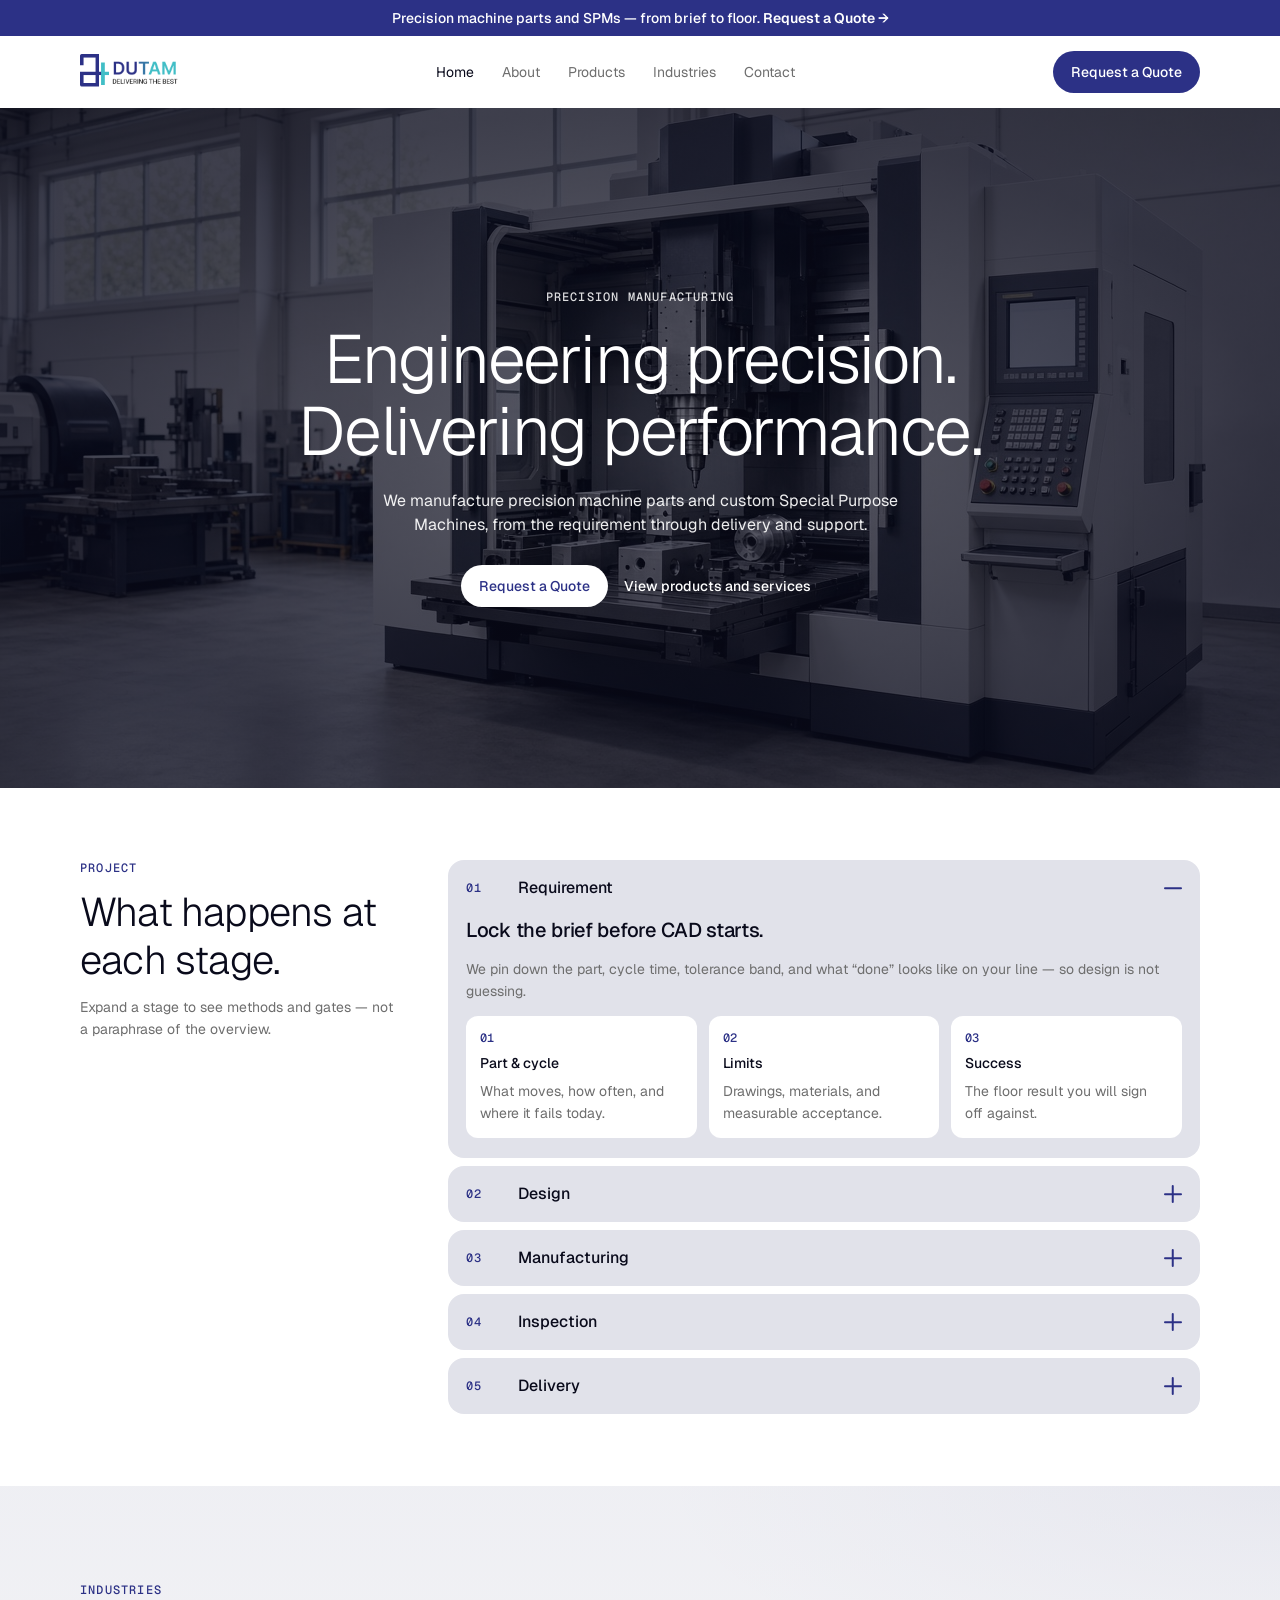
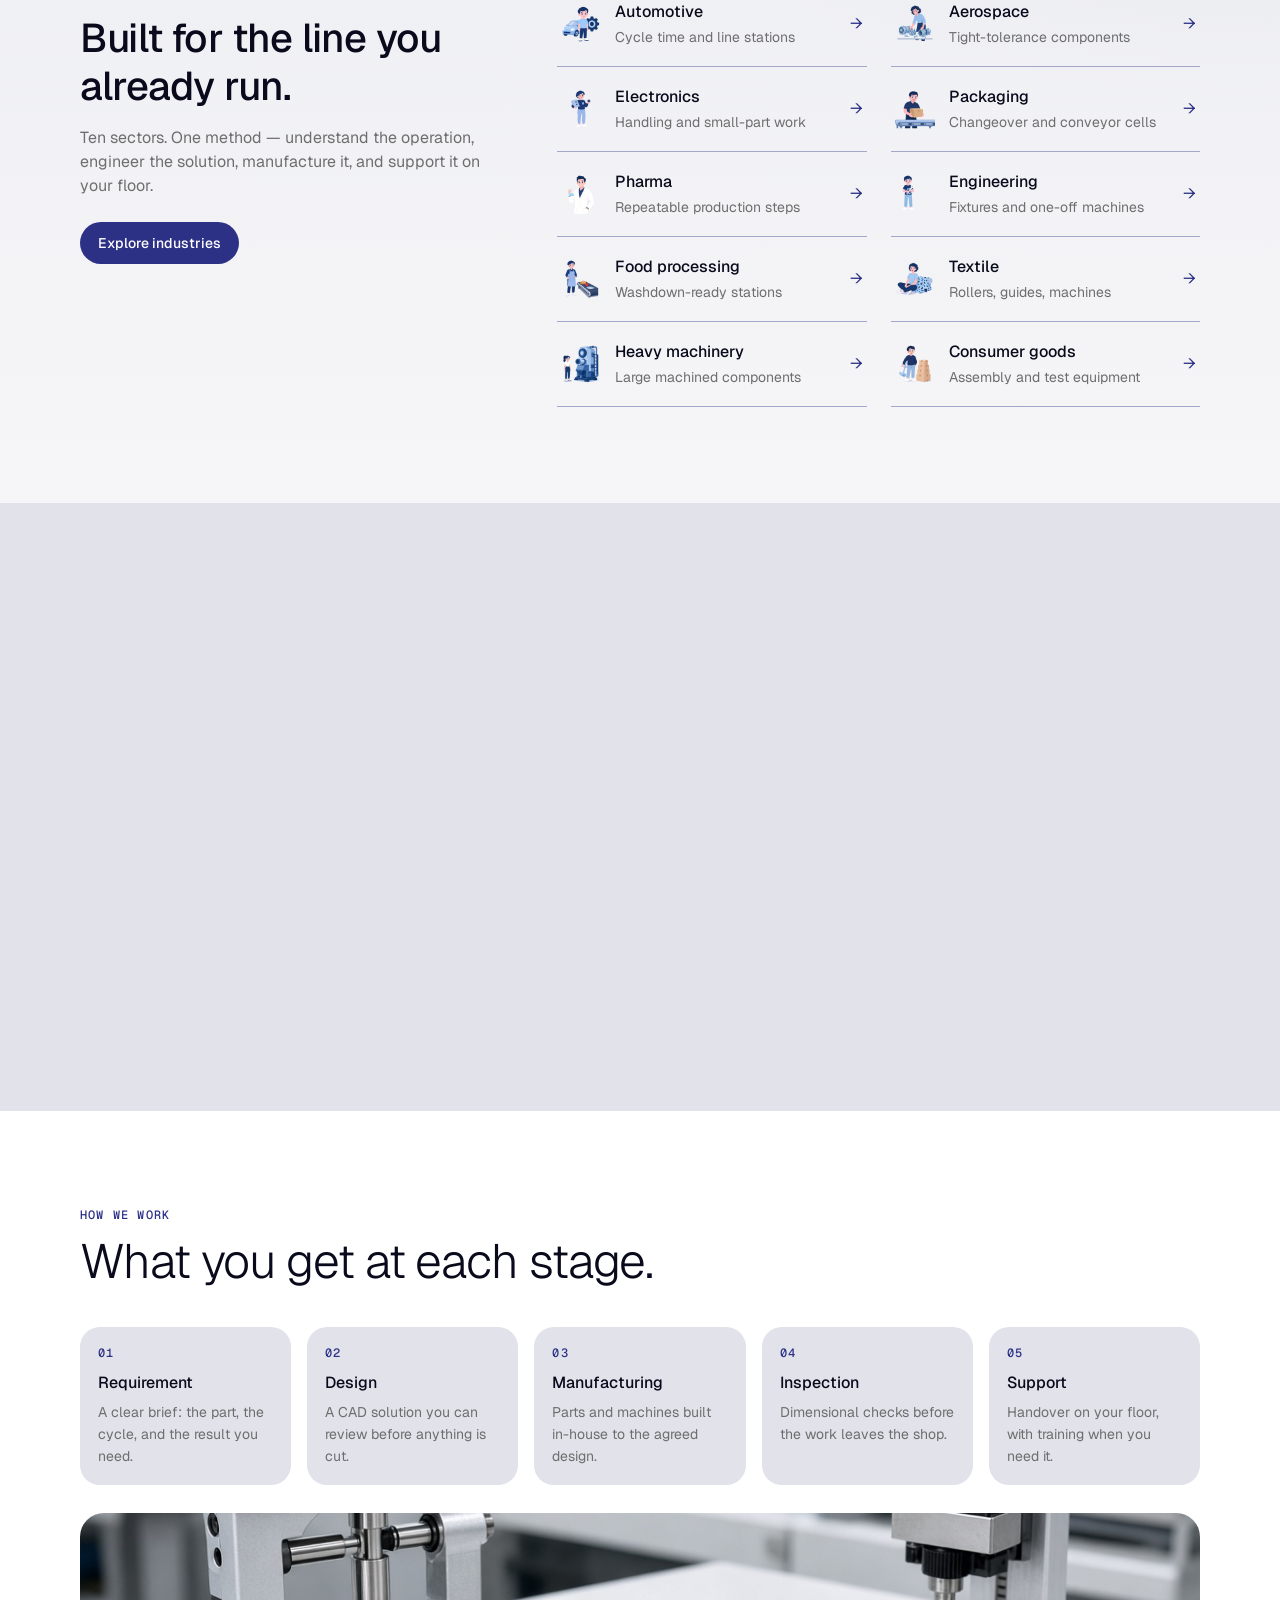
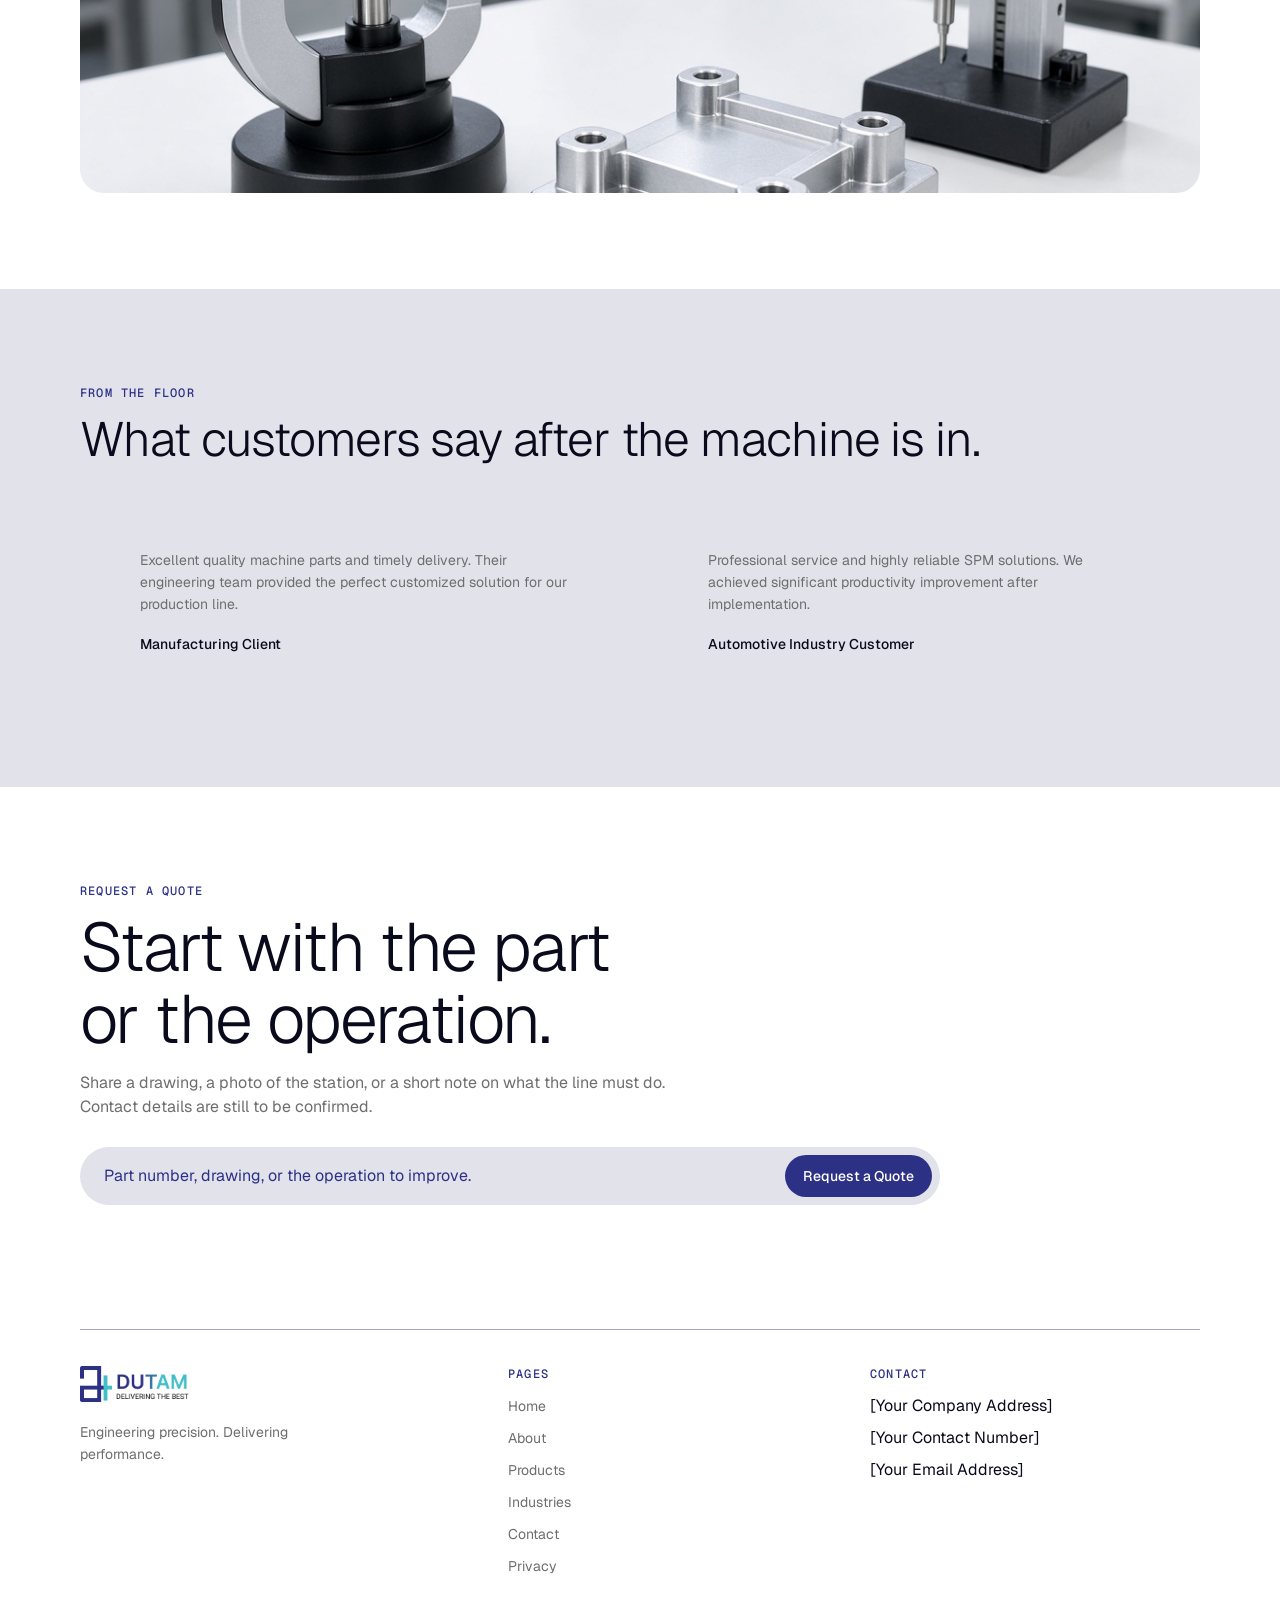
<file: index.html>
<!DOCTYPE html>
<html lang="en">
<head>
  <meta charset="utf-8">
  <meta name="viewport" content="width=device-width, initial-scale=1">
  <title>Dutam Machineries | Precision Machine Parts and Special Purpose Machines</title>
  <meta name="description" content="Dutam Machineries manufactures precision machine parts and custom Special Purpose Machines, from the requirement through delivery and support.">
  <link rel="preconnect" href="https://fonts.googleapis.com">
  <link rel="preconnect" href="https://fonts.gstatic.com" crossorigin>
  <link href="https://fonts.googleapis.com/css2?family=Geist+Mono:wght@500&family=Geist:wght@300;400;500;600&display=swap" rel="stylesheet">
  <link rel="stylesheet" href="css/styles.css">
  <script src="https://mcp.figma.com/mcp/html-to-design/capture.js" async></script>
</head>
<body class="page-enter">
<div class="site-chrome">
  <a class="announce-bar" href="contact.html">
    <span class="announce-full">Precision machine parts and SPMs — from brief to floor. <strong>Request a Quote →</strong></span>
    <span class="announce-short">Request a Quote →</span>
  </a>
<header class="site-header">
    <a class="logo" href="index.html"><img src="images/Logo.png" alt="Dutam" width="168" height="36"></a>
    <nav class="nav-links" aria-label="Primary"><a href="index.html" class="active">Home</a><a href="about.html">About</a><a href="services.html">Products</a><a href="industries.html">Industries</a><a href="contact.html">Contact</a><a class="btn header-cta-mobile" href="contact.html">Request a Quote</a></nav>
    <a class="btn header-cta" href="contact.html">Request a Quote</a>
    <button class="menu-btn" aria-label="Open menu" aria-expanded="false"><span></span></button>
  </header>
</div>
<main>
    <section class="hero-center" style="background-image:url('images/shop.jpg')">
      <div class="hero-copy">
        <div class="kicker">Precision manufacturing</div>
        <h1 class="display">Engineering precision.<br>Delivering performance.</h1>
        <p>We manufacture precision machine parts and custom Special Purpose Machines, from the requirement through delivery and support.</p>
        <div class="hero-actions">
          <a class="btn light" href="contact.html">Request a Quote</a>
          <a class="btn ghost" href="services.html">View products and services</a>
        </div>
      </div>
    </section>
    <section class="section tight"><div class="wrap">
      <div class="project" data-project>
        <div class="project-intro">
          <div class="eyebrow">Project</div>
          <h2>What happens at each stage.</h2>
          <p>Expand a stage to see methods and gates — not a paraphrase of the overview.</p>
        </div>
        <div class="project-steps">
          <div class="project-step is-open" data-step="requirement">
            <button type="button" class="project-step-toggle" aria-expanded="true" aria-controls="project-panel-requirement" id="project-tab-requirement">
              <span class="project-step-num">01</span>
              <span class="project-step-label">Requirement</span>
              <span class="project-step-icon" aria-hidden="true"></span>
            </button>
            <div class="project-step-collapse" id="project-panel-requirement" role="region" aria-labelledby="project-tab-requirement">
              <div class="project-step-panel">
                <h3>Lock the brief before CAD starts.</h3>
                <p>We pin down the part, cycle time, tolerance band, and what “done” looks like on your line — so design is not guessing.</p>
                <div class="mini-points">
                  <div><span>01</span><strong>Part &amp; cycle</strong><p>What moves, how often, and where it fails today.</p></div>
                  <div><span>02</span><strong>Limits</strong><p>Drawings, materials, and measurable acceptance.</p></div>
                  <div><span>03</span><strong>Success</strong><p>The floor result you will sign off against.</p></div>
                </div>
              </div>
            </div>
          </div>
          <div class="project-step" data-step="design">
            <button type="button" class="project-step-toggle" aria-expanded="false" aria-controls="project-panel-design" id="project-tab-design">
              <span class="project-step-num">02</span>
              <span class="project-step-label">Design</span>
              <span class="project-step-icon" aria-hidden="true"></span>
            </button>
            <div class="project-step-collapse" id="project-panel-design" role="region" aria-labelledby="project-tab-design">
              <div class="project-step-panel">
                <h3>Review the machine before metal moves.</h3>
                <p>CAD layouts, mechanisms, and envelopes you can mark up — fixtures, stations, and clearances fixed before the shop opens the job.</p>
                <div class="mini-points">
                  <div><span>01</span><strong>Layout</strong><p>Stations, reach, and how the part is held.</p></div>
                  <div><span>02</span><strong>Mechanism</strong><p>Motion, actuation, and sequencing in CAD.</p></div>
                  <div><span>03</span><strong>Sign-off</strong><p>Your review gate before any cut or weld.</p></div>
                </div>
              </div>
            </div>
          </div>
          <div class="project-step" data-step="manufacturing">
            <button type="button" class="project-step-toggle" aria-expanded="false" aria-controls="project-panel-manufacturing" id="project-tab-manufacturing">
              <span class="project-step-num">03</span>
              <span class="project-step-label">Manufacturing</span>
              <span class="project-step-icon" aria-hidden="true"></span>
            </button>
            <div class="project-step-collapse" id="project-panel-manufacturing" role="region" aria-labelledby="project-tab-manufacturing">
              <div class="project-step-panel">
                <h3>Cut, fabricate, and assemble in-house.</h3>
                <p>CNC, fabrication, and build happen on our floor from the approved design — same team that drew it stays with the metal.</p>
                <div class="mini-points">
                  <div><span>01</span><strong>CNC &amp; fab</strong><p>Turning, milling, and fabrication on the job.</p></div>
                  <div><span>02</span><strong>Build-up</strong><p>Assembly of the station or machine as designed.</p></div>
                  <div><span>03</span><strong>Trace</strong><p>Work tied back to the approved CAD revision.</p></div>
                </div>
              </div>
            </div>
          </div>
          <div class="project-step" data-step="inspection">
            <button type="button" class="project-step-toggle" aria-expanded="false" aria-controls="project-panel-inspection" id="project-tab-inspection">
              <span class="project-step-num">04</span>
              <span class="project-step-label">Inspection</span>
              <span class="project-step-icon" aria-hidden="true"></span>
            </button>
            <div class="project-step-collapse" id="project-panel-inspection" role="region" aria-labelledby="project-tab-inspection">
              <div class="project-step-panel">
                <h3>Measured against the drawing, not guesswork.</h3>
                <p>Dimensional checks on critical features as the job is built — and again on the finished part — before it leaves the shop.</p>
                <div class="mini-points">
                  <div><span>01</span><strong>In-process</strong><p>Checks while machining and build are underway.</p></div>
                  <div><span>02</span><strong>Critical dims</strong><p>Features that decide fit, function, and cycle.</p></div>
                  <div><span>03</span><strong>Release</strong><p>Final verify against your drawing before dispatch.</p></div>
                </div>
              </div>
            </div>
          </div>
          <div class="project-step" data-step="delivery">
            <button type="button" class="project-step-toggle" aria-expanded="false" aria-controls="project-panel-delivery" id="project-tab-delivery">
              <span class="project-step-num">05</span>
              <span class="project-step-label">Delivery</span>
              <span class="project-step-icon" aria-hidden="true"></span>
            </button>
            <div class="project-step-collapse" id="project-panel-delivery" role="region" aria-labelledby="project-tab-delivery">
              <div class="project-step-panel">
                <h3>On your floor until the station runs.</h3>
                <p>We deliver, install, and run through the operation with your team — then stay reachable when the line needs us after handover.</p>
                <div class="mini-points">
                  <div><span>01</span><strong>Handover</strong><p>Machine or parts arrive ready for the line.</p></div>
                  <div><span>02</span><strong>Commission</strong><p>Install, prove-out, and train operators on site.</p></div>
                  <div><span>03</span><strong>Aftercare</strong><p>Support after the first production shifts.</p></div>
                </div>
              </div>
            </div>
          </div>
        </div>
      </div>
    </div></section>
    <section class="section industries-home">
      <div class="wrap industries-home-layout">
        <div class="industries-home-intro">
          <div class="eyebrow">Industries</div>
          <h2>Built for the line you already run.</h2>
          <p>Ten sectors. One method — understand the operation, engineer the solution, manufacture it, and support it on your floor.</p>
          <a class="btn" href="industries.html">Explore industries</a>
        </div>
        <ul class="industry-index">
          <li>
            <a href="industries.html">
              <img src="images/icons/icon-automotive.png?v=3" alt="" width="40" height="40">
              <span class="industry-index-copy"><strong>Automotive</strong><em>Cycle time and line stations</em></span>
              <span class="industry-index-chev" aria-hidden="true">→</span>
            </a>
          </li>
          <li>
            <a href="industries.html">
              <img src="images/icons/icon-aerospace.png?v=3" alt="" width="40" height="40">
              <span class="industry-index-copy"><strong>Aerospace</strong><em>Tight-tolerance components</em></span>
              <span class="industry-index-chev" aria-hidden="true">→</span>
            </a>
          </li>
          <li>
            <a href="industries.html">
              <img src="images/icons/icon-electronics.png?v=3" alt="" width="40" height="40">
              <span class="industry-index-copy"><strong>Electronics</strong><em>Handling and small-part work</em></span>
              <span class="industry-index-chev" aria-hidden="true">→</span>
            </a>
          </li>
          <li>
            <a href="industries.html">
              <img src="images/icons/icon-packaging.png?v=3" alt="" width="40" height="40">
              <span class="industry-index-copy"><strong>Packaging</strong><em>Changeover and conveyor cells</em></span>
              <span class="industry-index-chev" aria-hidden="true">→</span>
            </a>
          </li>
          <li>
            <a href="industries.html">
              <img src="images/icons/icon-pharma.png?v=3" alt="" width="40" height="40">
              <span class="industry-index-copy"><strong>Pharma</strong><em>Repeatable production steps</em></span>
              <span class="industry-index-chev" aria-hidden="true">→</span>
            </a>
          </li>
          <li>
            <a href="industries.html">
              <img src="images/icons/icon-engineering.png?v=3" alt="" width="40" height="40">
              <span class="industry-index-copy"><strong>Engineering</strong><em>Fixtures and one-off machines</em></span>
              <span class="industry-index-chev" aria-hidden="true">→</span>
            </a>
          </li>
          <li>
            <a href="industries.html">
              <img src="images/icons/icon-food.png?v=3" alt="" width="40" height="40">
              <span class="industry-index-copy"><strong>Food processing</strong><em>Washdown-ready stations</em></span>
              <span class="industry-index-chev" aria-hidden="true">→</span>
            </a>
          </li>
          <li>
            <a href="industries.html">
              <img src="images/icons/icon-textile.png?v=3" alt="" width="40" height="40">
              <span class="industry-index-copy"><strong>Textile</strong><em>Rollers, guides, machines</em></span>
              <span class="industry-index-chev" aria-hidden="true">→</span>
            </a>
          </li>
          <li>
            <a href="industries.html">
              <img src="images/icons/icon-heavy.png?v=3" alt="" width="40" height="40">
              <span class="industry-index-copy"><strong>Heavy machinery</strong><em>Large machined components</em></span>
              <span class="industry-index-chev" aria-hidden="true">→</span>
            </a>
          </li>
          <li>
            <a href="industries.html">
              <img src="images/icons/icon-consumer.png?v=3" alt="" width="40" height="40">
              <span class="industry-index-copy"><strong>Consumer goods</strong><em>Assembly and test equipment</em></span>
              <span class="industry-index-chev" aria-hidden="true">→</span>
            </a>
          </li>
        </ul>
      </div>
    </section>
    <section class="section tint"><div class="wrap">
      <div class="section-head"><div class="eyebrow">What we build</div><h2>Machines, parts, and the work around them.</h2></div>
      <div class="cap-grid"><a class="cap" href="services/special-purpose-machines.html"><div class="num">01</div><h3>Special Purpose Machines</h3><p>Custom-built for one production requirement.</p></a><a class="cap" href="services/precision-machine-parts.html"><div class="num">02</div><h3>Precision Machine Parts</h3><p>Shafts, bushes, gears, couplings, rollers, flanges.</p></a><a class="cap" href="services/industrial-automation.html"><div class="num">03</div><h3>Industrial Automation</h3><p>Assembly, inspection, handling, and control.</p></a><a class="cap" href="services/assembly-and-testing.html"><div class="num">04</div><h3>Assembly and Testing</h3><p>Put parts together and confirm they are right.</p></a><a class="cap" href="services/jigs-fixtures-and-tooling.html"><div class="num">05</div><h3>Jigs, Fixtures and Tooling</h3><p>Locate the part the same way every time.</p></a><a class="cap" href="services/cnc-machining.html"><div class="num">06</div><h3>CNC Machining</h3><p>Turning and milling, then inspection.</p></a><a class="cap" href="services/retrofit-and-upgradation.html"><div class="num">07</div><h3>Retrofit and Upgradation</h3><p>Improve the machine you already own.</p></a><a class="cap" href="services/custom-engineering.html"><div class="num">08</div><h3>Custom Engineering</h3><p>A machine, parts, tooling, or all three.</p></a></div>
    </div></section>
    <section class="section"><div class="wrap">
      <div class="section-head"><div class="eyebrow">How we work</div><h2>What you get at each stage.</h2></div>
      <div class="steps"><article class="step"><div class="num">01</div><h3>Requirement</h3><p>A clear brief: the part, the cycle, and the result you need.</p></article><article class="step"><div class="num">02</div><h3>Design</h3><p>A CAD solution you can review before anything is cut.</p></article><article class="step"><div class="num">03</div><h3>Manufacturing</h3><p>Parts and machines built in-house to the agreed design.</p></article><article class="step"><div class="num">04</div><h3>Inspection</h3><p>Dimensional checks before the work leaves the shop.</p></article><article class="step"><div class="num">05</div><h3>Support</h3><p>Handover on your floor, with training when you need it.</p></article></div>
      <div class="process-photo" style="background-image:url('images/inspection.jpg')" role="img" aria-label="Inspection equipment on the bench"></div>
    </div></section>
    <section class="section tint"><div class="wrap">
      <div class="section-head"><div class="eyebrow">From the floor</div><h2>What customers say after the machine is in.</h2></div>
      <div class="quotes"><blockquote class="quote"><p>Excellent quality machine parts and timely delivery. Their engineering team provided the perfect customized solution for our production line.</p><footer>Manufacturing Client</footer></blockquote><blockquote class="quote"><p>Professional service and highly reliable SPM solutions. We achieved significant productivity improvement after implementation.</p><footer>Automotive Industry Customer</footer></blockquote></div>
    </div></section>
    <section class="section close"><div class="wrap">
    <div class="eyebrow">Request a Quote</div>
    <h2 class="display">Start with the part<br>or the operation.</h2>
    <p>Share a drawing, a photo of the station, or a short note on what the line must do. Contact details are still to be confirmed.</p>
    <form class="ask" action="contact.html" method="get">
      <input name="note" placeholder="Part number, drawing, or the operation to improve." aria-label="Part number, drawing, or the operation to improve.">
      <button class="btn" type="submit">Request a Quote</button>
    </form>
  </div></section>
  </main>
<footer class="footer"><div class="wrap"><div class="rule"></div><div class="footer-row">
    <div><a class="footer-logo" href="index.html"><img src="images/Logo.png" alt="Dutam" width="180" height="40"></a><p class="tag">Engineering precision. Delivering performance.</p></div>
    <div><div class="eyebrow">Pages</div><ul><li><a href="index.html">Home</a></li><li><a href="about.html">About</a></li><li><a href="services.html">Products</a></li><li><a href="industries.html">Industries</a></li><li><a href="contact.html">Contact</a></li><li><a href="privacy.html">Privacy</a></li></ul></div>
    <div><div class="eyebrow">Contact</div><ul><li>[Your Company Address]</li><li>[Your Contact Number]</li><li>[Your Email Address]</li></ul></div>
  </div></div></footer>
<script src="js/main.js"></script>
</body>
</html>
</file>
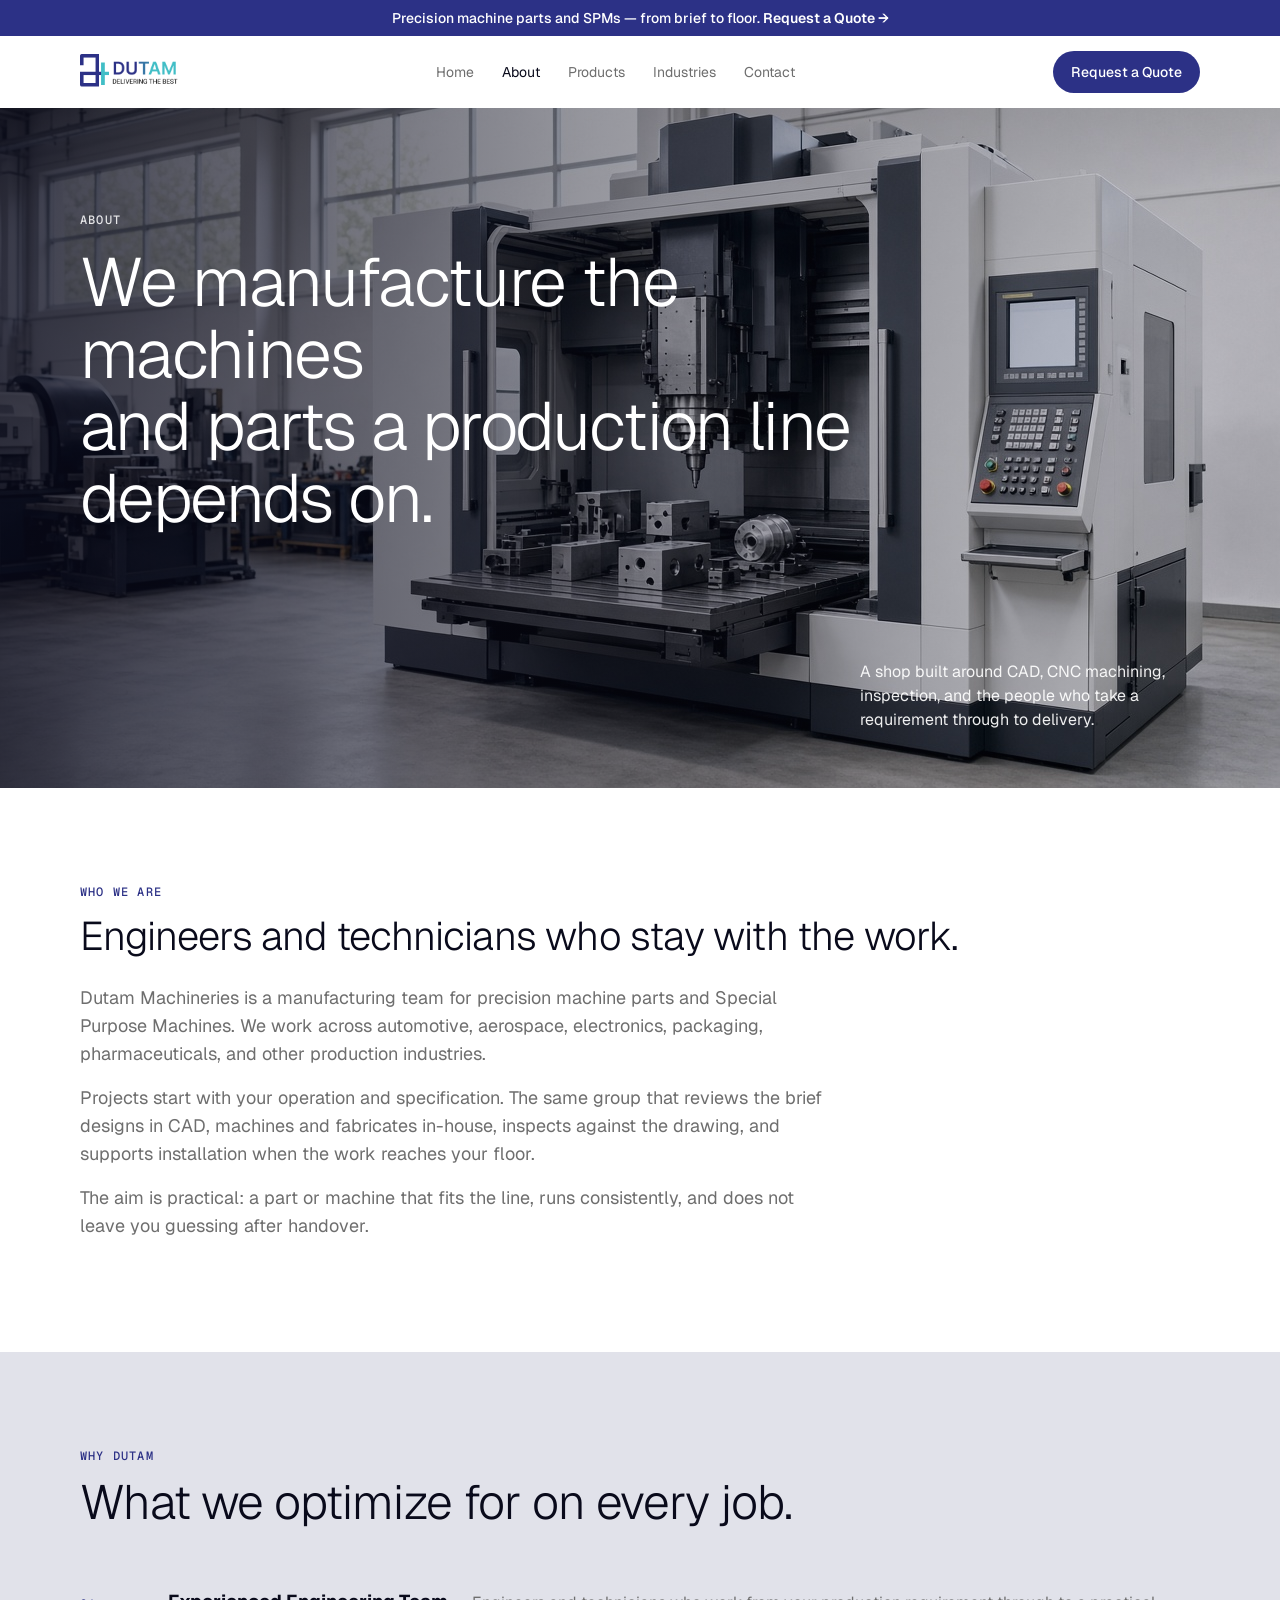
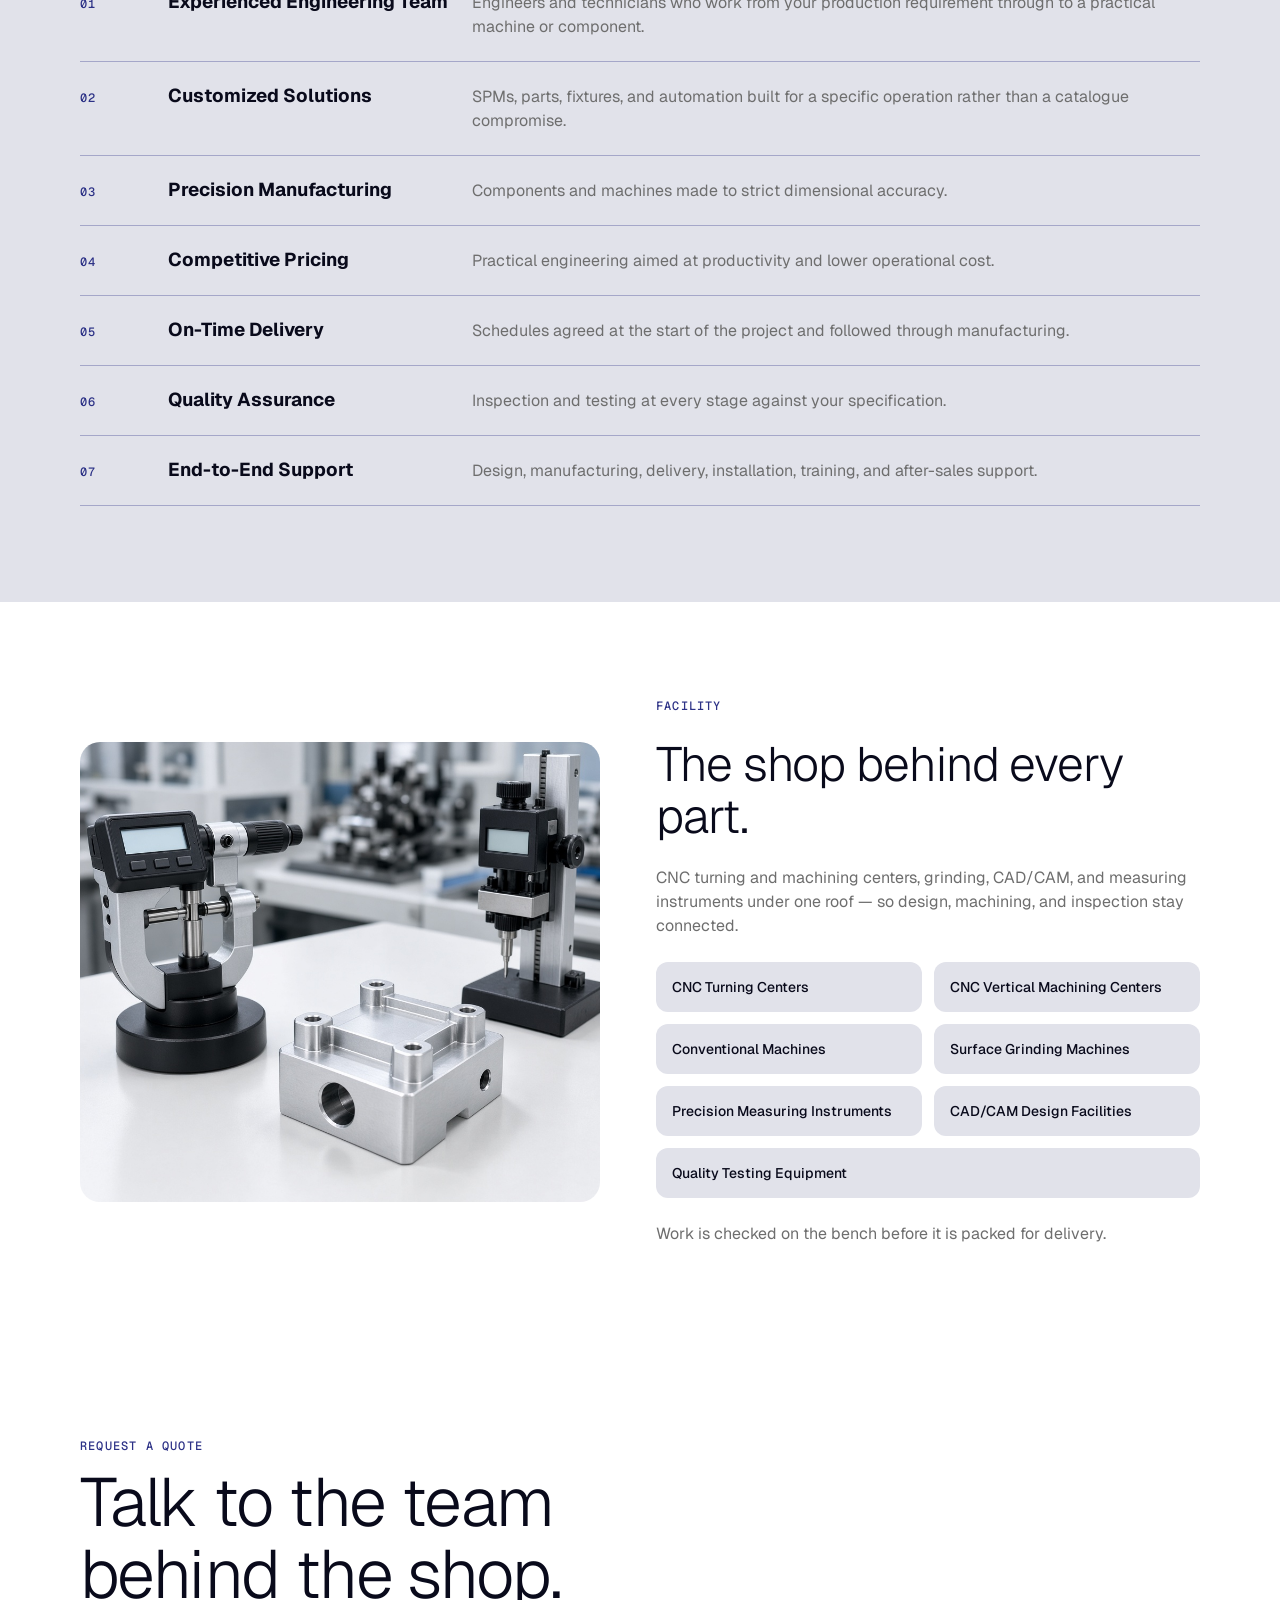
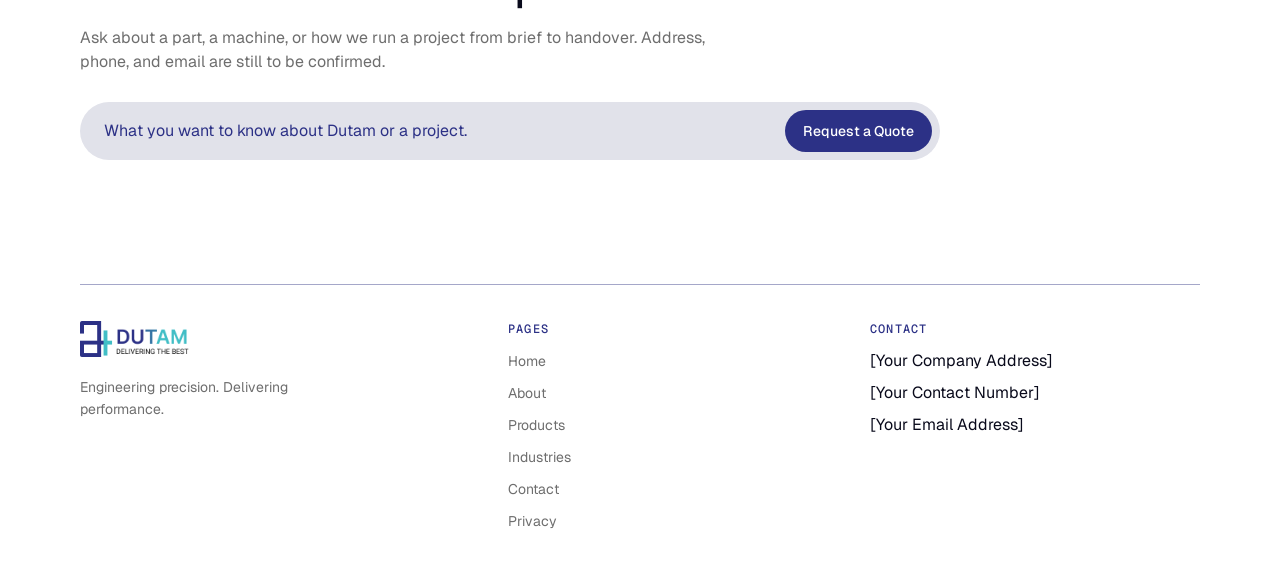
<file: about.html>
<!DOCTYPE html>
<html lang="en">
<head>
  <meta charset="utf-8">
  <meta name="viewport" content="width=device-width, initial-scale=1">
  <title>About | Dutam Machineries</title>
  <meta name="description" content="Dutam Machineries manufactures machine parts and Special Purpose Machines, with precision engineering and end-to-end support.">
  <link rel="preconnect" href="https://fonts.googleapis.com">
  <link rel="preconnect" href="https://fonts.gstatic.com" crossorigin>
  <link href="https://fonts.googleapis.com/css2?family=Geist+Mono:wght@500&family=Geist:wght@300;400;500;600&display=swap" rel="stylesheet">
  <link rel="stylesheet" href="css/styles.css">
  <script src="https://mcp.figma.com/mcp/html-to-design/capture.js" async></script>
</head>
<body class="page-enter">
<div class="site-chrome">
  <a class="announce-bar" href="contact.html">
    <span class="announce-full">Precision machine parts and SPMs — from brief to floor. <strong>Request a Quote →</strong></span>
    <span class="announce-short">Request a Quote →</span>
  </a>
<header class="site-header">
    <a class="logo" href="index.html"><img src="images/Logo.png" alt="Dutam" width="168" height="36"></a>
    <nav class="nav-links" aria-label="Primary"><a href="index.html">Home</a><a href="about.html" class="active">About</a><a href="services.html">Products</a><a href="industries.html">Industries</a><a href="contact.html">Contact</a><a class="btn header-cta-mobile" href="contact.html">Request a Quote</a></nav>
    <a class="btn header-cta" href="contact.html">Request a Quote</a>
    <button class="menu-btn" aria-label="Open menu" aria-expanded="false"><span></span></button>
  </header>
</div>
<main>
    <section class="hero-statement" style="background-image:url('images/shop.jpg')"><div class="statement">
      <div><div class="kicker">About</div><h1>We manufacture the machines<br>and parts a production line<br>depends on.</h1></div>
      <p class="statement-note">A shop built around CAD, CNC machining, inspection, and the people who take a requirement through to delivery.</p>
    </div></section>
    <section class="section who"><div class="wrap">
      <div class="eyebrow">Who we are</div>
      <h2>Engineers and technicians who stay with the work.</h2>
      <p>Dutam Machineries is a manufacturing team for precision machine parts and Special Purpose Machines. We work across automotive, aerospace, electronics, packaging, pharmaceuticals, and other production industries.</p>
      <p>Projects start with your operation and specification. The same group that reviews the brief designs in CAD, machines and fabricates in-house, inspects against the drawing, and supports installation when the work reaches your floor.</p>
      <p>The aim is practical: a part or machine that fits the line, runs consistently, and does not leave you guessing after handover.</p>
    </div></section>
    <section class="section tint"><div class="wrap">
      <div class="section-head"><div class="eyebrow">Why Dutam</div><h2>What we optimize for on every job.</h2></div>
      <article class="why-row"><span>01</span><h3>Experienced Engineering Team</h3><p>Engineers and technicians who work from your production requirement through to a practical machine or component.</p></article><article class="why-row"><span>02</span><h3>Customized Solutions</h3><p>SPMs, parts, fixtures, and automation built for a specific operation rather than a catalogue compromise.</p></article><article class="why-row"><span>03</span><h3>Precision Manufacturing</h3><p>Components and machines made to strict dimensional accuracy.</p></article><article class="why-row"><span>04</span><h3>Competitive Pricing</h3><p>Practical engineering aimed at productivity and lower operational cost.</p></article><article class="why-row"><span>05</span><h3>On-Time Delivery</h3><p>Schedules agreed at the start of the project and followed through manufacturing.</p></article><article class="why-row"><span>06</span><h3>Quality Assurance</h3><p>Inspection and testing at every stage against your specification.</p></article><article class="why-row"><span>07</span><h3>End-to-End Support</h3><p>Design, manufacturing, delivery, installation, training, and after-sales support.</p></article>
    </div></section>
    <section class="section"><div class="wrap facility-split">
      <img class="facility-photo" src="images/inspection.jpg" alt="Precision inspection gauges and a machined block on the bench">
      <div class="facility-copy">
        <div class="eyebrow">Facility</div>
        <h2>The shop behind every part.</h2>
        <p>CNC turning and machining centers, grinding, CAD/CAM, and measuring instruments under one roof — so design, machining, and inspection stay connected.</p>
        <ul class="equip-grid">
          <li>CNC Turning Centers</li>
          <li>CNC Vertical Machining Centers</li>
          <li>Conventional Machines</li>
          <li>Surface Grinding Machines</li>
          <li>Precision Measuring Instruments</li>
          <li>CAD/CAM Design Facilities</li>
          <li class="span">Quality Testing Equipment</li>
        </ul>
        <p class="facility-note">Work is checked on the bench before it is packed for delivery.</p>
      </div>
    </div></section>
    <section class="section close"><div class="wrap">
    <div class="eyebrow">Request a Quote</div>
    <h2 class="display">Talk to the team<br>behind the shop.</h2>
    <p>Ask about a part, a machine, or how we run a project from brief to handover. Address, phone, and email are still to be confirmed.</p>
    <form class="ask" action="contact.html" method="get">
      <input name="note" placeholder="What you want to know about Dutam or a project." aria-label="What you want to know about Dutam or a project.">
      <button class="btn" type="submit">Request a Quote</button>
    </form>
  </div></section>
  </main>
<footer class="footer"><div class="wrap"><div class="rule"></div><div class="footer-row">
    <div><a class="footer-logo" href="index.html"><img src="images/Logo.png" alt="Dutam" width="180" height="40"></a><p class="tag">Engineering precision. Delivering performance.</p></div>
    <div><div class="eyebrow">Pages</div><ul><li><a href="index.html">Home</a></li><li><a href="about.html">About</a></li><li><a href="services.html">Products</a></li><li><a href="industries.html">Industries</a></li><li><a href="contact.html">Contact</a></li><li><a href="privacy.html">Privacy</a></li></ul></div>
    <div><div class="eyebrow">Contact</div><ul><li>[Your Company Address]</li><li>[Your Contact Number]</li><li>[Your Email Address]</li></ul></div>
  </div></div></footer>
<script src="js/main.js"></script>
</body>
</html>
</file>
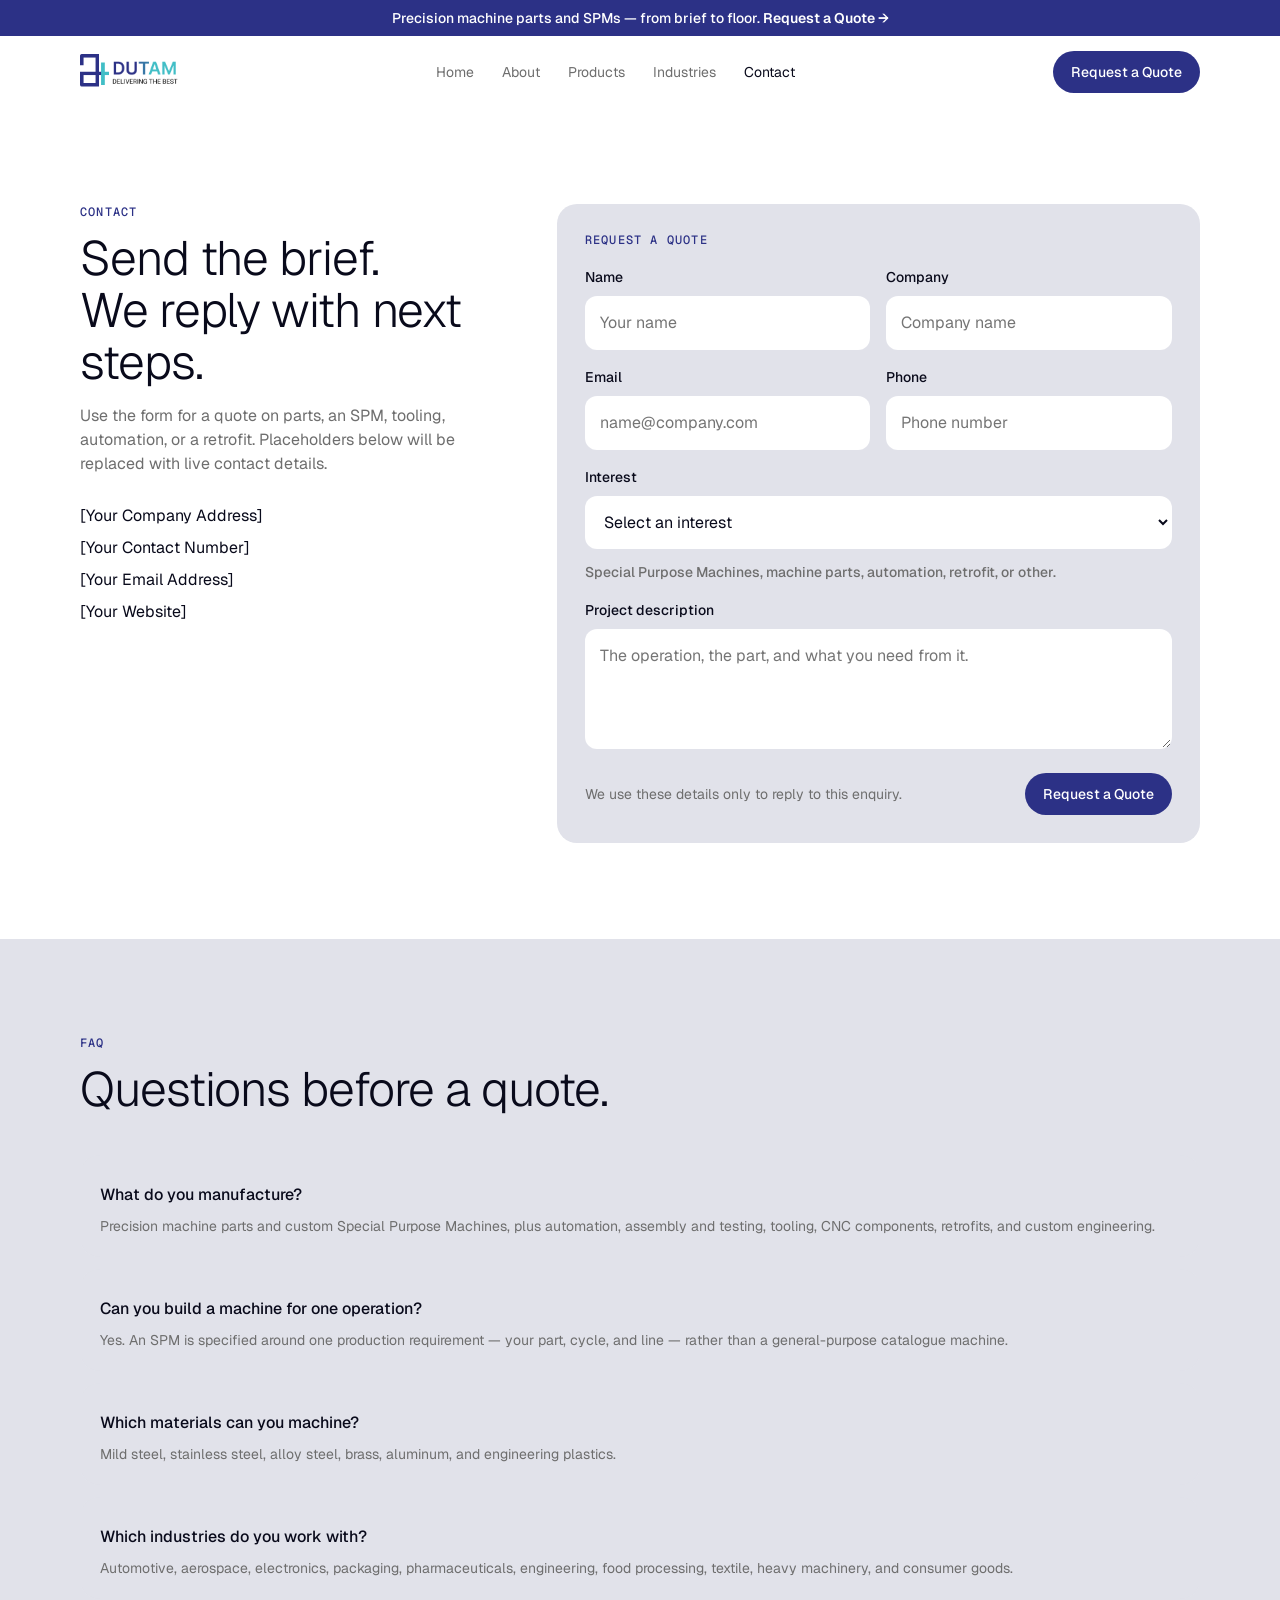
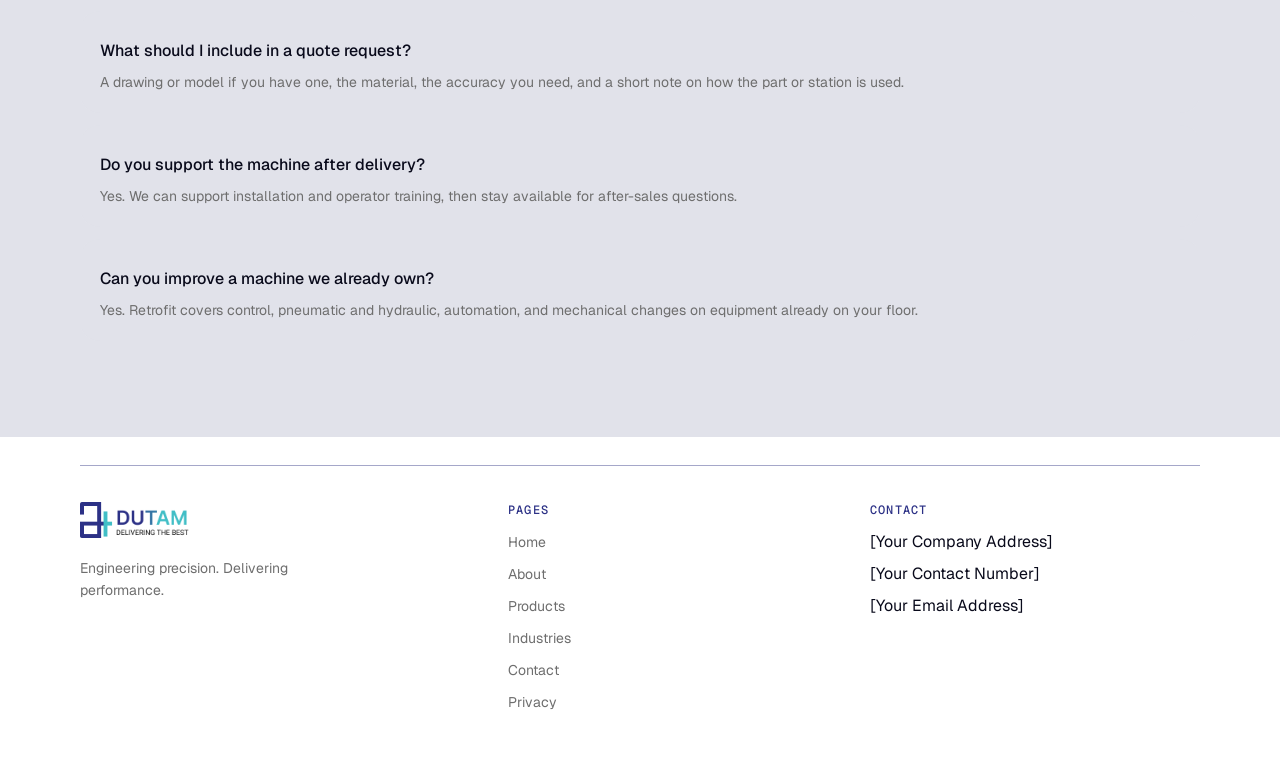
<file: contact.html>
<!DOCTYPE html>
<html lang="en">
<head>
  <meta charset="utf-8">
  <meta name="viewport" content="width=device-width, initial-scale=1">
  <title>Contact | Dutam Machineries</title>
  <meta name="description" content="Request a Quote for machine parts, Special Purpose Machines, or industrial automation.">
  <link rel="preconnect" href="https://fonts.googleapis.com">
  <link rel="preconnect" href="https://fonts.gstatic.com" crossorigin>
  <link href="https://fonts.googleapis.com/css2?family=Geist+Mono:wght@500&family=Geist:wght@300;400;500;600&display=swap" rel="stylesheet">
  <link rel="stylesheet" href="css/styles.css">
  <script src="https://mcp.figma.com/mcp/html-to-design/capture.js" async></script>
</head>
<body class="page-enter">
<div class="site-chrome">
  <a class="announce-bar" href="contact.html">
    <span class="announce-full">Precision machine parts and SPMs — from brief to floor. <strong>Request a Quote →</strong></span>
    <span class="announce-short">Request a Quote →</span>
  </a>
<header class="site-header">
    <a class="logo" href="index.html"><img src="images/Logo.png" alt="Dutam" width="168" height="36"></a>
    <nav class="nav-links" aria-label="Primary"><a href="index.html">Home</a><a href="about.html">About</a><a href="services.html">Products</a><a href="industries.html">Industries</a><a href="contact.html" class="active">Contact</a><a class="btn header-cta-mobile" href="contact.html">Request a Quote</a></nav>
    <a class="btn header-cta" href="contact.html">Request a Quote</a>
    <button class="menu-btn" aria-label="Open menu" aria-expanded="false"><span></span></button>
  </header>
</div>
<main>
    <section class="section"><div class="wrap contact-band">
      <div>
        <div class="eyebrow">Contact</div>
        <h1>Send the brief.<br>We reply with next steps.</h1>
        <p class="lead">Use the form for a quote on parts, an SPM, tooling, automation, or a retrofit. Placeholders below will be replaced with live contact details.</p>
        <div class="details"><div>[Your Company Address]</div><div>[Your Contact Number]</div><div>[Your Email Address]</div><div>[Your Website]</div></div>
      </div>
      <form class="form-card" id="quote-form">
        <div class="eyebrow">Request a Quote</div>
        <div class="form-grid">
          <label class="field"><span>Name</span><input name="name" required placeholder="Your name"></label>
          <label class="field"><span>Company</span><input name="company" placeholder="Company name"></label>
          <label class="field"><span>Email</span><input name="email" type="email" required placeholder="name@company.com"></label>
          <label class="field"><span>Phone</span><input name="phone" placeholder="Phone number"></label>
          <label class="field wide"><span>Interest</span>
            <select name="interest" required>
              <option value="">Select an interest</option>
              <option>Special Purpose Machines</option><option>Machine parts</option><option>Automation</option><option>Retrofit</option><option>Other</option>
            </select>
            <span class="hint">Special Purpose Machines, machine parts, automation, retrofit, or other.</span>
          </label>
          <label class="field wide"><span>Project description</span><textarea name="description" required placeholder="The operation, the part, and what you need from it."></textarea></label>
          <div class="field wide form-actions"><p>We use these details only to reply to this enquiry.</p><button class="btn" type="submit">Request a Quote</button></div>
        </div>
      </form>
    </div></section>
    <section class="section tint"><div class="wrap">
      <div class="section-head"><div class="eyebrow">FAQ</div><h2>Questions before a quote.</h2></div>
      <div class="faq-list"><article class="faq"><h3>What do you manufacture?</h3><p>Precision machine parts and custom Special Purpose Machines, plus automation, assembly and testing, tooling, CNC components, retrofits, and custom engineering.</p></article><article class="faq"><h3>Can you build a machine for one operation?</h3><p>Yes. An SPM is specified around one production requirement — your part, cycle, and line — rather than a general-purpose catalogue machine.</p></article><article class="faq"><h3>Which materials can you machine?</h3><p>Mild steel, stainless steel, alloy steel, brass, aluminum, and engineering plastics.</p></article><article class="faq"><h3>Which industries do you work with?</h3><p>Automotive, aerospace, electronics, packaging, pharmaceuticals, engineering, food processing, textile, heavy machinery, and consumer goods.</p></article><article class="faq"><h3>What should I include in a quote request?</h3><p>A drawing or model if you have one, the material, the accuracy you need, and a short note on how the part or station is used.</p></article><article class="faq"><h3>Do you support the machine after delivery?</h3><p>Yes. We can support installation and operator training, then stay available for after-sales questions.</p></article><article class="faq"><h3>Can you improve a machine we already own?</h3><p>Yes. Retrofit covers control, pneumatic and hydraulic, automation, and mechanical changes on equipment already on your floor.</p></article></div>
    </div></section>
  </main>
<footer class="footer"><div class="wrap"><div class="rule"></div><div class="footer-row">
    <div><a class="footer-logo" href="index.html"><img src="images/Logo.png" alt="Dutam" width="180" height="40"></a><p class="tag">Engineering precision. Delivering performance.</p></div>
    <div><div class="eyebrow">Pages</div><ul><li><a href="index.html">Home</a></li><li><a href="about.html">About</a></li><li><a href="services.html">Products</a></li><li><a href="industries.html">Industries</a></li><li><a href="contact.html">Contact</a></li><li><a href="privacy.html">Privacy</a></li></ul></div>
    <div><div class="eyebrow">Contact</div><ul><li>[Your Company Address]</li><li>[Your Contact Number]</li><li>[Your Email Address]</li></ul></div>
  </div></div></footer>
<script src="js/main.js"></script>
</body>
</html>
</file>
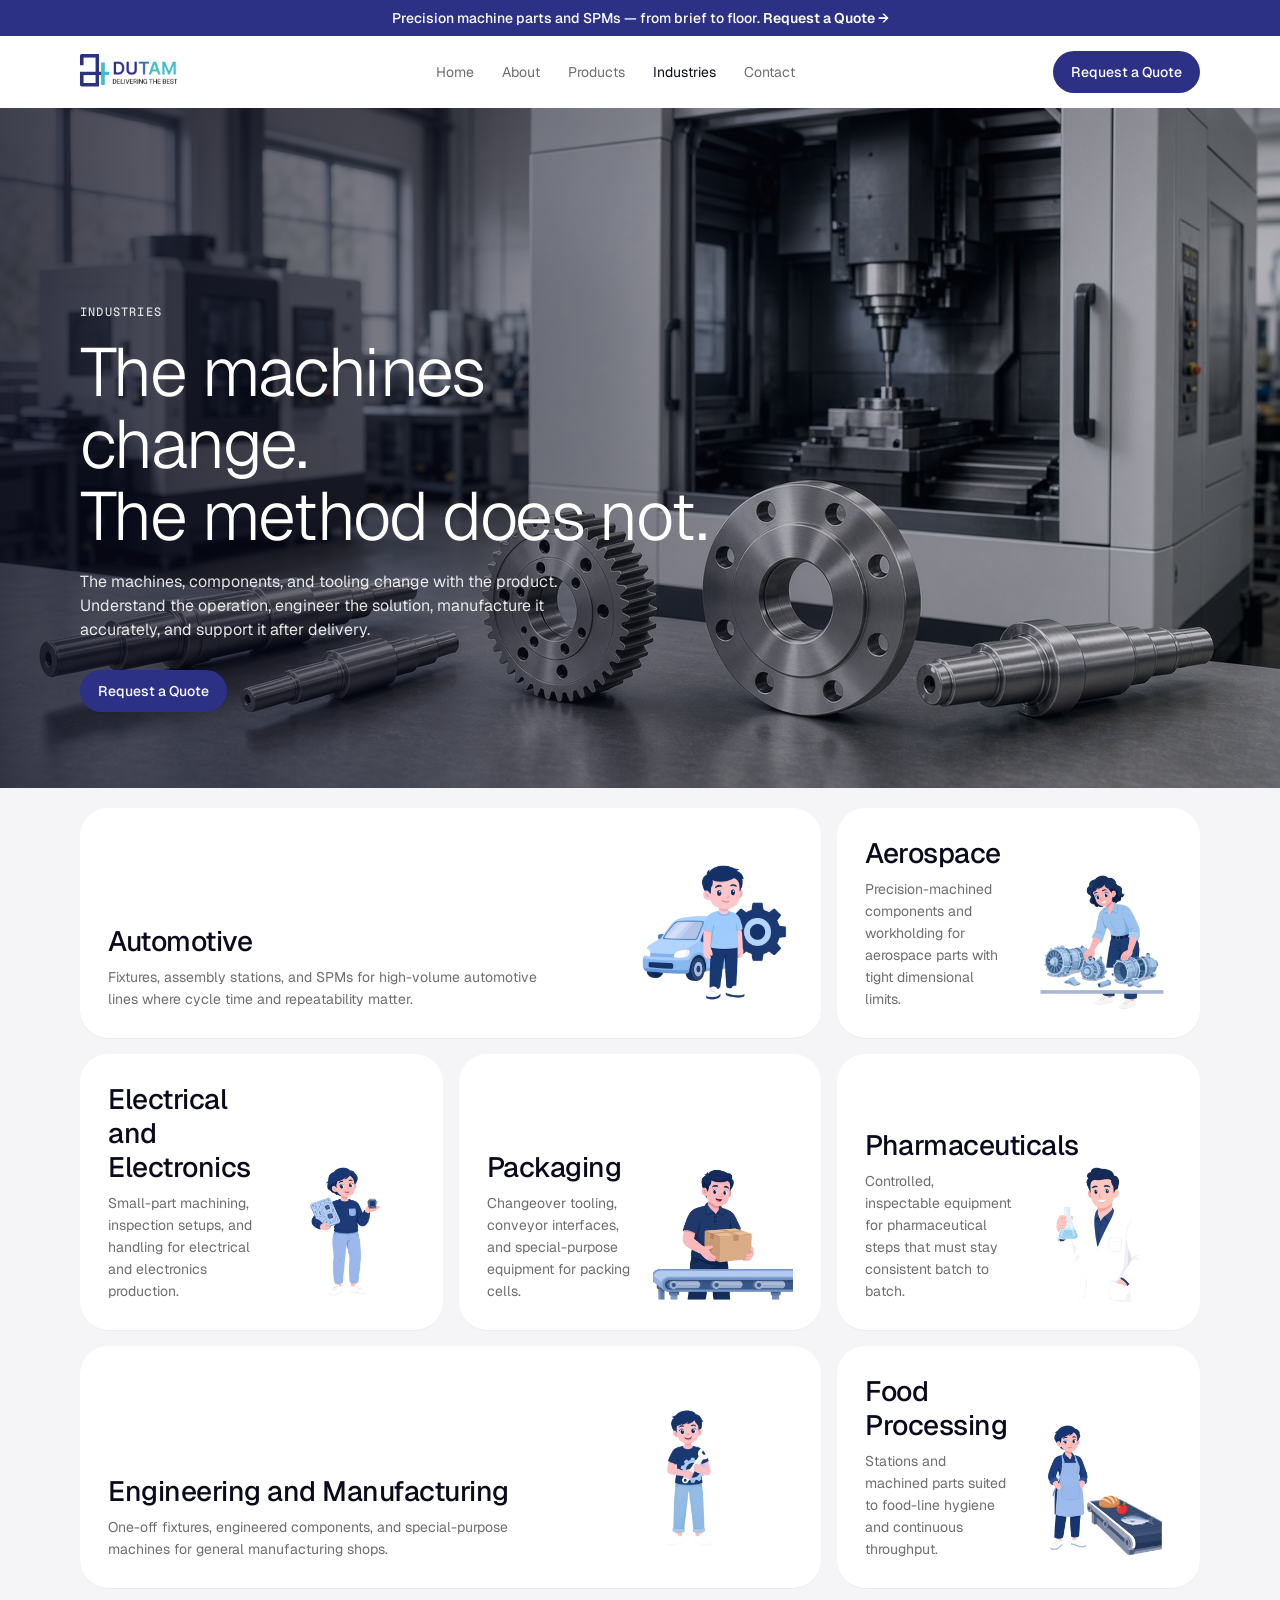
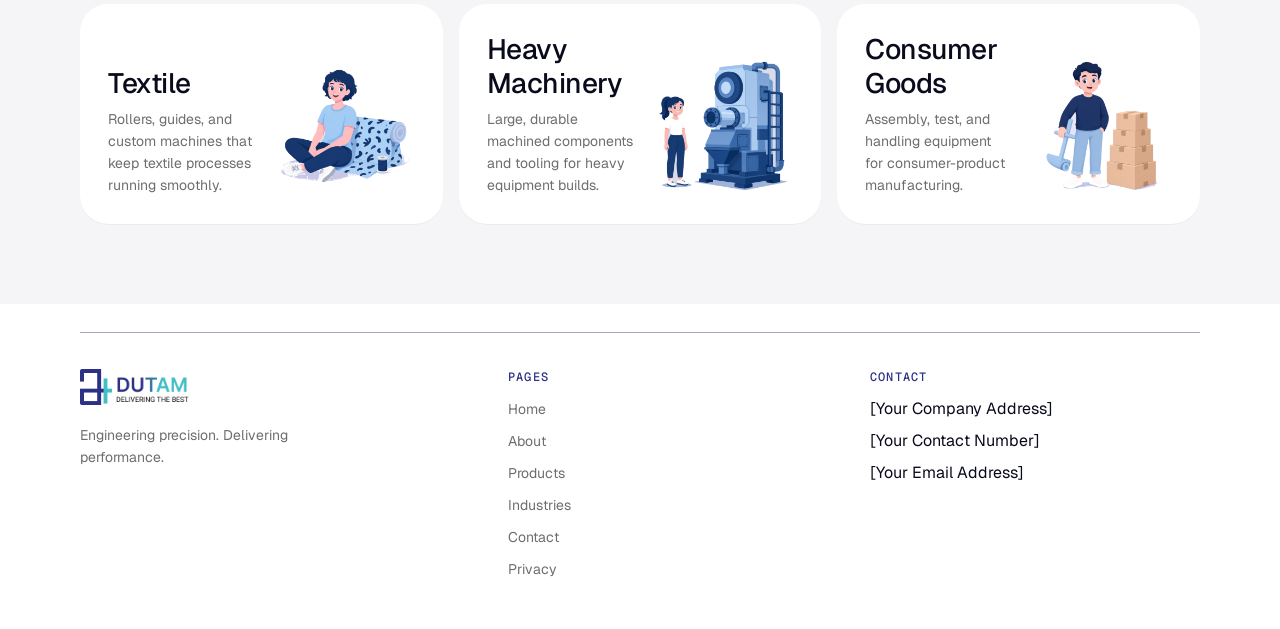
<file: industries.html>
<!DOCTYPE html>
<html lang="en">
<head>
  <meta charset="utf-8">
  <meta name="viewport" content="width=device-width, initial-scale=1">
  <title>Industries | Dutam Machineries</title>
  <meta name="description" content="Machine parts, Special Purpose Machines, and automation for the industries Dutam Machineries serves.">
  <link rel="preconnect" href="https://fonts.googleapis.com">
  <link rel="preconnect" href="https://fonts.gstatic.com" crossorigin>
  <link href="https://fonts.googleapis.com/css2?family=Geist+Mono:wght@500&family=Geist:wght@300;400;500;600&display=swap" rel="stylesheet">
  <link rel="stylesheet" href="css/styles.css">
  <script src="https://mcp.figma.com/mcp/html-to-design/capture.js" async></script>
</head>
<body class="page-enter">
<div class="site-chrome">
  <a class="announce-bar" href="contact.html">
    <span class="announce-full">Precision machine parts and SPMs — from brief to floor. <strong>Request a Quote →</strong></span>
    <span class="announce-short">Request a Quote →</span>
  </a>
<header class="site-header">
    <a class="logo" href="index.html"><img src="images/Logo.png" alt="Dutam" width="168" height="36"></a>
    <nav class="nav-links" aria-label="Primary"><a href="index.html">Home</a><a href="about.html">About</a><a href="services.html">Products</a><a href="industries.html" class="active">Industries</a><a href="contact.html">Contact</a><a class="btn header-cta-mobile" href="contact.html">Request a Quote</a></nav>
    <a class="btn header-cta" href="contact.html">Request a Quote</a>
    <button class="menu-btn" aria-label="Open menu" aria-expanded="false"><span></span></button>
  </header>
</div>
<main>
  <section class="bento-hero">
    <img src="images/industries-hero.jpg" alt="Finished shafts, a gear, and a flange in front of CNC machining centers">
    <div class="wrap bento-hero-inner">
      <div class="bento-hero-copy">
        <p class="eyebrow">Industries</p>
        <h1>The machines change.<br>The method does not.</h1>
        <p>The machines, components, and tooling change with the product. Understand the operation, engineer the solution, manufacture it accurately, and support it after delivery.</p>
        <a class="btn" href="contact.html">Request a Quote</a>
      </div>
    </div>
  </section>
  <section class="bento-section">
    <div class="wrap bento">
      <article class="tile tile-wide">
        <span class="tile-mark"><img src="images/icons/icon-automotive.png?v=3" alt=""></span>
        <div class="tile-copy"><h2>Automotive</h2><p>Fixtures, assembly stations, and SPMs for high-volume automotive lines where cycle time and repeatability matter.</p></div>
      </article>
      <article class="tile">
        <span class="tile-mark"><img src="images/icons/icon-aerospace.png?v=3" alt=""></span>
        <div class="tile-copy"><h2>Aerospace</h2><p>Precision-machined components and workholding for aerospace parts with tight dimensional limits.</p></div>
      </article>
      <article class="tile">
        <span class="tile-mark"><img src="images/icons/icon-electronics.png?v=3" alt=""></span>
        <div class="tile-copy"><h2>Electrical and Electronics</h2><p>Small-part machining, inspection setups, and handling for electrical and electronics production.</p></div>
      </article>
      <article class="tile">
        <span class="tile-mark"><img src="images/icons/icon-packaging.png?v=3" alt=""></span>
        <div class="tile-copy"><h2>Packaging</h2><p>Changeover tooling, conveyor interfaces, and special-purpose equipment for packing cells.</p></div>
      </article>
      <article class="tile">
        <span class="tile-mark"><img src="images/icons/icon-pharma.png?v=3" alt=""></span>
        <div class="tile-copy"><h2>Pharmaceuticals</h2><p>Controlled, inspectable equipment for pharmaceutical steps that must stay consistent batch to batch.</p></div>
      </article>
      <article class="tile tile-wide">
        <span class="tile-mark"><img src="images/icons/icon-engineering.png?v=3" alt=""></span>
        <div class="tile-copy"><h2>Engineering and Manufacturing</h2><p>One-off fixtures, engineered components, and special-purpose machines for general manufacturing shops.</p></div>
      </article>
      <article class="tile">
        <span class="tile-mark"><img src="images/icons/icon-food.png?v=3" alt=""></span>
        <div class="tile-copy"><h2>Food Processing</h2><p>Stations and machined parts suited to food-line hygiene and continuous throughput.</p></div>
      </article>
      <article class="tile">
        <span class="tile-mark"><img src="images/icons/icon-textile.png?v=3" alt=""></span>
        <div class="tile-copy"><h2>Textile</h2><p>Rollers, guides, and custom machines that keep textile processes running smoothly.</p></div>
      </article>
      <article class="tile">
        <span class="tile-mark"><img src="images/icons/icon-heavy.png?v=3" alt=""></span>
        <div class="tile-copy"><h2>Heavy Machinery</h2><p>Large, durable machined components and tooling for heavy equipment builds.</p></div>
      </article>
      <article class="tile">
        <span class="tile-mark"><img src="images/icons/icon-consumer.png?v=3" alt=""></span>
        <div class="tile-copy"><h2>Consumer Goods</h2><p>Assembly, test, and handling equipment for consumer-product manufacturing.</p></div>
      </article>
    </div>
  </section>
</main>
<footer class="footer"><div class="wrap"><div class="rule"></div><div class="footer-row">
    <div><a class="footer-logo" href="index.html"><img src="images/Logo.png" alt="Dutam" width="180" height="40"></a><p class="tag">Engineering precision. Delivering performance.</p></div>
    <div><div class="eyebrow">Pages</div><ul><li><a href="index.html">Home</a></li><li><a href="about.html">About</a></li><li><a href="services.html">Products</a></li><li><a href="industries.html">Industries</a></li><li><a href="contact.html">Contact</a></li><li><a href="privacy.html">Privacy</a></li></ul></div>
    <div><div class="eyebrow">Contact</div><ul><li>[Your Company Address]</li><li>[Your Contact Number]</li><li>[Your Email Address]</li></ul></div>
  </div></div></footer>
<script src="js/main.js"></script>
</body>
</html>
</file>
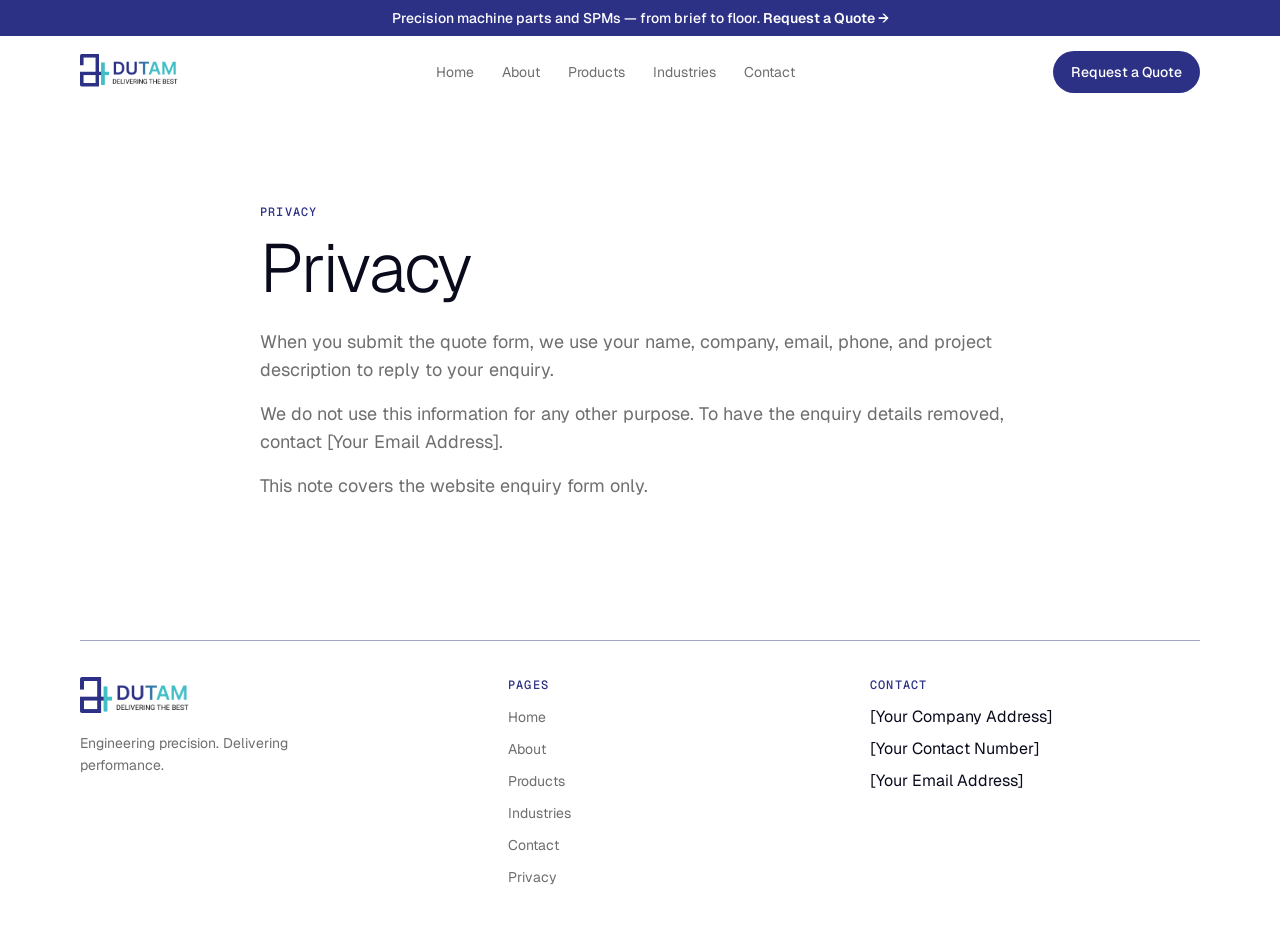
<file: privacy.html>
<!DOCTYPE html>
<html lang="en">
<head>
  <meta charset="utf-8">
  <meta name="viewport" content="width=device-width, initial-scale=1">
  <title>Privacy | Dutam Machineries</title>
  <meta name="description" content="How Dutam Machineries uses the details you send with a quote enquiry.">
  <link rel="preconnect" href="https://fonts.googleapis.com">
  <link rel="preconnect" href="https://fonts.gstatic.com" crossorigin>
  <link href="https://fonts.googleapis.com/css2?family=Geist+Mono:wght@500&family=Geist:wght@300;400;500;600&display=swap" rel="stylesheet">
  <link rel="stylesheet" href="css/styles.css">
  <script src="https://mcp.figma.com/mcp/html-to-design/capture.js" async></script>
</head>
<body class="page-enter">
<div class="site-chrome">
  <a class="announce-bar" href="contact.html">
    <span class="announce-full">Precision machine parts and SPMs — from brief to floor. <strong>Request a Quote →</strong></span>
    <span class="announce-short">Request a Quote →</span>
  </a>
<header class="site-header">
    <a class="logo" href="index.html"><img src="images/Logo.png" alt="Dutam" width="168" height="36"></a>
    <nav class="nav-links" aria-label="Primary"><a href="index.html">Home</a><a href="about.html">About</a><a href="services.html">Products</a><a href="industries.html">Industries</a><a href="contact.html">Contact</a><a class="btn header-cta-mobile" href="contact.html">Request a Quote</a></nav>
    <a class="btn header-cta" href="contact.html">Request a Quote</a>
    <button class="menu-btn" aria-label="Open menu" aria-expanded="false"><span></span></button>
  </header>
</div>
<main><section class="section"><div class="wrap prose">
    <div class="eyebrow">Privacy</div>
    <h1>Privacy</h1>
    <p>When you submit the quote form, we use your name, company, email, phone, and project description to reply to your enquiry.</p>
    <p>We do not use this information for any other purpose. To have the enquiry details removed, contact [Your Email Address].</p>
    <p>This note covers the website enquiry form only.</p>
  </div></section></main>
<footer class="footer"><div class="wrap"><div class="rule"></div><div class="footer-row">
    <div><a class="footer-logo" href="index.html"><img src="images/Logo.png" alt="Dutam" width="180" height="40"></a><p class="tag">Engineering precision. Delivering performance.</p></div>
    <div><div class="eyebrow">Pages</div><ul><li><a href="index.html">Home</a></li><li><a href="about.html">About</a></li><li><a href="services.html">Products</a></li><li><a href="industries.html">Industries</a></li><li><a href="contact.html">Contact</a></li><li><a href="privacy.html">Privacy</a></li></ul></div>
    <div><div class="eyebrow">Contact</div><ul><li>[Your Company Address]</li><li>[Your Contact Number]</li><li>[Your Email Address]</li></ul></div>
  </div></div></footer>
<script src="js/main.js"></script>
</body>
</html>
</file>
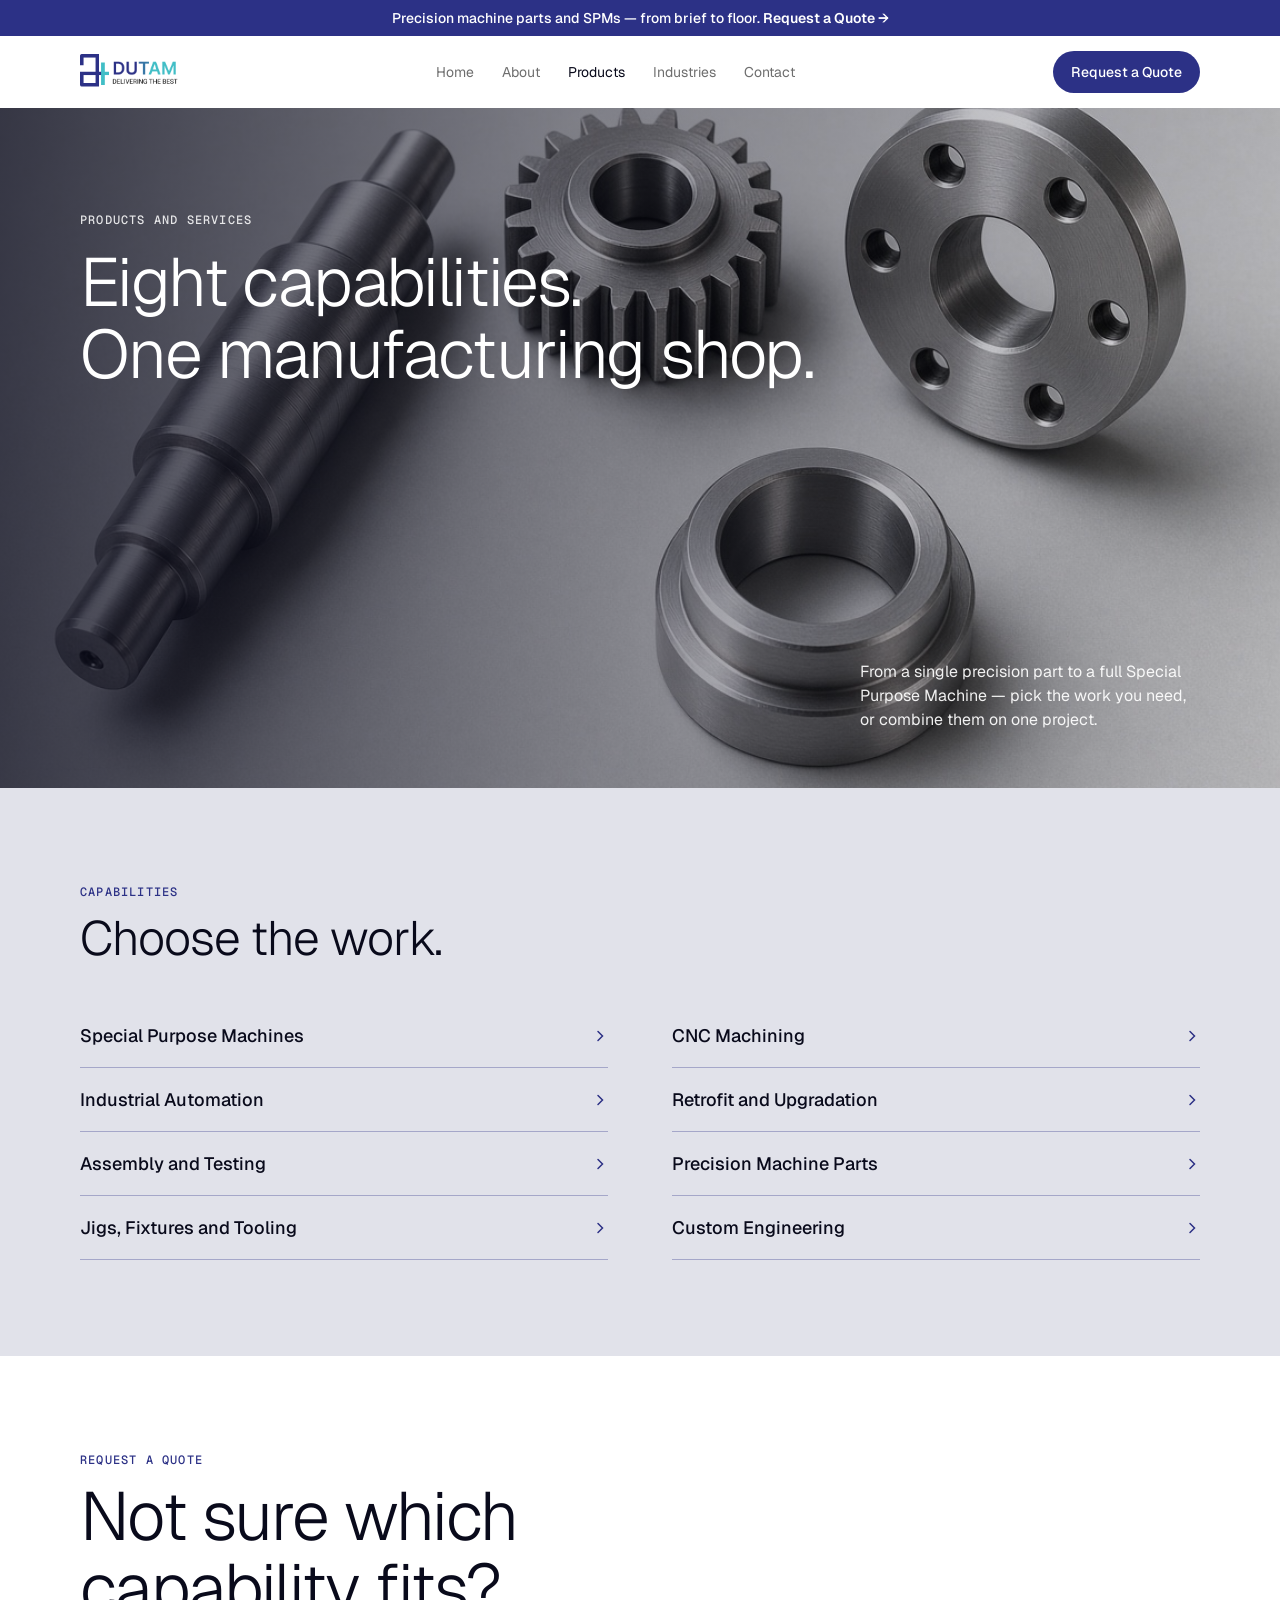
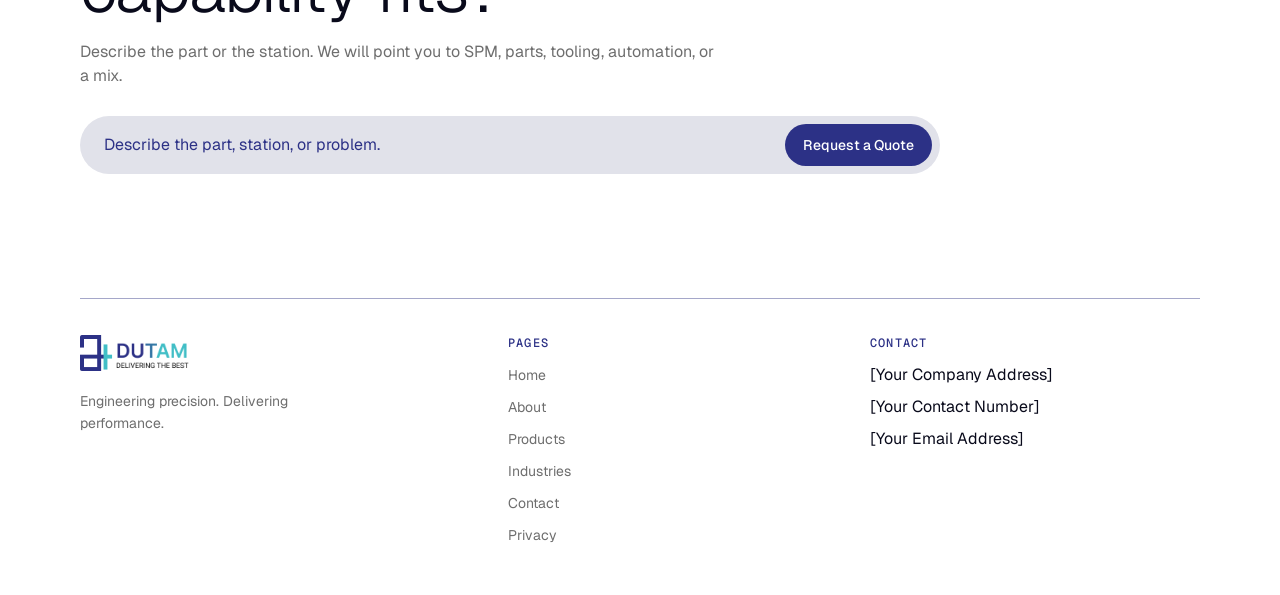
<file: services.html>
<!DOCTYPE html>
<html lang="en">
<head>
  <meta charset="utf-8">
  <meta name="viewport" content="width=device-width, initial-scale=1">
  <title>Products and Services | Dutam Machineries</title>
  <meta name="description" content="Special Purpose Machines, precision machine parts, automation, assembly and testing, tooling, CNC machining, retrofit, and custom engineering.">
  <link rel="preconnect" href="https://fonts.googleapis.com">
  <link rel="preconnect" href="https://fonts.gstatic.com" crossorigin>
  <link href="https://fonts.googleapis.com/css2?family=Geist+Mono:wght@500&family=Geist:wght@300;400;500;600&display=swap" rel="stylesheet">
  <link rel="stylesheet" href="css/styles.css">
  <script src="https://mcp.figma.com/mcp/html-to-design/capture.js" async></script>
</head>
<body class="page-enter">
<div class="site-chrome">
  <a class="announce-bar" href="contact.html">
    <span class="announce-full">Precision machine parts and SPMs — from brief to floor. <strong>Request a Quote →</strong></span>
    <span class="announce-short">Request a Quote →</span>
  </a>
<header class="site-header">
    <a class="logo" href="index.html"><img src="images/Logo.png" alt="Dutam" width="168" height="36"></a>
    <nav class="nav-links" aria-label="Primary"><a href="index.html">Home</a><a href="about.html">About</a><a href="services.html" class="active">Products</a><a href="industries.html">Industries</a><a href="contact.html">Contact</a><a class="btn header-cta-mobile" href="contact.html">Request a Quote</a></nav>
    <a class="btn header-cta" href="contact.html">Request a Quote</a>
    <button class="menu-btn" aria-label="Open menu" aria-expanded="false"><span></span></button>
  </header>
</div>
<main>
    <section class="hero-statement" style="background-image:url('images/parts.jpg')"><div class="statement">
      <div><div class="kicker">Products and services</div><h1>Eight capabilities.<br>One manufacturing shop.</h1></div>
      <p class="statement-note">From a single precision part to a full Special Purpose Machine — pick the work you need, or combine them on one project.</p>
    </div></section>
    <section class="section tint"><div class="wrap">
      <div class="section-head"><div class="eyebrow">Capabilities</div><h2>Choose the work.</h2></div>
      <div class="work" data-work>
        <div>
          <a class="work-row" href="services/special-purpose-machines.html"><span>Special Purpose Machines</span><span class="end"></span></a>
          <a class="work-row" href="services/industrial-automation.html"><span>Industrial Automation</span><span class="end"></span></a>
          <a class="work-row" href="services/assembly-and-testing.html"><span>Assembly and Testing</span><span class="end"></span></a>
          <a class="work-row" href="services/jigs-fixtures-and-tooling.html"><span>Jigs, Fixtures and Tooling</span><span class="end"></span></a>
        </div>
        <div>
          <a class="work-row" href="services/cnc-machining.html"><span>CNC Machining</span><span class="end"></span></a>
          <a class="work-row" href="services/retrofit-and-upgradation.html"><span>Retrofit and Upgradation</span><span class="end"></span></a>
          <a class="work-row" href="services/precision-machine-parts.html"><span>Precision Machine Parts</span><span class="end"></span></a>
          <a class="work-row" href="services/custom-engineering.html"><span>Custom Engineering</span><span class="end"></span></a>
        </div>
      </div>
    </div></section>
    <section class="section close"><div class="wrap">
    <div class="eyebrow">Request a Quote</div>
    <h2 class="display">Not sure which<br>capability fits?</h2>
    <p>Describe the part or the station. We will point you to SPM, parts, tooling, automation, or a mix.</p>
    <form class="ask" action="contact.html" method="get">
      <input name="note" placeholder="Describe the part, station, or problem." aria-label="Describe the part, station, or problem.">
      <button class="btn" type="submit">Request a Quote</button>
    </form>
  </div></section>
  </main>
<footer class="footer"><div class="wrap"><div class="rule"></div><div class="footer-row">
    <div><a class="footer-logo" href="index.html"><img src="images/Logo.png" alt="Dutam" width="180" height="40"></a><p class="tag">Engineering precision. Delivering performance.</p></div>
    <div><div class="eyebrow">Pages</div><ul><li><a href="index.html">Home</a></li><li><a href="about.html">About</a></li><li><a href="services.html">Products</a></li><li><a href="industries.html">Industries</a></li><li><a href="contact.html">Contact</a></li><li><a href="privacy.html">Privacy</a></li></ul></div>
    <div><div class="eyebrow">Contact</div><ul><li>[Your Company Address]</li><li>[Your Contact Number]</li><li>[Your Email Address]</li></ul></div>
  </div></div></footer>
<script src="js/main.js"></script>
</body>
</html>
</file>
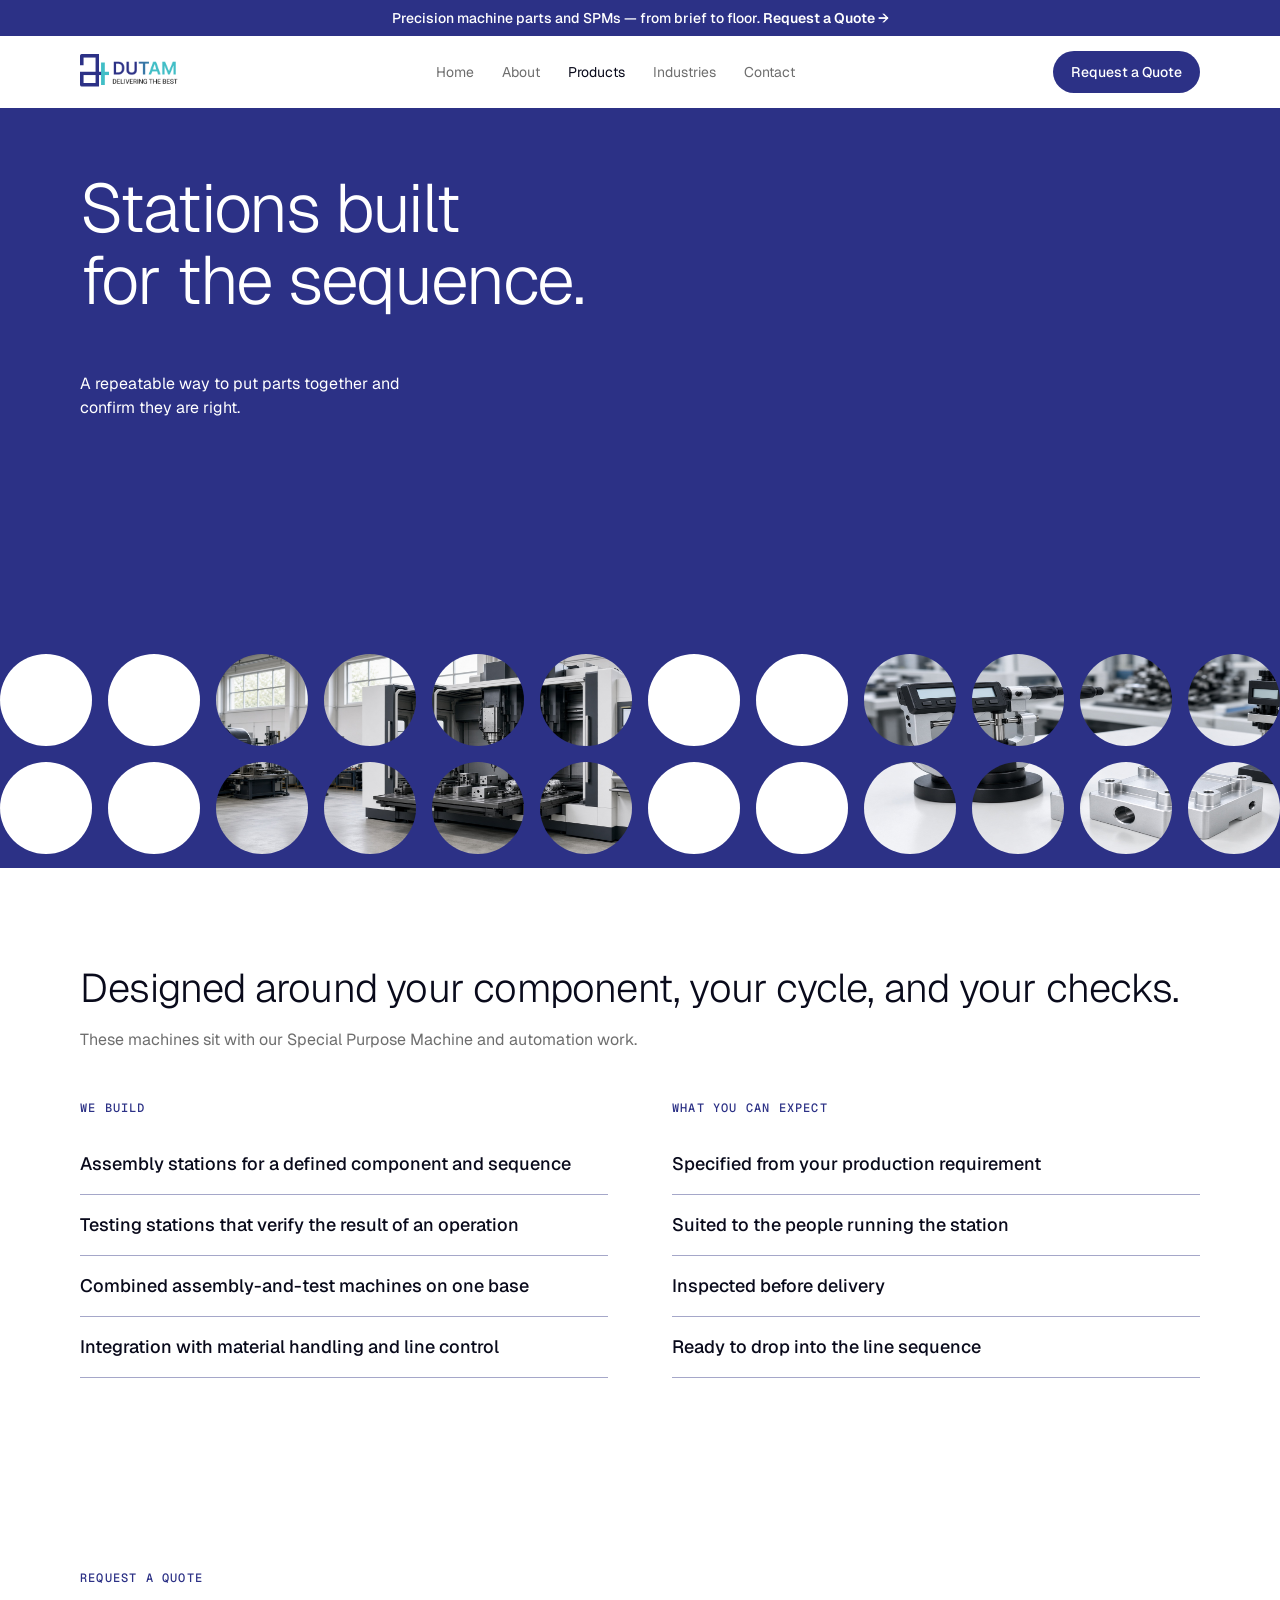
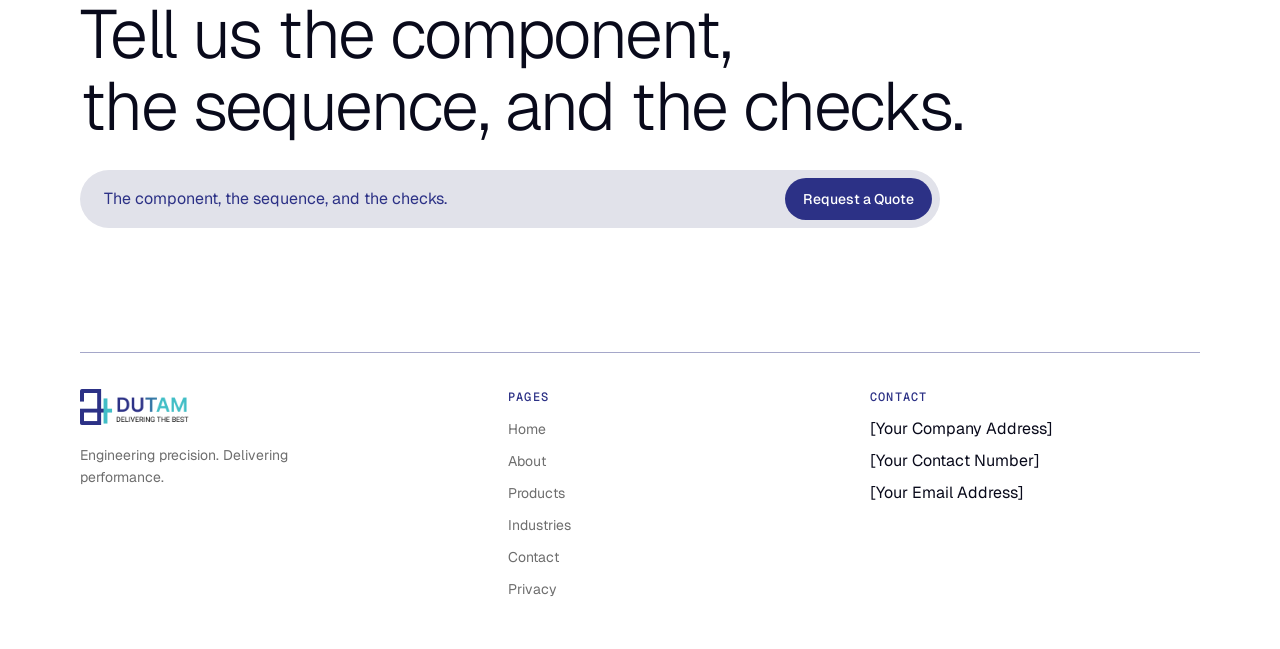
<file: services/assembly-and-testing.html>
<!DOCTYPE html>
<html lang="en">
<head>
  <meta charset="utf-8">
  <meta name="viewport" content="width=device-width, initial-scale=1">
  <title>Assembly and Testing | Dutam Machineries</title>
  <meta name="description" content="Assembly and testing machines that join components and verify them before the next operation.">
  <link rel="preconnect" href="https://fonts.googleapis.com">
  <link rel="preconnect" href="https://fonts.gstatic.com" crossorigin>
  <link href="https://fonts.googleapis.com/css2?family=Geist+Mono:wght@500&family=Geist:wght@300;400;500;600&display=swap" rel="stylesheet">
  <link rel="stylesheet" href="../css/styles.css">
  <script src="https://mcp.figma.com/mcp/html-to-design/capture.js" async></script>
</head>
<body class="page-enter">
<div class="site-chrome">
  <a class="announce-bar" href="../contact.html">
    <span class="announce-full">Precision machine parts and SPMs — from brief to floor. <strong>Request a Quote →</strong></span>
    <span class="announce-short">Request a Quote →</span>
  </a>
<header class="site-header">
    <a class="logo" href="../index.html"><img src="../images/Logo.png" alt="Dutam" width="168" height="36"></a>
    <nav class="nav-links" aria-label="Primary"><a href="../index.html">Home</a><a href="../about.html">About</a><a href="../services.html" class="active">Products</a><a href="../industries.html">Industries</a><a href="../contact.html">Contact</a><a class="btn header-cta-mobile" href="../contact.html">Request a Quote</a></nav>
    <a class="btn header-cta" href="../contact.html">Request a Quote</a>
    <button class="menu-btn" aria-label="Open menu" aria-expanded="false"><span></span></button>
  </header>
</div>
<main>
      <section class="hero-navy">
        <h1 class="display">Stations built<br>for the sequence.</h1>
        <p class="note">A repeatable way to put parts together and confirm they are right.</p>
        <div class="mosaic-clip" aria-hidden="true"><div class="mosaic"><div class="circle" style="--i:0"></div><div class="circle" style="--i:1"></div><div class="circle" style="--i:2;background-image:url('../images/shop.jpg');background-position:0% 0%"></div><div class="circle" style="--i:3;background-image:url('../images/shop.jpg');background-position:25% 0%"></div><div class="circle" style="--i:4;background-image:url('../images/shop.jpg');background-position:50% 0%"></div><div class="circle" style="--i:5;background-image:url('../images/shop.jpg');background-position:75% 0%"></div><div class="circle" style="--i:6"></div><div class="circle" style="--i:7"></div><div class="circle" style="--i:8;background-image:url('../images/inspection.jpg');background-position:0% 0%"></div><div class="circle" style="--i:9;background-image:url('../images/inspection.jpg');background-position:25% 0%"></div><div class="circle" style="--i:10;background-image:url('../images/inspection.jpg');background-position:50% 0%"></div><div class="circle" style="--i:11;background-image:url('../images/inspection.jpg');background-position:75% 0%"></div><div class="circle" style="--i:12"></div><div class="circle" style="--i:13"></div><div class="circle" style="--i:14"></div><div class="circle" style="--i:15;background-image:url('../images/shop.jpg');background-position:0% 100%"></div><div class="circle" style="--i:16;background-image:url('../images/shop.jpg');background-position:25% 100%"></div><div class="circle" style="--i:17;background-image:url('../images/shop.jpg');background-position:50% 100%"></div><div class="circle" style="--i:18;background-image:url('../images/shop.jpg');background-position:75% 100%"></div><div class="circle" style="--i:19"></div><div class="circle" style="--i:20"></div><div class="circle" style="--i:21;background-image:url('../images/inspection.jpg');background-position:0% 100%"></div><div class="circle" style="--i:22;background-image:url('../images/inspection.jpg');background-position:25% 100%"></div><div class="circle" style="--i:23;background-image:url('../images/inspection.jpg');background-position:50% 100%"></div><div class="circle" style="--i:24;background-image:url('../images/inspection.jpg');background-position:75% 100%"></div><div class="circle" style="--i:25"></div><div class="circle" style="--i:26"></div><div class="circle" style="--i:27"></div><div class="circle" style="--i:28"></div><div class="circle" style="--i:29"></div><div class="circle" style="--i:30"></div><div class="circle" style="--i:31"></div><div class="circle" style="--i:32"></div><div class="circle" style="--i:33"></div><div class="circle" style="--i:34"></div><div class="circle" style="--i:35"></div><div class="circle" style="--i:36"></div><div class="circle" style="--i:37"></div><div class="circle" style="--i:38"></div></div></div>
      </section>
      <section class="section detail"><div class="wrap">
        <h2>Designed around your component, your cycle, and your checks.</h2>
        <p class="detail-lead">These machines sit with our Special Purpose Machine and automation work.</p>
        <div class="columns" style="margin-top:48px">
          <div><div class="eyebrow">We build</div><ul class="rule-list"><li>Assembly stations for a defined component and sequence</li><li>Testing stations that verify the result of an operation</li><li>Combined assembly-and-test machines on one base</li><li>Integration with material handling and line control</li></ul></div><div><div class="eyebrow">What you can expect</div><ul class="rule-list"><li>Specified from your production requirement</li><li>Suited to the people running the station</li><li>Inspected before delivery</li><li>Ready to drop into the line sequence</li></ul></div>
        </div>
      </div></section>
      <section class="section close"><div class="wrap">
    <div class="eyebrow">Request a Quote</div>
    <h2 class="display">Tell us the component,<br>the sequence, and the checks.</h2>
    
    <form class="ask" action="../contact.html" method="get">
      <input name="note" placeholder="The component, the sequence, and the checks." aria-label="The component, the sequence, and the checks.">
      <button class="btn" type="submit">Request a Quote</button>
    </form>
  </div></section>
    </main>
<footer class="footer"><div class="wrap"><div class="rule"></div><div class="footer-row">
    <div><a class="footer-logo" href="../index.html"><img src="../images/Logo.png" alt="Dutam" width="180" height="40"></a><p class="tag">Engineering precision. Delivering performance.</p></div>
    <div><div class="eyebrow">Pages</div><ul><li><a href="../index.html">Home</a></li><li><a href="../about.html">About</a></li><li><a href="../services.html">Products</a></li><li><a href="../industries.html">Industries</a></li><li><a href="../contact.html">Contact</a></li><li><a href="../privacy.html">Privacy</a></li></ul></div>
    <div><div class="eyebrow">Contact</div><ul><li>[Your Company Address]</li><li>[Your Contact Number]</li><li>[Your Email Address]</li></ul></div>
  </div></div></footer>
<script src="../js/main.js"></script>
</body>
</html>
</file>
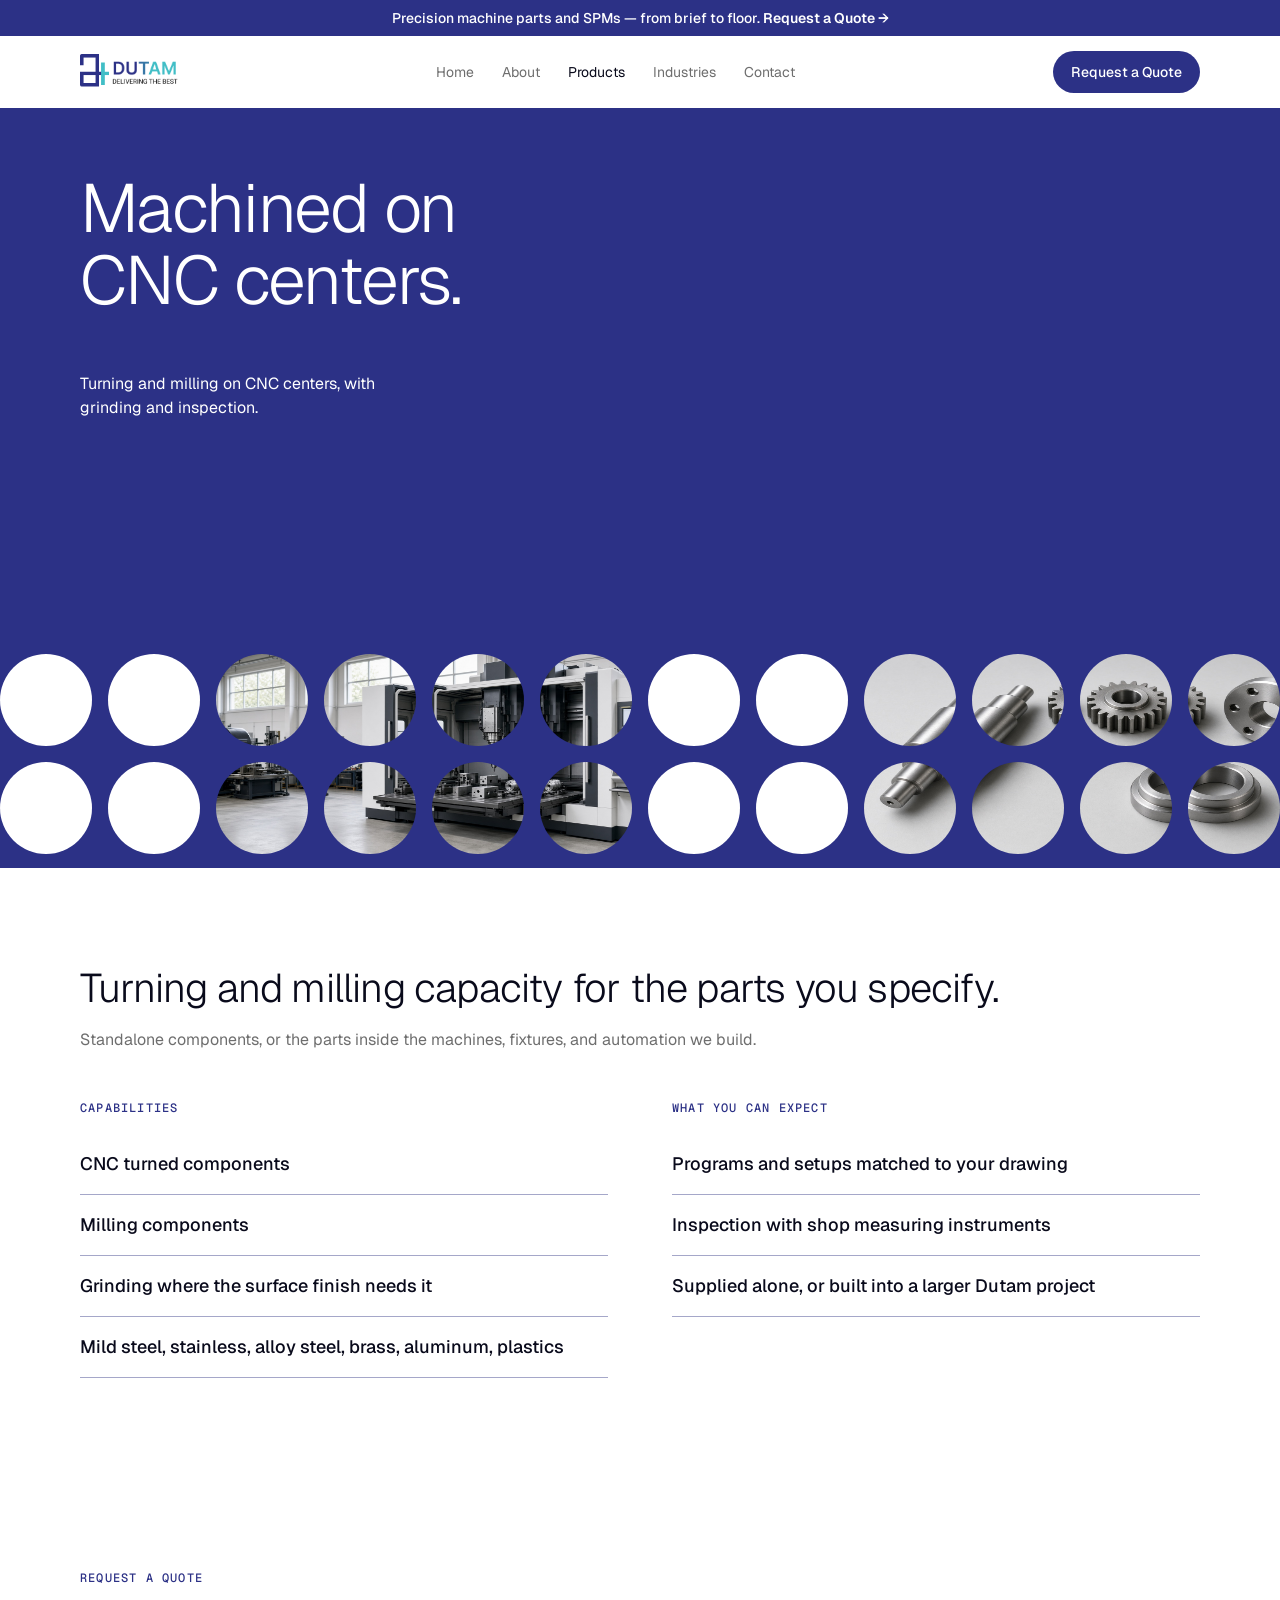
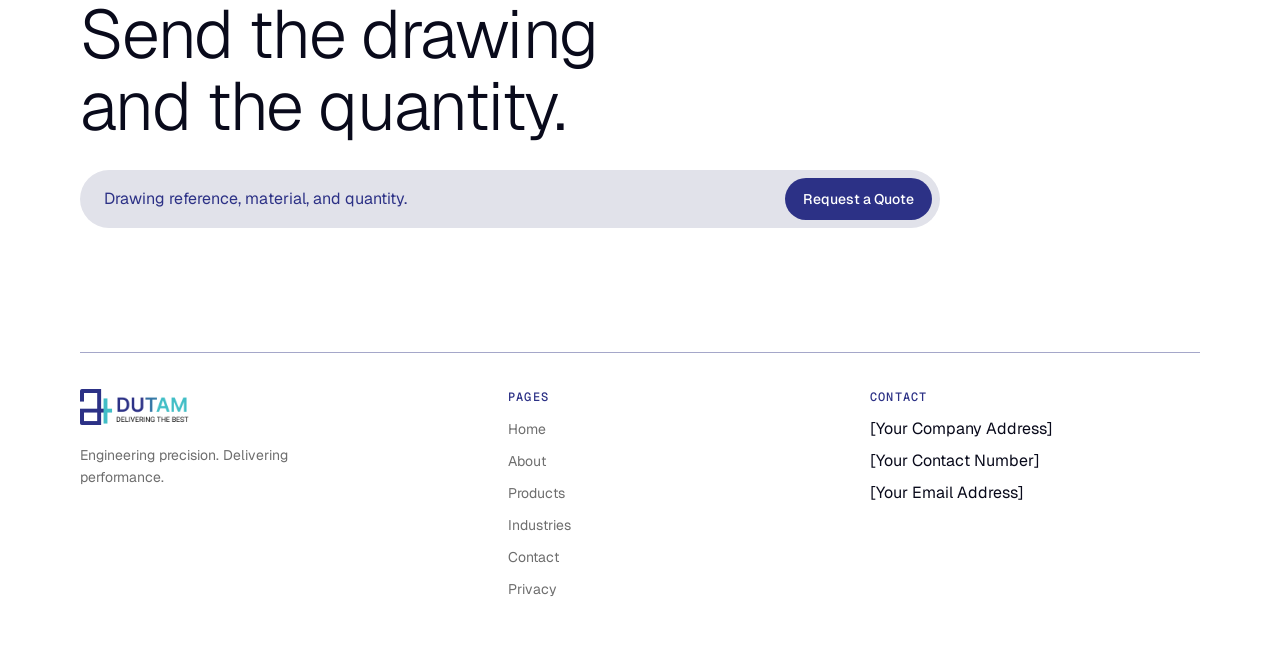
<file: services/cnc-machining.html>
<!DOCTYPE html>
<html lang="en">
<head>
  <meta charset="utf-8">
  <meta name="viewport" content="width=device-width, initial-scale=1">
  <title>CNC Machining | Dutam Machineries</title>
  <meta name="description" content="CNC turning and milling for precision components.">
  <link rel="preconnect" href="https://fonts.googleapis.com">
  <link rel="preconnect" href="https://fonts.gstatic.com" crossorigin>
  <link href="https://fonts.googleapis.com/css2?family=Geist+Mono:wght@500&family=Geist:wght@300;400;500;600&display=swap" rel="stylesheet">
  <link rel="stylesheet" href="../css/styles.css">
  <script src="https://mcp.figma.com/mcp/html-to-design/capture.js" async></script>
</head>
<body class="page-enter">
<div class="site-chrome">
  <a class="announce-bar" href="../contact.html">
    <span class="announce-full">Precision machine parts and SPMs — from brief to floor. <strong>Request a Quote →</strong></span>
    <span class="announce-short">Request a Quote →</span>
  </a>
<header class="site-header">
    <a class="logo" href="../index.html"><img src="../images/Logo.png" alt="Dutam" width="168" height="36"></a>
    <nav class="nav-links" aria-label="Primary"><a href="../index.html">Home</a><a href="../about.html">About</a><a href="../services.html" class="active">Products</a><a href="../industries.html">Industries</a><a href="../contact.html">Contact</a><a class="btn header-cta-mobile" href="../contact.html">Request a Quote</a></nav>
    <a class="btn header-cta" href="../contact.html">Request a Quote</a>
    <button class="menu-btn" aria-label="Open menu" aria-expanded="false"><span></span></button>
  </header>
</div>
<main>
      <section class="hero-navy">
        <h1 class="display">Machined on<br>CNC centers.</h1>
        <p class="note">Turning and milling on CNC centers, with grinding and inspection.</p>
        <div class="mosaic-clip" aria-hidden="true"><div class="mosaic"><div class="circle" style="--i:0"></div><div class="circle" style="--i:1"></div><div class="circle" style="--i:2;background-image:url('../images/shop.jpg');background-position:0% 0%"></div><div class="circle" style="--i:3;background-image:url('../images/shop.jpg');background-position:25% 0%"></div><div class="circle" style="--i:4;background-image:url('../images/shop.jpg');background-position:50% 0%"></div><div class="circle" style="--i:5;background-image:url('../images/shop.jpg');background-position:75% 0%"></div><div class="circle" style="--i:6"></div><div class="circle" style="--i:7"></div><div class="circle" style="--i:8;background-image:url('../images/parts.jpg');background-position:0% 0%"></div><div class="circle" style="--i:9;background-image:url('../images/parts.jpg');background-position:25% 0%"></div><div class="circle" style="--i:10;background-image:url('../images/parts.jpg');background-position:50% 0%"></div><div class="circle" style="--i:11;background-image:url('../images/parts.jpg');background-position:75% 0%"></div><div class="circle" style="--i:12"></div><div class="circle" style="--i:13"></div><div class="circle" style="--i:14"></div><div class="circle" style="--i:15;background-image:url('../images/shop.jpg');background-position:0% 100%"></div><div class="circle" style="--i:16;background-image:url('../images/shop.jpg');background-position:25% 100%"></div><div class="circle" style="--i:17;background-image:url('../images/shop.jpg');background-position:50% 100%"></div><div class="circle" style="--i:18;background-image:url('../images/shop.jpg');background-position:75% 100%"></div><div class="circle" style="--i:19"></div><div class="circle" style="--i:20"></div><div class="circle" style="--i:21;background-image:url('../images/parts.jpg');background-position:0% 100%"></div><div class="circle" style="--i:22;background-image:url('../images/parts.jpg');background-position:25% 100%"></div><div class="circle" style="--i:23;background-image:url('../images/parts.jpg');background-position:50% 100%"></div><div class="circle" style="--i:24;background-image:url('../images/parts.jpg');background-position:75% 100%"></div><div class="circle" style="--i:25"></div><div class="circle" style="--i:26"></div><div class="circle" style="--i:27"></div><div class="circle" style="--i:28"></div><div class="circle" style="--i:29"></div><div class="circle" style="--i:30"></div><div class="circle" style="--i:31"></div><div class="circle" style="--i:32"></div><div class="circle" style="--i:33"></div><div class="circle" style="--i:34"></div><div class="circle" style="--i:35"></div><div class="circle" style="--i:36"></div><div class="circle" style="--i:37"></div><div class="circle" style="--i:38"></div></div></div>
      </section>
      <section class="section detail"><div class="wrap">
        <h2>Turning and milling capacity for the parts you specify.</h2>
        <p class="detail-lead">Standalone components, or the parts inside the machines, fixtures, and automation we build.</p>
        <div class="columns" style="margin-top:48px">
          <div><div class="eyebrow">Capabilities</div><ul class="rule-list"><li>CNC turned components</li><li>Milling components</li><li>Grinding where the surface finish needs it</li><li>Mild steel, stainless, alloy steel, brass, aluminum, plastics</li></ul></div><div><div class="eyebrow">What you can expect</div><ul class="rule-list"><li>Programs and setups matched to your drawing</li><li>Inspection with shop measuring instruments</li><li>Supplied alone, or built into a larger Dutam project</li></ul></div>
        </div>
      </div></section>
      <section class="section close"><div class="wrap">
    <div class="eyebrow">Request a Quote</div>
    <h2 class="display">Send the drawing<br>and the quantity.</h2>
    
    <form class="ask" action="../contact.html" method="get">
      <input name="note" placeholder="Drawing reference, material, and quantity." aria-label="Drawing reference, material, and quantity.">
      <button class="btn" type="submit">Request a Quote</button>
    </form>
  </div></section>
    </main>
<footer class="footer"><div class="wrap"><div class="rule"></div><div class="footer-row">
    <div><a class="footer-logo" href="../index.html"><img src="../images/Logo.png" alt="Dutam" width="180" height="40"></a><p class="tag">Engineering precision. Delivering performance.</p></div>
    <div><div class="eyebrow">Pages</div><ul><li><a href="../index.html">Home</a></li><li><a href="../about.html">About</a></li><li><a href="../services.html">Products</a></li><li><a href="../industries.html">Industries</a></li><li><a href="../contact.html">Contact</a></li><li><a href="../privacy.html">Privacy</a></li></ul></div>
    <div><div class="eyebrow">Contact</div><ul><li>[Your Company Address]</li><li>[Your Contact Number]</li><li>[Your Email Address]</li></ul></div>
  </div></div></footer>
<script src="../js/main.js"></script>
</body>
</html>
</file>
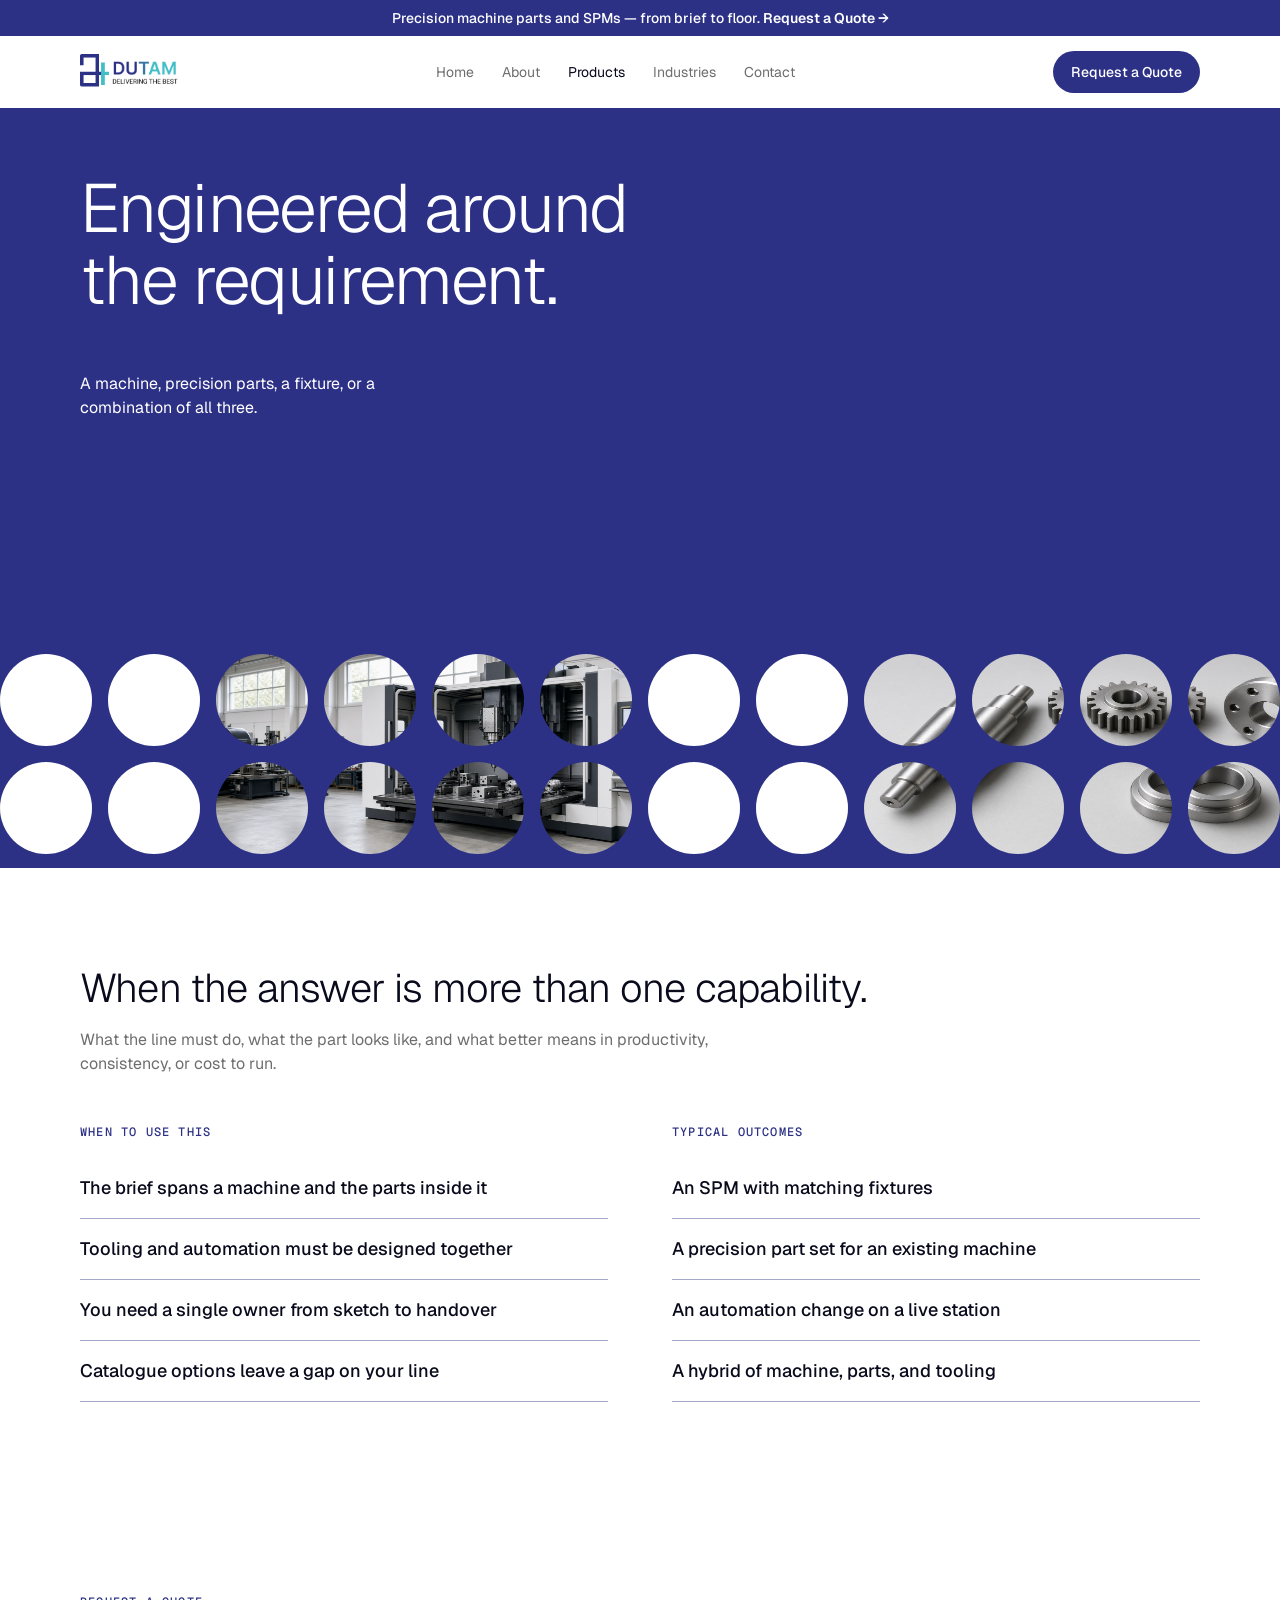
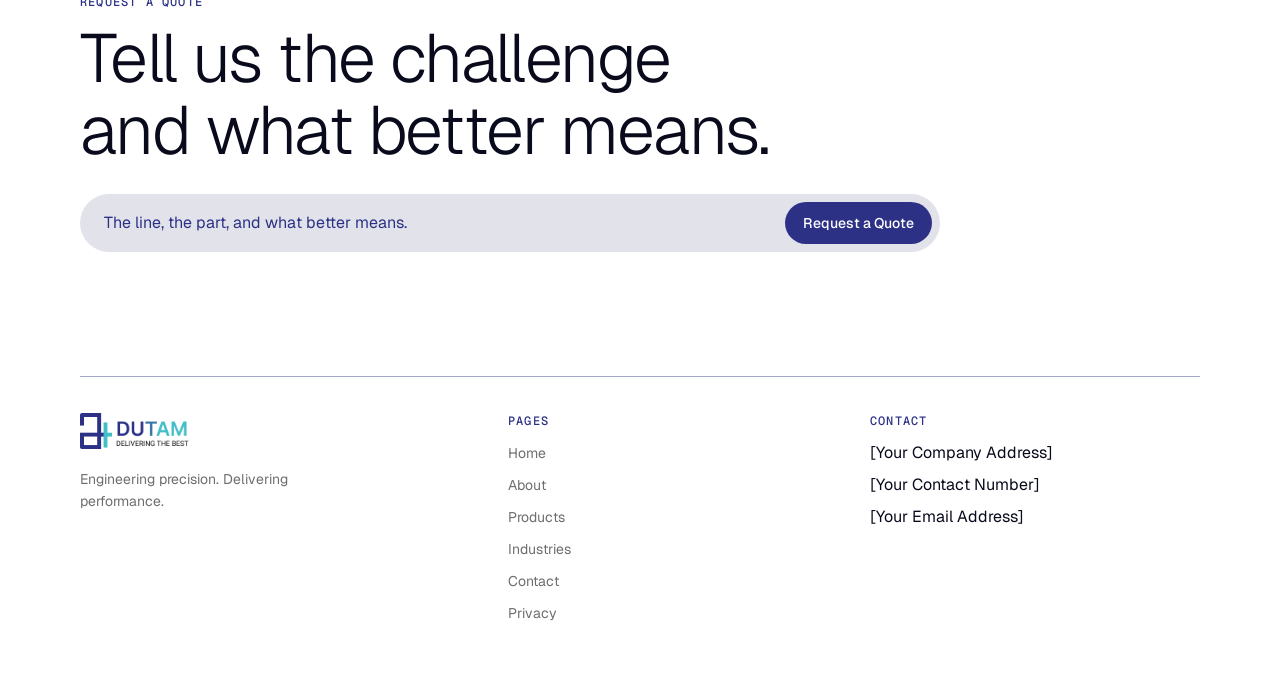
<file: services/custom-engineering.html>
<!DOCTYPE html>
<html lang="en">
<head>
  <meta charset="utf-8">
  <meta name="viewport" content="width=device-width, initial-scale=1">
  <title>Custom Engineering | Dutam Machineries</title>
  <meta name="description" content="Custom engineering for a machine, components, tooling, or a combination.">
  <link rel="preconnect" href="https://fonts.googleapis.com">
  <link rel="preconnect" href="https://fonts.gstatic.com" crossorigin>
  <link href="https://fonts.googleapis.com/css2?family=Geist+Mono:wght@500&family=Geist:wght@300;400;500;600&display=swap" rel="stylesheet">
  <link rel="stylesheet" href="../css/styles.css">
  <script src="https://mcp.figma.com/mcp/html-to-design/capture.js" async></script>
</head>
<body class="page-enter">
<div class="site-chrome">
  <a class="announce-bar" href="../contact.html">
    <span class="announce-full">Precision machine parts and SPMs — from brief to floor. <strong>Request a Quote →</strong></span>
    <span class="announce-short">Request a Quote →</span>
  </a>
<header class="site-header">
    <a class="logo" href="../index.html"><img src="../images/Logo.png" alt="Dutam" width="168" height="36"></a>
    <nav class="nav-links" aria-label="Primary"><a href="../index.html">Home</a><a href="../about.html">About</a><a href="../services.html" class="active">Products</a><a href="../industries.html">Industries</a><a href="../contact.html">Contact</a><a class="btn header-cta-mobile" href="../contact.html">Request a Quote</a></nav>
    <a class="btn header-cta" href="../contact.html">Request a Quote</a>
    <button class="menu-btn" aria-label="Open menu" aria-expanded="false"><span></span></button>
  </header>
</div>
<main>
      <section class="hero-navy">
        <h1 class="display">Engineered around<br>the requirement.</h1>
        <p class="note">A machine, precision parts, a fixture, or a combination of all three.</p>
        <div class="mosaic-clip" aria-hidden="true"><div class="mosaic"><div class="circle" style="--i:0"></div><div class="circle" style="--i:1"></div><div class="circle" style="--i:2;background-image:url('../images/shop.jpg');background-position:0% 0%"></div><div class="circle" style="--i:3;background-image:url('../images/shop.jpg');background-position:25% 0%"></div><div class="circle" style="--i:4;background-image:url('../images/shop.jpg');background-position:50% 0%"></div><div class="circle" style="--i:5;background-image:url('../images/shop.jpg');background-position:75% 0%"></div><div class="circle" style="--i:6"></div><div class="circle" style="--i:7"></div><div class="circle" style="--i:8;background-image:url('../images/parts.jpg');background-position:0% 0%"></div><div class="circle" style="--i:9;background-image:url('../images/parts.jpg');background-position:25% 0%"></div><div class="circle" style="--i:10;background-image:url('../images/parts.jpg');background-position:50% 0%"></div><div class="circle" style="--i:11;background-image:url('../images/parts.jpg');background-position:75% 0%"></div><div class="circle" style="--i:12"></div><div class="circle" style="--i:13"></div><div class="circle" style="--i:14"></div><div class="circle" style="--i:15;background-image:url('../images/shop.jpg');background-position:0% 100%"></div><div class="circle" style="--i:16;background-image:url('../images/shop.jpg');background-position:25% 100%"></div><div class="circle" style="--i:17;background-image:url('../images/shop.jpg');background-position:50% 100%"></div><div class="circle" style="--i:18;background-image:url('../images/shop.jpg');background-position:75% 100%"></div><div class="circle" style="--i:19"></div><div class="circle" style="--i:20"></div><div class="circle" style="--i:21;background-image:url('../images/parts.jpg');background-position:0% 100%"></div><div class="circle" style="--i:22;background-image:url('../images/parts.jpg');background-position:25% 100%"></div><div class="circle" style="--i:23;background-image:url('../images/parts.jpg');background-position:50% 100%"></div><div class="circle" style="--i:24;background-image:url('../images/parts.jpg');background-position:75% 100%"></div><div class="circle" style="--i:25"></div><div class="circle" style="--i:26"></div><div class="circle" style="--i:27"></div><div class="circle" style="--i:28"></div><div class="circle" style="--i:29"></div><div class="circle" style="--i:30"></div><div class="circle" style="--i:31"></div><div class="circle" style="--i:32"></div><div class="circle" style="--i:33"></div><div class="circle" style="--i:34"></div><div class="circle" style="--i:35"></div><div class="circle" style="--i:36"></div><div class="circle" style="--i:37"></div><div class="circle" style="--i:38"></div></div></div>
      </section>
      <section class="section detail"><div class="wrap">
        <h2>When the answer is more than one capability.</h2>
        <p class="detail-lead">What the line must do, what the part looks like, and what better means in productivity, consistency, or cost to run.</p>
        <div class="columns" style="margin-top:48px">
          <div><div class="eyebrow">When to use this</div><ul class="rule-list"><li>The brief spans a machine and the parts inside it</li><li>Tooling and automation must be designed together</li><li>You need a single owner from sketch to handover</li><li>Catalogue options leave a gap on your line</li></ul></div><div><div class="eyebrow">Typical outcomes</div><ul class="rule-list"><li>An SPM with matching fixtures</li><li>A precision part set for an existing machine</li><li>An automation change on a live station</li><li>A hybrid of machine, parts, and tooling</li></ul></div>
        </div>
      </div></section>
      <section class="section close"><div class="wrap">
    <div class="eyebrow">Request a Quote</div>
    <h2 class="display">Tell us the challenge<br>and what better means.</h2>
    
    <form class="ask" action="../contact.html" method="get">
      <input name="note" placeholder="The line, the part, and what better means." aria-label="The line, the part, and what better means.">
      <button class="btn" type="submit">Request a Quote</button>
    </form>
  </div></section>
    </main>
<footer class="footer"><div class="wrap"><div class="rule"></div><div class="footer-row">
    <div><a class="footer-logo" href="../index.html"><img src="../images/Logo.png" alt="Dutam" width="180" height="40"></a><p class="tag">Engineering precision. Delivering performance.</p></div>
    <div><div class="eyebrow">Pages</div><ul><li><a href="../index.html">Home</a></li><li><a href="../about.html">About</a></li><li><a href="../services.html">Products</a></li><li><a href="../industries.html">Industries</a></li><li><a href="../contact.html">Contact</a></li><li><a href="../privacy.html">Privacy</a></li></ul></div>
    <div><div class="eyebrow">Contact</div><ul><li>[Your Company Address]</li><li>[Your Contact Number]</li><li>[Your Email Address]</li></ul></div>
  </div></div></footer>
<script src="../js/main.js"></script>
</body>
</html>
</file>
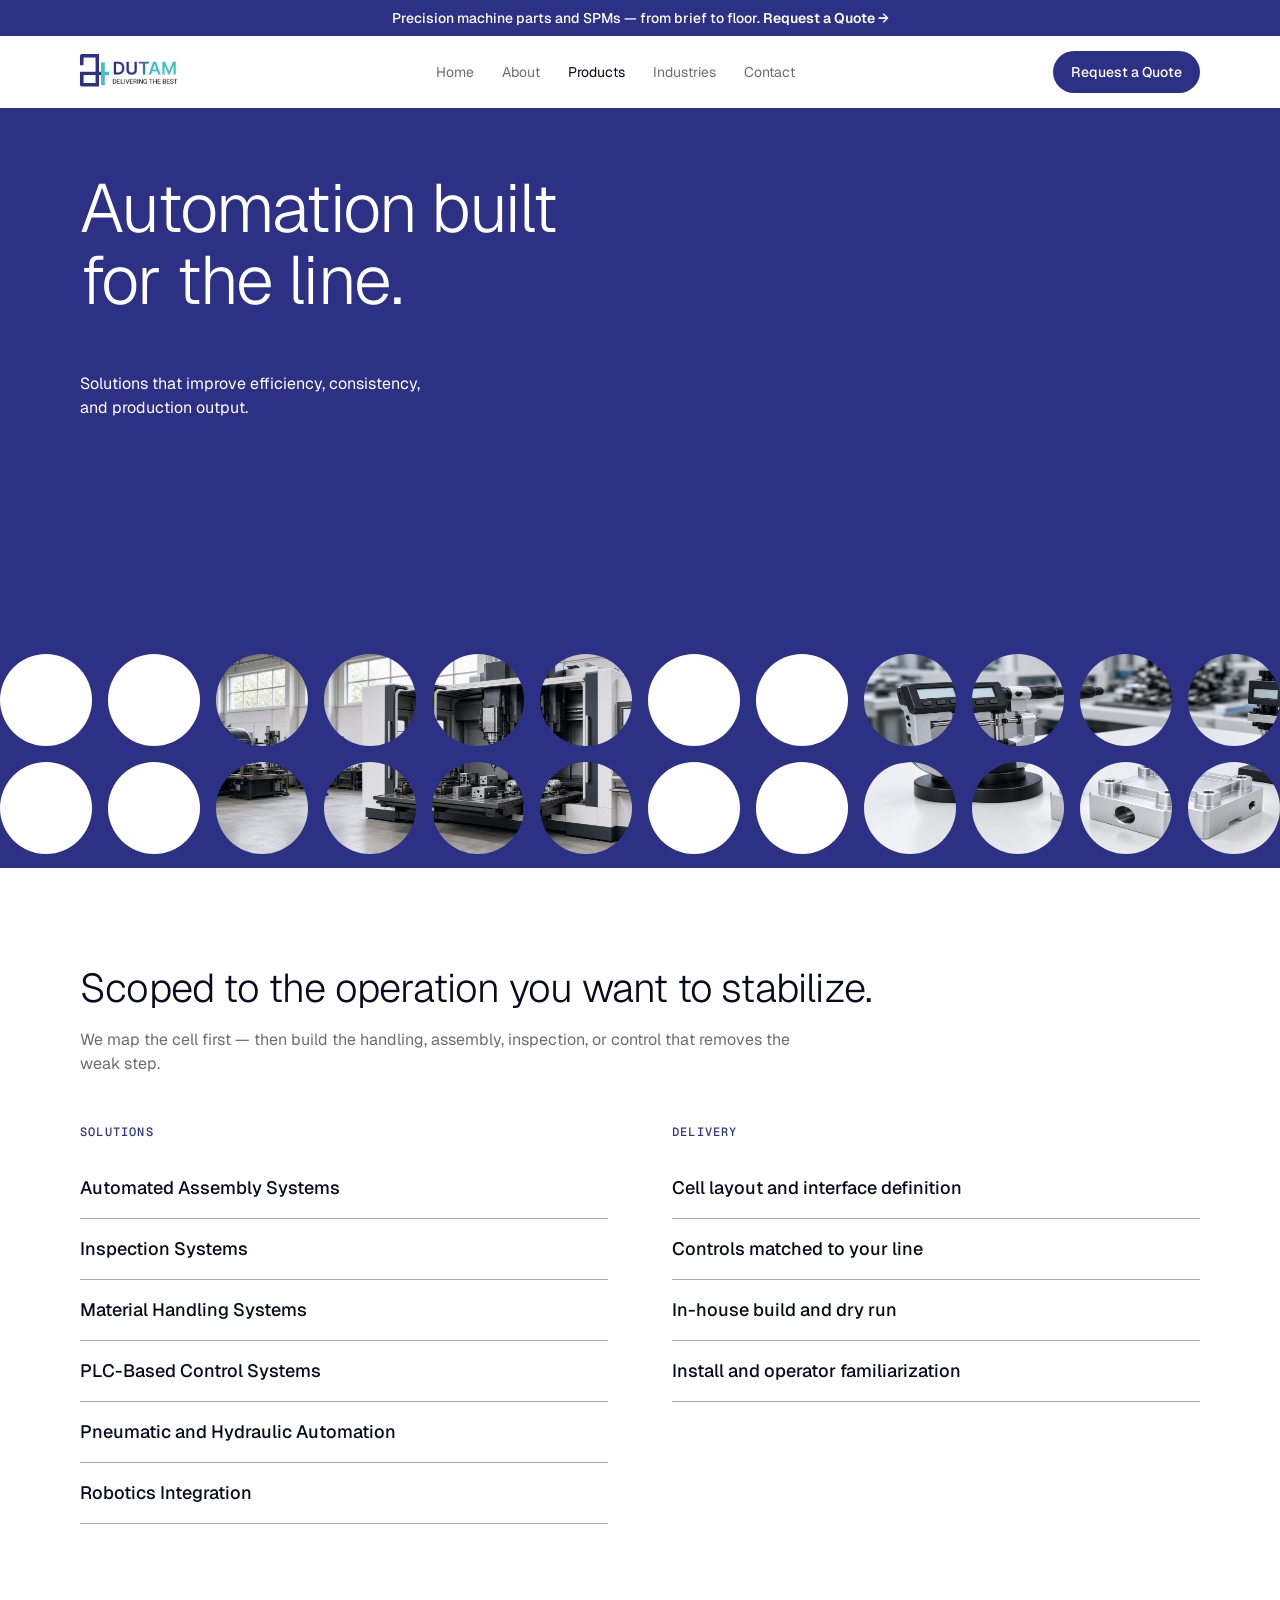
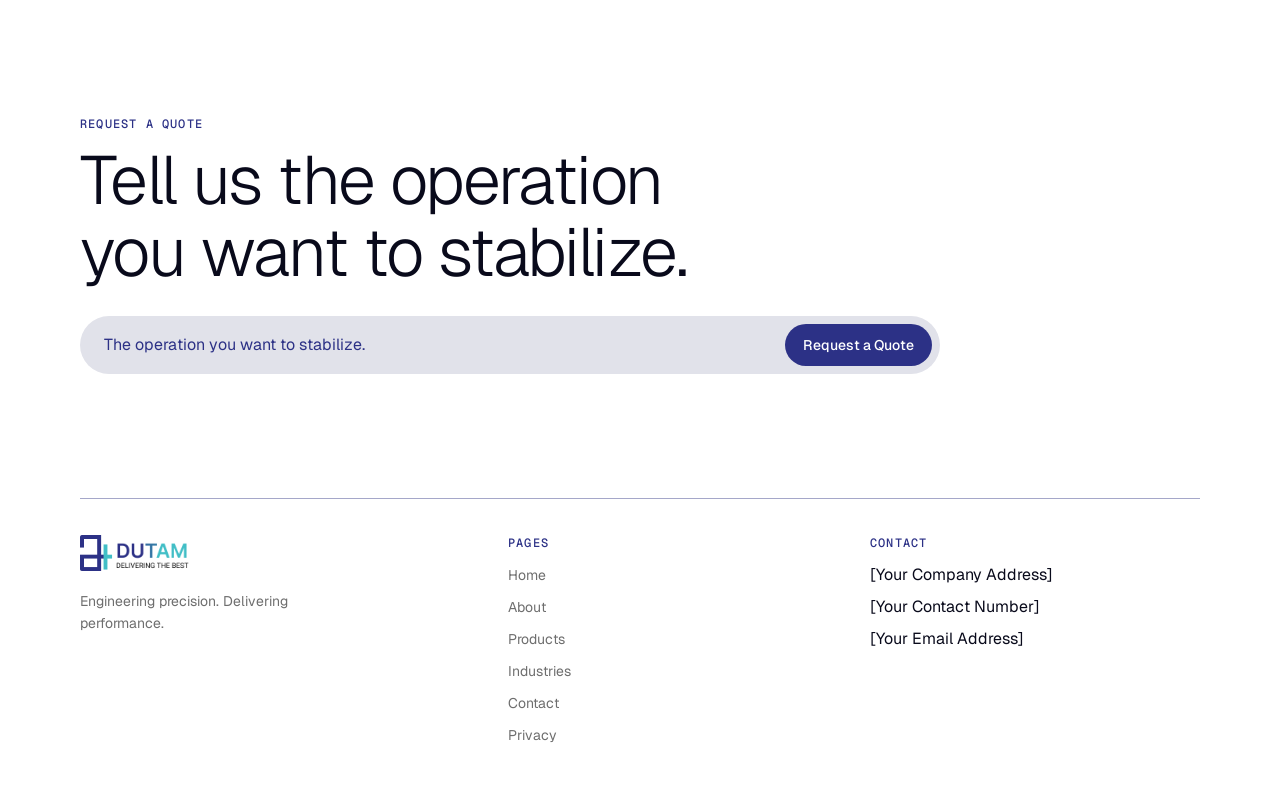
<file: services/industrial-automation.html>
<!DOCTYPE html>
<html lang="en">
<head>
  <meta charset="utf-8">
  <meta name="viewport" content="width=device-width, initial-scale=1">
  <title>Industrial Automation | Dutam Machineries</title>
  <meta name="description" content="Automated assembly, inspection, material handling, PLC control, and robotics integration.">
  <link rel="preconnect" href="https://fonts.googleapis.com">
  <link rel="preconnect" href="https://fonts.gstatic.com" crossorigin>
  <link href="https://fonts.googleapis.com/css2?family=Geist+Mono:wght@500&family=Geist:wght@300;400;500;600&display=swap" rel="stylesheet">
  <link rel="stylesheet" href="../css/styles.css">
  <script src="https://mcp.figma.com/mcp/html-to-design/capture.js" async></script>
</head>
<body class="page-enter">
<div class="site-chrome">
  <a class="announce-bar" href="../contact.html">
    <span class="announce-full">Precision machine parts and SPMs — from brief to floor. <strong>Request a Quote →</strong></span>
    <span class="announce-short">Request a Quote →</span>
  </a>
<header class="site-header">
    <a class="logo" href="../index.html"><img src="../images/Logo.png" alt="Dutam" width="168" height="36"></a>
    <nav class="nav-links" aria-label="Primary"><a href="../index.html">Home</a><a href="../about.html">About</a><a href="../services.html" class="active">Products</a><a href="../industries.html">Industries</a><a href="../contact.html">Contact</a><a class="btn header-cta-mobile" href="../contact.html">Request a Quote</a></nav>
    <a class="btn header-cta" href="../contact.html">Request a Quote</a>
    <button class="menu-btn" aria-label="Open menu" aria-expanded="false"><span></span></button>
  </header>
</div>
<main>
      <section class="hero-navy">
        <h1 class="display">Automation built<br>for the line.</h1>
        <p class="note">Solutions that improve efficiency, consistency, and production output.</p>
        <div class="mosaic-clip" aria-hidden="true"><div class="mosaic"><div class="circle" style="--i:0"></div><div class="circle" style="--i:1"></div><div class="circle" style="--i:2;background-image:url('../images/shop.jpg');background-position:0% 0%"></div><div class="circle" style="--i:3;background-image:url('../images/shop.jpg');background-position:25% 0%"></div><div class="circle" style="--i:4;background-image:url('../images/shop.jpg');background-position:50% 0%"></div><div class="circle" style="--i:5;background-image:url('../images/shop.jpg');background-position:75% 0%"></div><div class="circle" style="--i:6"></div><div class="circle" style="--i:7"></div><div class="circle" style="--i:8;background-image:url('../images/inspection.jpg');background-position:0% 0%"></div><div class="circle" style="--i:9;background-image:url('../images/inspection.jpg');background-position:25% 0%"></div><div class="circle" style="--i:10;background-image:url('../images/inspection.jpg');background-position:50% 0%"></div><div class="circle" style="--i:11;background-image:url('../images/inspection.jpg');background-position:75% 0%"></div><div class="circle" style="--i:12"></div><div class="circle" style="--i:13"></div><div class="circle" style="--i:14"></div><div class="circle" style="--i:15;background-image:url('../images/shop.jpg');background-position:0% 100%"></div><div class="circle" style="--i:16;background-image:url('../images/shop.jpg');background-position:25% 100%"></div><div class="circle" style="--i:17;background-image:url('../images/shop.jpg');background-position:50% 100%"></div><div class="circle" style="--i:18;background-image:url('../images/shop.jpg');background-position:75% 100%"></div><div class="circle" style="--i:19"></div><div class="circle" style="--i:20"></div><div class="circle" style="--i:21;background-image:url('../images/inspection.jpg');background-position:0% 100%"></div><div class="circle" style="--i:22;background-image:url('../images/inspection.jpg');background-position:25% 100%"></div><div class="circle" style="--i:23;background-image:url('../images/inspection.jpg');background-position:50% 100%"></div><div class="circle" style="--i:24;background-image:url('../images/inspection.jpg');background-position:75% 100%"></div><div class="circle" style="--i:25"></div><div class="circle" style="--i:26"></div><div class="circle" style="--i:27"></div><div class="circle" style="--i:28"></div><div class="circle" style="--i:29"></div><div class="circle" style="--i:30"></div><div class="circle" style="--i:31"></div><div class="circle" style="--i:32"></div><div class="circle" style="--i:33"></div><div class="circle" style="--i:34"></div><div class="circle" style="--i:35"></div><div class="circle" style="--i:36"></div><div class="circle" style="--i:37"></div><div class="circle" style="--i:38"></div></div></div>
      </section>
      <section class="section detail"><div class="wrap">
        <h2>Scoped to the operation you want to stabilize.</h2>
        <p class="detail-lead">We map the cell first — then build the handling, assembly, inspection, or control that removes the weak step.</p>
        <div class="columns" style="margin-top:48px">
          <div><div class="eyebrow">Solutions</div><ul class="rule-list"><li>Automated Assembly Systems</li><li>Inspection Systems</li><li>Material Handling Systems</li><li>PLC-Based Control Systems</li><li>Pneumatic and Hydraulic Automation</li><li>Robotics Integration</li></ul></div><div><div class="eyebrow">Delivery</div><ul class="rule-list"><li>Cell layout and interface definition</li><li>Controls matched to your line</li><li>In-house build and dry run</li><li>Install and operator familiarization</li></ul></div>
        </div>
      </div></section>
      <section class="section close"><div class="wrap">
    <div class="eyebrow">Request a Quote</div>
    <h2 class="display">Tell us the operation<br>you want to stabilize.</h2>
    
    <form class="ask" action="../contact.html" method="get">
      <input name="note" placeholder="The operation you want to stabilize." aria-label="The operation you want to stabilize.">
      <button class="btn" type="submit">Request a Quote</button>
    </form>
  </div></section>
    </main>
<footer class="footer"><div class="wrap"><div class="rule"></div><div class="footer-row">
    <div><a class="footer-logo" href="../index.html"><img src="../images/Logo.png" alt="Dutam" width="180" height="40"></a><p class="tag">Engineering precision. Delivering performance.</p></div>
    <div><div class="eyebrow">Pages</div><ul><li><a href="../index.html">Home</a></li><li><a href="../about.html">About</a></li><li><a href="../services.html">Products</a></li><li><a href="../industries.html">Industries</a></li><li><a href="../contact.html">Contact</a></li><li><a href="../privacy.html">Privacy</a></li></ul></div>
    <div><div class="eyebrow">Contact</div><ul><li>[Your Company Address]</li><li>[Your Contact Number]</li><li>[Your Email Address]</li></ul></div>
  </div></div></footer>
<script src="../js/main.js"></script>
</body>
</html>
</file>
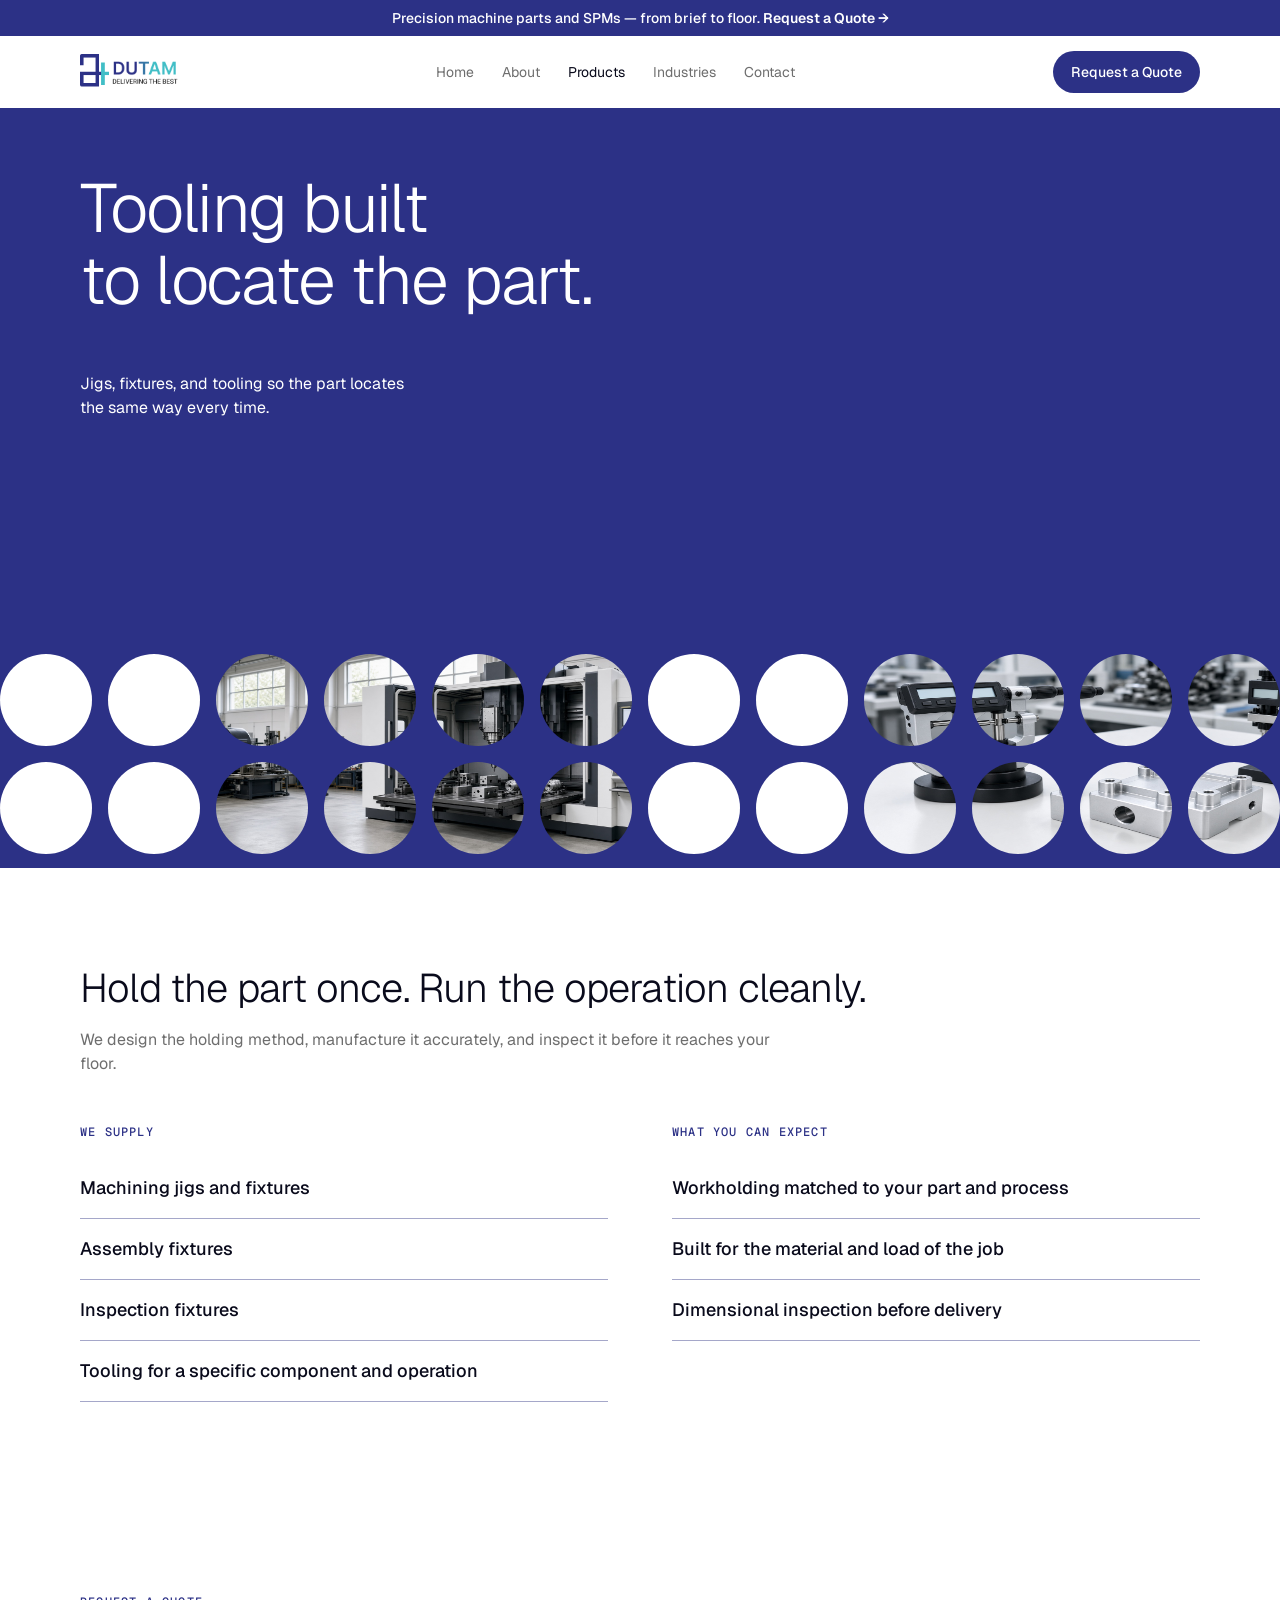
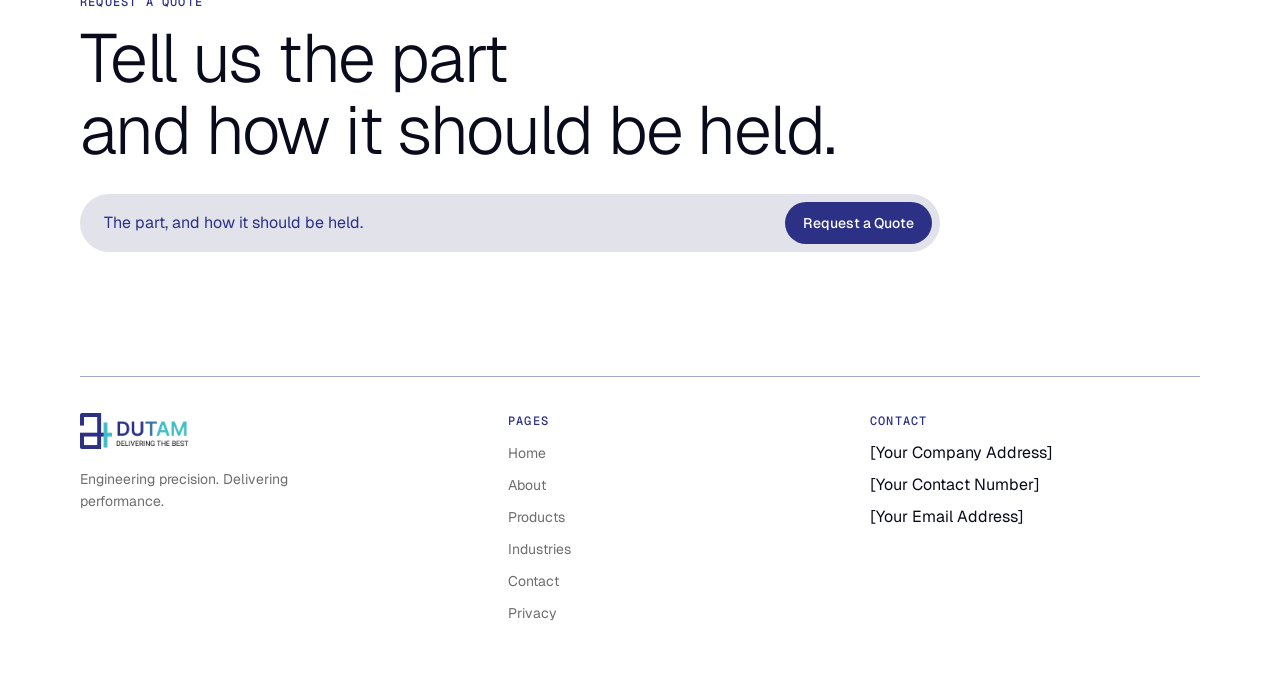
<file: services/jigs-fixtures-and-tooling.html>
<!DOCTYPE html>
<html lang="en">
<head>
  <meta charset="utf-8">
  <meta name="viewport" content="width=device-width, initial-scale=1">
  <title>Jigs, Fixtures and Tooling | Dutam Machineries</title>
  <meta name="description" content="Jigs, fixtures, and tooling that locate and hold work for machining, assembly, and inspection.">
  <link rel="preconnect" href="https://fonts.googleapis.com">
  <link rel="preconnect" href="https://fonts.gstatic.com" crossorigin>
  <link href="https://fonts.googleapis.com/css2?family=Geist+Mono:wght@500&family=Geist:wght@300;400;500;600&display=swap" rel="stylesheet">
  <link rel="stylesheet" href="../css/styles.css">
  <script src="https://mcp.figma.com/mcp/html-to-design/capture.js" async></script>
</head>
<body class="page-enter">
<div class="site-chrome">
  <a class="announce-bar" href="../contact.html">
    <span class="announce-full">Precision machine parts and SPMs — from brief to floor. <strong>Request a Quote →</strong></span>
    <span class="announce-short">Request a Quote →</span>
  </a>
<header class="site-header">
    <a class="logo" href="../index.html"><img src="../images/Logo.png" alt="Dutam" width="168" height="36"></a>
    <nav class="nav-links" aria-label="Primary"><a href="../index.html">Home</a><a href="../about.html">About</a><a href="../services.html" class="active">Products</a><a href="../industries.html">Industries</a><a href="../contact.html">Contact</a><a class="btn header-cta-mobile" href="../contact.html">Request a Quote</a></nav>
    <a class="btn header-cta" href="../contact.html">Request a Quote</a>
    <button class="menu-btn" aria-label="Open menu" aria-expanded="false"><span></span></button>
  </header>
</div>
<main>
      <section class="hero-navy">
        <h1 class="display">Tooling built<br>to locate the part.</h1>
        <p class="note">Jigs, fixtures, and tooling so the part locates the same way every time.</p>
        <div class="mosaic-clip" aria-hidden="true"><div class="mosaic"><div class="circle" style="--i:0"></div><div class="circle" style="--i:1"></div><div class="circle" style="--i:2;background-image:url('../images/shop.jpg');background-position:0% 0%"></div><div class="circle" style="--i:3;background-image:url('../images/shop.jpg');background-position:25% 0%"></div><div class="circle" style="--i:4;background-image:url('../images/shop.jpg');background-position:50% 0%"></div><div class="circle" style="--i:5;background-image:url('../images/shop.jpg');background-position:75% 0%"></div><div class="circle" style="--i:6"></div><div class="circle" style="--i:7"></div><div class="circle" style="--i:8;background-image:url('../images/inspection.jpg');background-position:0% 0%"></div><div class="circle" style="--i:9;background-image:url('../images/inspection.jpg');background-position:25% 0%"></div><div class="circle" style="--i:10;background-image:url('../images/inspection.jpg');background-position:50% 0%"></div><div class="circle" style="--i:11;background-image:url('../images/inspection.jpg');background-position:75% 0%"></div><div class="circle" style="--i:12"></div><div class="circle" style="--i:13"></div><div class="circle" style="--i:14"></div><div class="circle" style="--i:15;background-image:url('../images/shop.jpg');background-position:0% 100%"></div><div class="circle" style="--i:16;background-image:url('../images/shop.jpg');background-position:25% 100%"></div><div class="circle" style="--i:17;background-image:url('../images/shop.jpg');background-position:50% 100%"></div><div class="circle" style="--i:18;background-image:url('../images/shop.jpg');background-position:75% 100%"></div><div class="circle" style="--i:19"></div><div class="circle" style="--i:20"></div><div class="circle" style="--i:21;background-image:url('../images/inspection.jpg');background-position:0% 100%"></div><div class="circle" style="--i:22;background-image:url('../images/inspection.jpg');background-position:25% 100%"></div><div class="circle" style="--i:23;background-image:url('../images/inspection.jpg');background-position:50% 100%"></div><div class="circle" style="--i:24;background-image:url('../images/inspection.jpg');background-position:75% 100%"></div><div class="circle" style="--i:25"></div><div class="circle" style="--i:26"></div><div class="circle" style="--i:27"></div><div class="circle" style="--i:28"></div><div class="circle" style="--i:29"></div><div class="circle" style="--i:30"></div><div class="circle" style="--i:31"></div><div class="circle" style="--i:32"></div><div class="circle" style="--i:33"></div><div class="circle" style="--i:34"></div><div class="circle" style="--i:35"></div><div class="circle" style="--i:36"></div><div class="circle" style="--i:37"></div><div class="circle" style="--i:38"></div></div></div>
      </section>
      <section class="section detail"><div class="wrap">
        <h2>Hold the part once. Run the operation cleanly.</h2>
        <p class="detail-lead">We design the holding method, manufacture it accurately, and inspect it before it reaches your floor.</p>
        <div class="columns" style="margin-top:48px">
          <div><div class="eyebrow">We supply</div><ul class="rule-list"><li>Machining jigs and fixtures</li><li>Assembly fixtures</li><li>Inspection fixtures</li><li>Tooling for a specific component and operation</li></ul></div><div><div class="eyebrow">What you can expect</div><ul class="rule-list"><li>Workholding matched to your part and process</li><li>Built for the material and load of the job</li><li>Dimensional inspection before delivery</li></ul></div>
        </div>
      </div></section>
      <section class="section close"><div class="wrap">
    <div class="eyebrow">Request a Quote</div>
    <h2 class="display">Tell us the part<br>and how it should be held.</h2>
    
    <form class="ask" action="../contact.html" method="get">
      <input name="note" placeholder="The part, and how it should be held." aria-label="The part, and how it should be held.">
      <button class="btn" type="submit">Request a Quote</button>
    </form>
  </div></section>
    </main>
<footer class="footer"><div class="wrap"><div class="rule"></div><div class="footer-row">
    <div><a class="footer-logo" href="../index.html"><img src="../images/Logo.png" alt="Dutam" width="180" height="40"></a><p class="tag">Engineering precision. Delivering performance.</p></div>
    <div><div class="eyebrow">Pages</div><ul><li><a href="../index.html">Home</a></li><li><a href="../about.html">About</a></li><li><a href="../services.html">Products</a></li><li><a href="../industries.html">Industries</a></li><li><a href="../contact.html">Contact</a></li><li><a href="../privacy.html">Privacy</a></li></ul></div>
    <div><div class="eyebrow">Contact</div><ul><li>[Your Company Address]</li><li>[Your Contact Number]</li><li>[Your Email Address]</li></ul></div>
  </div></div></footer>
<script src="../js/main.js"></script>
</body>
</html>
</file>
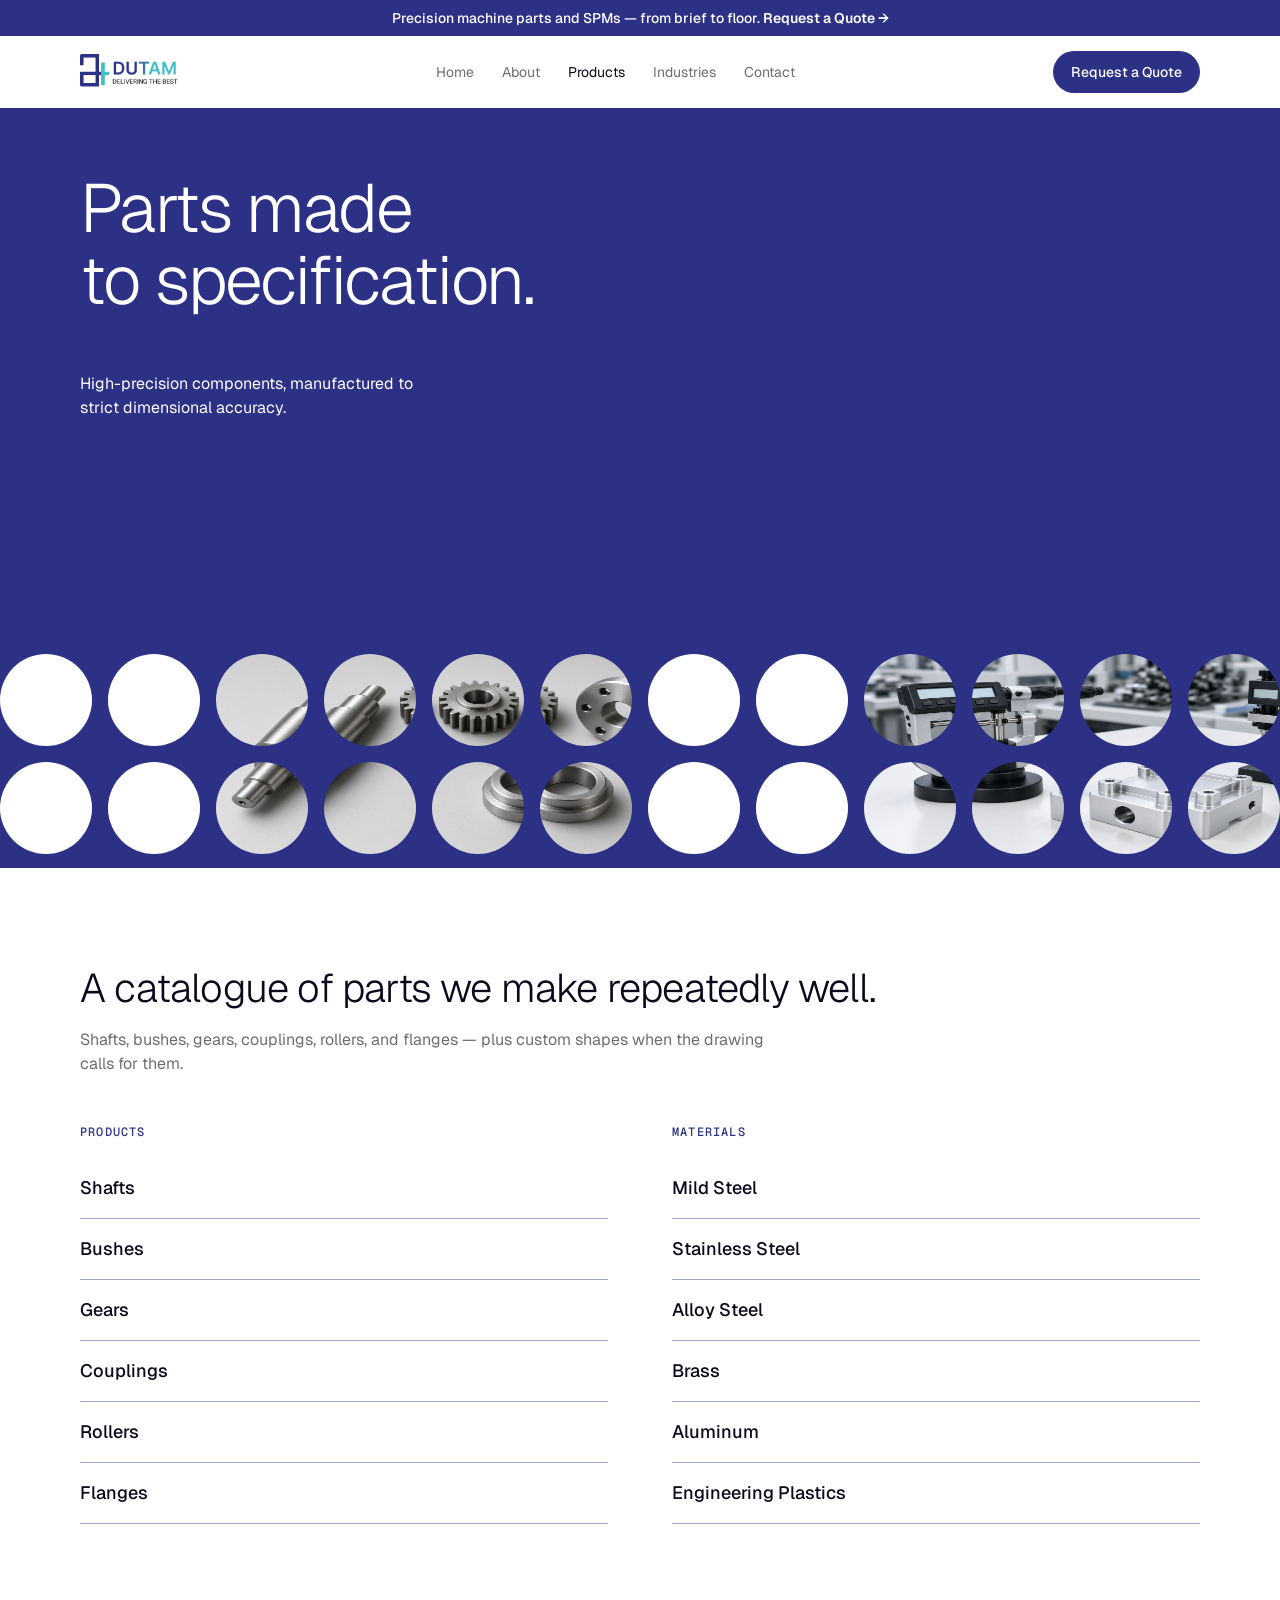
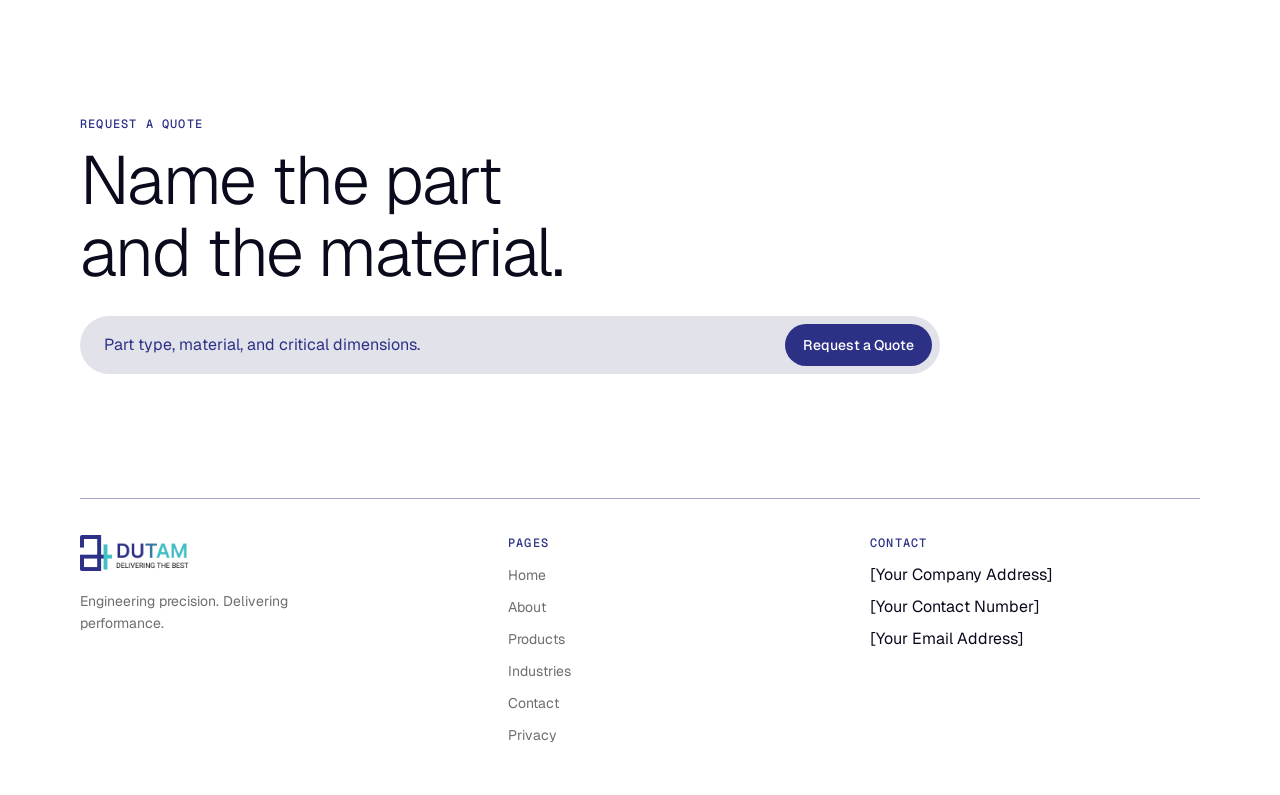
<file: services/precision-machine-parts.html>
<!DOCTYPE html>
<html lang="en">
<head>
  <meta charset="utf-8">
  <meta name="viewport" content="width=device-width, initial-scale=1">
  <title>Precision Machine Parts | Dutam Machineries</title>
  <meta name="description" content="High-precision shafts, bushes, gears, couplings, rollers, flanges, and custom fabricated parts.">
  <link rel="preconnect" href="https://fonts.googleapis.com">
  <link rel="preconnect" href="https://fonts.gstatic.com" crossorigin>
  <link href="https://fonts.googleapis.com/css2?family=Geist+Mono:wght@500&family=Geist:wght@300;400;500;600&display=swap" rel="stylesheet">
  <link rel="stylesheet" href="../css/styles.css">
  <script src="https://mcp.figma.com/mcp/html-to-design/capture.js" async></script>
</head>
<body class="page-enter">
<div class="site-chrome">
  <a class="announce-bar" href="../contact.html">
    <span class="announce-full">Precision machine parts and SPMs — from brief to floor. <strong>Request a Quote →</strong></span>
    <span class="announce-short">Request a Quote →</span>
  </a>
<header class="site-header">
    <a class="logo" href="../index.html"><img src="../images/Logo.png" alt="Dutam" width="168" height="36"></a>
    <nav class="nav-links" aria-label="Primary"><a href="../index.html">Home</a><a href="../about.html">About</a><a href="../services.html" class="active">Products</a><a href="../industries.html">Industries</a><a href="../contact.html">Contact</a><a class="btn header-cta-mobile" href="../contact.html">Request a Quote</a></nav>
    <a class="btn header-cta" href="../contact.html">Request a Quote</a>
    <button class="menu-btn" aria-label="Open menu" aria-expanded="false"><span></span></button>
  </header>
</div>
<main>
      <section class="hero-navy">
        <h1 class="display">Parts made<br>to specification.</h1>
        <p class="note">High-precision components, manufactured to strict dimensional accuracy.</p>
        <div class="mosaic-clip" aria-hidden="true"><div class="mosaic"><div class="circle" style="--i:0"></div><div class="circle" style="--i:1"></div><div class="circle" style="--i:2;background-image:url('../images/parts.jpg');background-position:0% 0%"></div><div class="circle" style="--i:3;background-image:url('../images/parts.jpg');background-position:25% 0%"></div><div class="circle" style="--i:4;background-image:url('../images/parts.jpg');background-position:50% 0%"></div><div class="circle" style="--i:5;background-image:url('../images/parts.jpg');background-position:75% 0%"></div><div class="circle" style="--i:6"></div><div class="circle" style="--i:7"></div><div class="circle" style="--i:8;background-image:url('../images/inspection.jpg');background-position:0% 0%"></div><div class="circle" style="--i:9;background-image:url('../images/inspection.jpg');background-position:25% 0%"></div><div class="circle" style="--i:10;background-image:url('../images/inspection.jpg');background-position:50% 0%"></div><div class="circle" style="--i:11;background-image:url('../images/inspection.jpg');background-position:75% 0%"></div><div class="circle" style="--i:12"></div><div class="circle" style="--i:13"></div><div class="circle" style="--i:14"></div><div class="circle" style="--i:15;background-image:url('../images/parts.jpg');background-position:0% 100%"></div><div class="circle" style="--i:16;background-image:url('../images/parts.jpg');background-position:25% 100%"></div><div class="circle" style="--i:17;background-image:url('../images/parts.jpg');background-position:50% 100%"></div><div class="circle" style="--i:18;background-image:url('../images/parts.jpg');background-position:75% 100%"></div><div class="circle" style="--i:19"></div><div class="circle" style="--i:20"></div><div class="circle" style="--i:21;background-image:url('../images/inspection.jpg');background-position:0% 100%"></div><div class="circle" style="--i:22;background-image:url('../images/inspection.jpg');background-position:25% 100%"></div><div class="circle" style="--i:23;background-image:url('../images/inspection.jpg');background-position:50% 100%"></div><div class="circle" style="--i:24;background-image:url('../images/inspection.jpg');background-position:75% 100%"></div><div class="circle" style="--i:25"></div><div class="circle" style="--i:26"></div><div class="circle" style="--i:27"></div><div class="circle" style="--i:28"></div><div class="circle" style="--i:29"></div><div class="circle" style="--i:30"></div><div class="circle" style="--i:31"></div><div class="circle" style="--i:32"></div><div class="circle" style="--i:33"></div><div class="circle" style="--i:34"></div><div class="circle" style="--i:35"></div><div class="circle" style="--i:36"></div><div class="circle" style="--i:37"></div><div class="circle" style="--i:38"></div></div></div>
      </section>
      <section class="section detail"><div class="wrap">
        <h2>A catalogue of parts we make repeatedly well.</h2>
        <p class="detail-lead">Shafts, bushes, gears, couplings, rollers, and flanges — plus custom shapes when the drawing calls for them.</p>
        <div class="columns" style="margin-top:48px">
          <div><div class="eyebrow">Products</div><ul class="rule-list"><li>Shafts</li><li>Bushes</li><li>Gears</li><li>Couplings</li><li>Rollers</li><li>Flanges</li></ul></div><div><div class="eyebrow">Materials</div><ul class="rule-list"><li>Mild Steel</li><li>Stainless Steel</li><li>Alloy Steel</li><li>Brass</li><li>Aluminum</li><li>Engineering Plastics</li></ul></div>
        </div>
      </div></section>
      <section class="section close"><div class="wrap">
    <div class="eyebrow">Request a Quote</div>
    <h2 class="display">Name the part<br>and the material.</h2>
    
    <form class="ask" action="../contact.html" method="get">
      <input name="note" placeholder="Part type, material, and critical dimensions." aria-label="Part type, material, and critical dimensions.">
      <button class="btn" type="submit">Request a Quote</button>
    </form>
  </div></section>
    </main>
<footer class="footer"><div class="wrap"><div class="rule"></div><div class="footer-row">
    <div><a class="footer-logo" href="../index.html"><img src="../images/Logo.png" alt="Dutam" width="180" height="40"></a><p class="tag">Engineering precision. Delivering performance.</p></div>
    <div><div class="eyebrow">Pages</div><ul><li><a href="../index.html">Home</a></li><li><a href="../about.html">About</a></li><li><a href="../services.html">Products</a></li><li><a href="../industries.html">Industries</a></li><li><a href="../contact.html">Contact</a></li><li><a href="../privacy.html">Privacy</a></li></ul></div>
    <div><div class="eyebrow">Contact</div><ul><li>[Your Company Address]</li><li>[Your Contact Number]</li><li>[Your Email Address]</li></ul></div>
  </div></div></footer>
<script src="../js/main.js"></script>
</body>
</html>
</file>
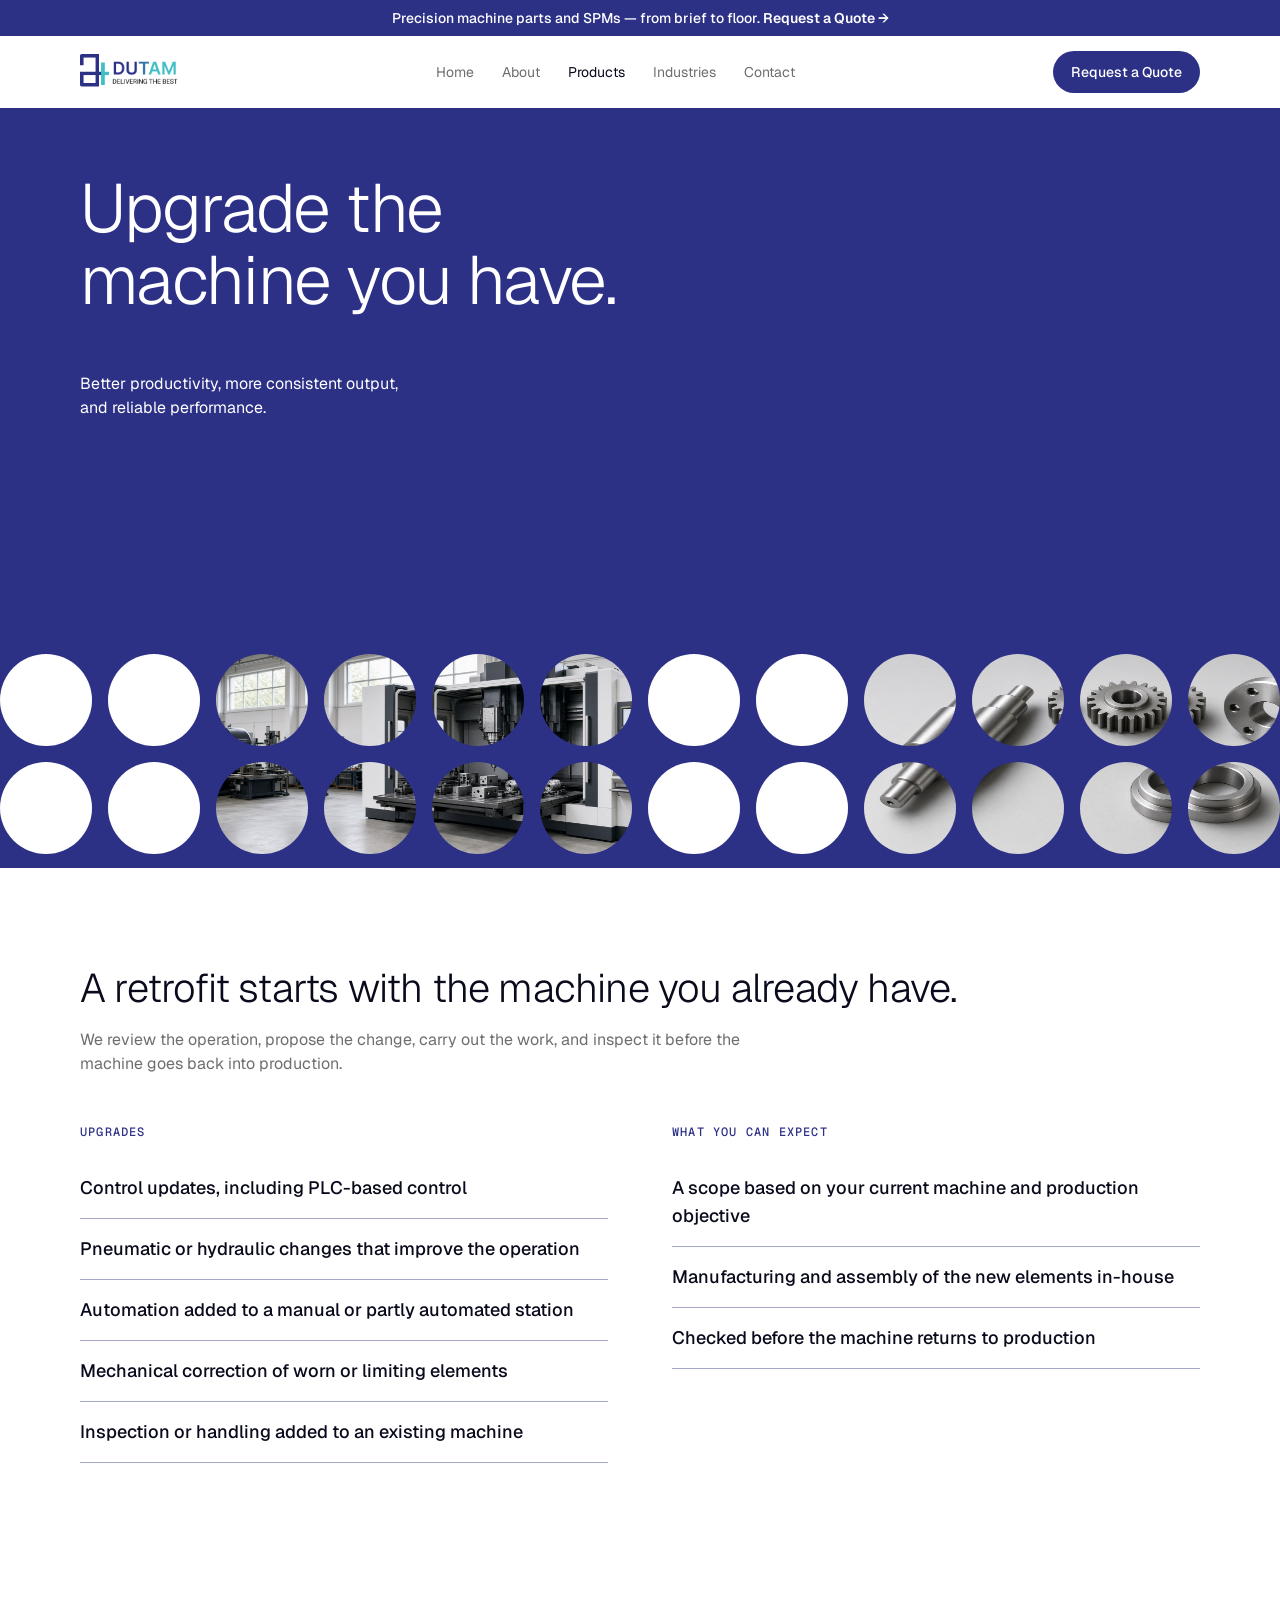
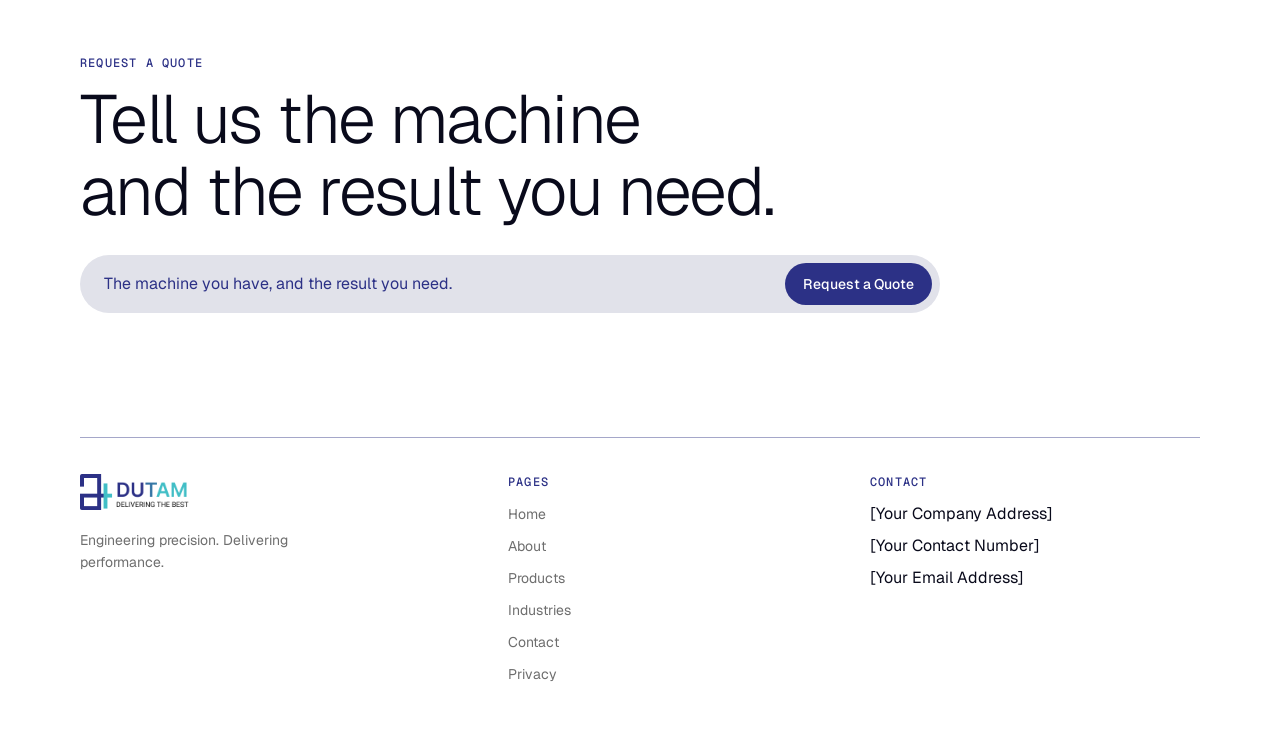
<file: services/retrofit-and-upgradation.html>
<!DOCTYPE html>
<html lang="en">
<head>
  <meta charset="utf-8">
  <meta name="viewport" content="width=device-width, initial-scale=1">
  <title>Retrofit and Upgradation | Dutam Machineries</title>
  <meta name="description" content="Retrofit and upgradation of existing machines.">
  <link rel="preconnect" href="https://fonts.googleapis.com">
  <link rel="preconnect" href="https://fonts.gstatic.com" crossorigin>
  <link href="https://fonts.googleapis.com/css2?family=Geist+Mono:wght@500&family=Geist:wght@300;400;500;600&display=swap" rel="stylesheet">
  <link rel="stylesheet" href="../css/styles.css">
  <script src="https://mcp.figma.com/mcp/html-to-design/capture.js" async></script>
</head>
<body class="page-enter">
<div class="site-chrome">
  <a class="announce-bar" href="../contact.html">
    <span class="announce-full">Precision machine parts and SPMs — from brief to floor. <strong>Request a Quote →</strong></span>
    <span class="announce-short">Request a Quote →</span>
  </a>
<header class="site-header">
    <a class="logo" href="../index.html"><img src="../images/Logo.png" alt="Dutam" width="168" height="36"></a>
    <nav class="nav-links" aria-label="Primary"><a href="../index.html">Home</a><a href="../about.html">About</a><a href="../services.html" class="active">Products</a><a href="../industries.html">Industries</a><a href="../contact.html">Contact</a><a class="btn header-cta-mobile" href="../contact.html">Request a Quote</a></nav>
    <a class="btn header-cta" href="../contact.html">Request a Quote</a>
    <button class="menu-btn" aria-label="Open menu" aria-expanded="false"><span></span></button>
  </header>
</div>
<main>
      <section class="hero-navy">
        <h1 class="display">Upgrade the<br>machine you have.</h1>
        <p class="note">Better productivity, more consistent output, and reliable performance.</p>
        <div class="mosaic-clip" aria-hidden="true"><div class="mosaic"><div class="circle" style="--i:0"></div><div class="circle" style="--i:1"></div><div class="circle" style="--i:2;background-image:url('../images/shop.jpg');background-position:0% 0%"></div><div class="circle" style="--i:3;background-image:url('../images/shop.jpg');background-position:25% 0%"></div><div class="circle" style="--i:4;background-image:url('../images/shop.jpg');background-position:50% 0%"></div><div class="circle" style="--i:5;background-image:url('../images/shop.jpg');background-position:75% 0%"></div><div class="circle" style="--i:6"></div><div class="circle" style="--i:7"></div><div class="circle" style="--i:8;background-image:url('../images/parts.jpg');background-position:0% 0%"></div><div class="circle" style="--i:9;background-image:url('../images/parts.jpg');background-position:25% 0%"></div><div class="circle" style="--i:10;background-image:url('../images/parts.jpg');background-position:50% 0%"></div><div class="circle" style="--i:11;background-image:url('../images/parts.jpg');background-position:75% 0%"></div><div class="circle" style="--i:12"></div><div class="circle" style="--i:13"></div><div class="circle" style="--i:14"></div><div class="circle" style="--i:15;background-image:url('../images/shop.jpg');background-position:0% 100%"></div><div class="circle" style="--i:16;background-image:url('../images/shop.jpg');background-position:25% 100%"></div><div class="circle" style="--i:17;background-image:url('../images/shop.jpg');background-position:50% 100%"></div><div class="circle" style="--i:18;background-image:url('../images/shop.jpg');background-position:75% 100%"></div><div class="circle" style="--i:19"></div><div class="circle" style="--i:20"></div><div class="circle" style="--i:21;background-image:url('../images/parts.jpg');background-position:0% 100%"></div><div class="circle" style="--i:22;background-image:url('../images/parts.jpg');background-position:25% 100%"></div><div class="circle" style="--i:23;background-image:url('../images/parts.jpg');background-position:50% 100%"></div><div class="circle" style="--i:24;background-image:url('../images/parts.jpg');background-position:75% 100%"></div><div class="circle" style="--i:25"></div><div class="circle" style="--i:26"></div><div class="circle" style="--i:27"></div><div class="circle" style="--i:28"></div><div class="circle" style="--i:29"></div><div class="circle" style="--i:30"></div><div class="circle" style="--i:31"></div><div class="circle" style="--i:32"></div><div class="circle" style="--i:33"></div><div class="circle" style="--i:34"></div><div class="circle" style="--i:35"></div><div class="circle" style="--i:36"></div><div class="circle" style="--i:37"></div><div class="circle" style="--i:38"></div></div></div>
      </section>
      <section class="section detail"><div class="wrap">
        <h2>A retrofit starts with the machine you already have.</h2>
        <p class="detail-lead">We review the operation, propose the change, carry out the work, and inspect it before the machine goes back into production.</p>
        <div class="columns" style="margin-top:48px">
          <div><div class="eyebrow">Upgrades</div><ul class="rule-list"><li>Control updates, including PLC-based control</li><li>Pneumatic or hydraulic changes that improve the operation</li><li>Automation added to a manual or partly automated station</li><li>Mechanical correction of worn or limiting elements</li><li>Inspection or handling added to an existing machine</li></ul></div><div><div class="eyebrow">What you can expect</div><ul class="rule-list"><li>A scope based on your current machine and production objective</li><li>Manufacturing and assembly of the new elements in-house</li><li>Checked before the machine returns to production</li></ul></div>
        </div>
      </div></section>
      <section class="section close"><div class="wrap">
    <div class="eyebrow">Request a Quote</div>
    <h2 class="display">Tell us the machine<br>and the result you need.</h2>
    
    <form class="ask" action="../contact.html" method="get">
      <input name="note" placeholder="The machine you have, and the result you need." aria-label="The machine you have, and the result you need.">
      <button class="btn" type="submit">Request a Quote</button>
    </form>
  </div></section>
    </main>
<footer class="footer"><div class="wrap"><div class="rule"></div><div class="footer-row">
    <div><a class="footer-logo" href="../index.html"><img src="../images/Logo.png" alt="Dutam" width="180" height="40"></a><p class="tag">Engineering precision. Delivering performance.</p></div>
    <div><div class="eyebrow">Pages</div><ul><li><a href="../index.html">Home</a></li><li><a href="../about.html">About</a></li><li><a href="../services.html">Products</a></li><li><a href="../industries.html">Industries</a></li><li><a href="../contact.html">Contact</a></li><li><a href="../privacy.html">Privacy</a></li></ul></div>
    <div><div class="eyebrow">Contact</div><ul><li>[Your Company Address]</li><li>[Your Contact Number]</li><li>[Your Email Address]</li></ul></div>
  </div></div></footer>
<script src="../js/main.js"></script>
</body>
</html>
</file>
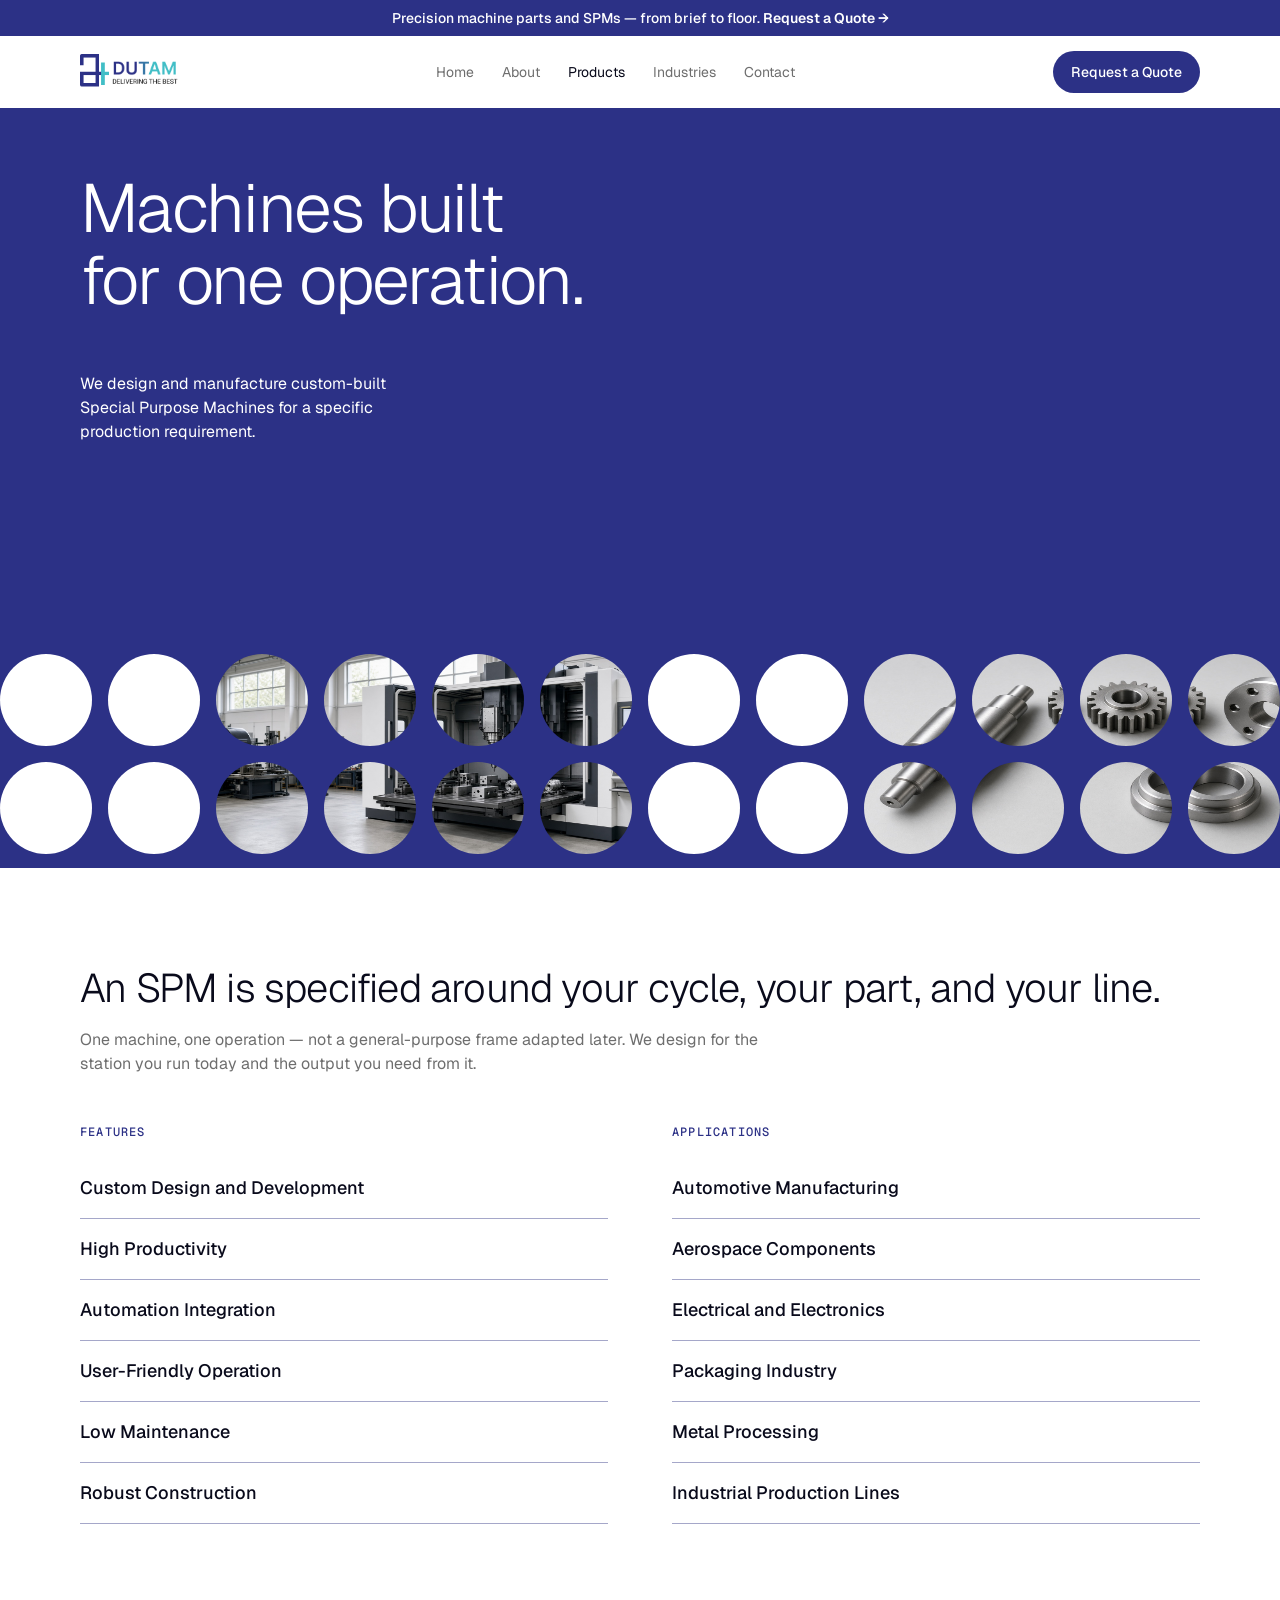
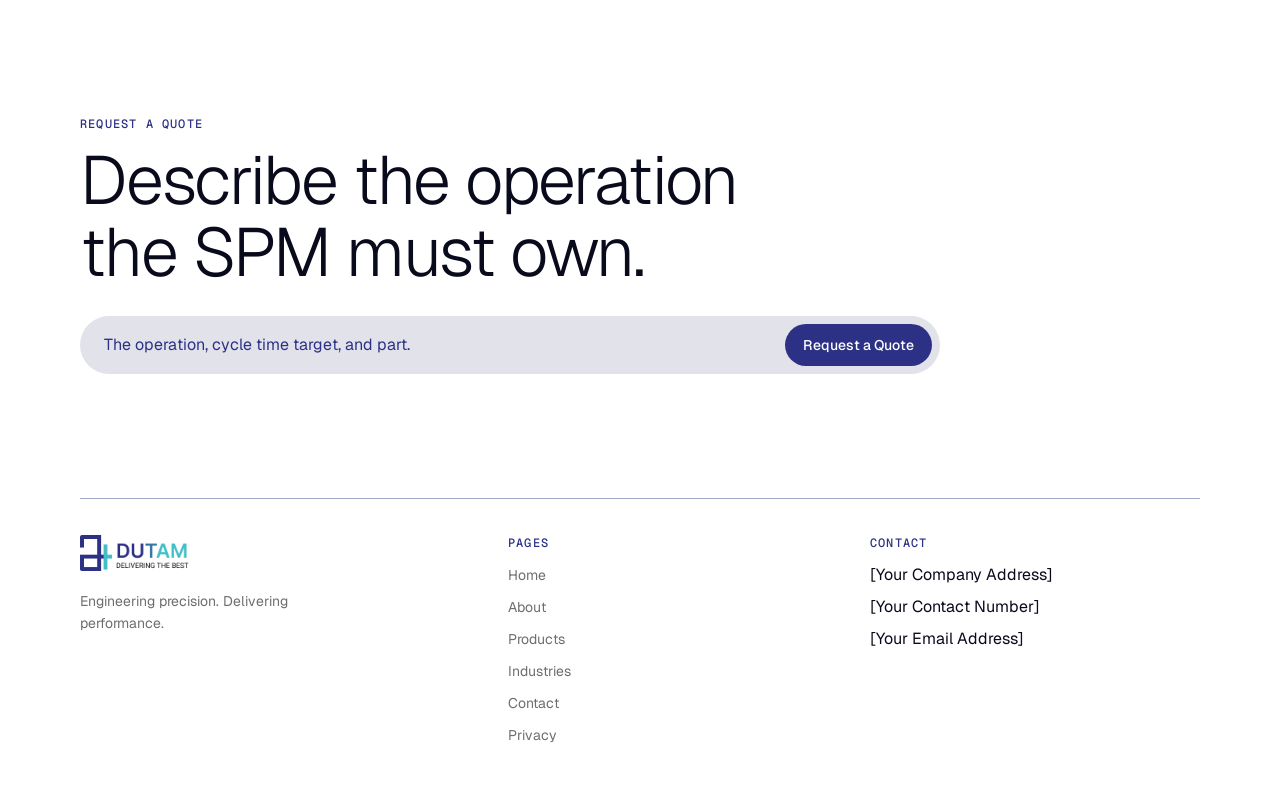
<file: services/special-purpose-machines.html>
<!DOCTYPE html>
<html lang="en">
<head>
  <meta charset="utf-8">
  <meta name="viewport" content="width=device-width, initial-scale=1">
  <title>Special Purpose Machines | Dutam Machineries</title>
  <meta name="description" content="Custom-built Special Purpose Machines for a specific production requirement.">
  <link rel="preconnect" href="https://fonts.googleapis.com">
  <link rel="preconnect" href="https://fonts.gstatic.com" crossorigin>
  <link href="https://fonts.googleapis.com/css2?family=Geist+Mono:wght@500&family=Geist:wght@300;400;500;600&display=swap" rel="stylesheet">
  <link rel="stylesheet" href="../css/styles.css">
  <script src="https://mcp.figma.com/mcp/html-to-design/capture.js" async></script>
</head>
<body class="page-enter">
<div class="site-chrome">
  <a class="announce-bar" href="../contact.html">
    <span class="announce-full">Precision machine parts and SPMs — from brief to floor. <strong>Request a Quote →</strong></span>
    <span class="announce-short">Request a Quote →</span>
  </a>
<header class="site-header">
    <a class="logo" href="../index.html"><img src="../images/Logo.png" alt="Dutam" width="168" height="36"></a>
    <nav class="nav-links" aria-label="Primary"><a href="../index.html">Home</a><a href="../about.html">About</a><a href="../services.html" class="active">Products</a><a href="../industries.html">Industries</a><a href="../contact.html">Contact</a><a class="btn header-cta-mobile" href="../contact.html">Request a Quote</a></nav>
    <a class="btn header-cta" href="../contact.html">Request a Quote</a>
    <button class="menu-btn" aria-label="Open menu" aria-expanded="false"><span></span></button>
  </header>
</div>
<main>
      <section class="hero-navy">
        <h1 class="display">Machines built<br>for one operation.</h1>
        <p class="note">We design and manufacture custom-built Special Purpose Machines for a specific production requirement.</p>
        <div class="mosaic-clip" aria-hidden="true"><div class="mosaic"><div class="circle" style="--i:0"></div><div class="circle" style="--i:1"></div><div class="circle" style="--i:2;background-image:url('../images/shop.jpg');background-position:0% 0%"></div><div class="circle" style="--i:3;background-image:url('../images/shop.jpg');background-position:25% 0%"></div><div class="circle" style="--i:4;background-image:url('../images/shop.jpg');background-position:50% 0%"></div><div class="circle" style="--i:5;background-image:url('../images/shop.jpg');background-position:75% 0%"></div><div class="circle" style="--i:6"></div><div class="circle" style="--i:7"></div><div class="circle" style="--i:8;background-image:url('../images/parts.jpg');background-position:0% 0%"></div><div class="circle" style="--i:9;background-image:url('../images/parts.jpg');background-position:25% 0%"></div><div class="circle" style="--i:10;background-image:url('../images/parts.jpg');background-position:50% 0%"></div><div class="circle" style="--i:11;background-image:url('../images/parts.jpg');background-position:75% 0%"></div><div class="circle" style="--i:12"></div><div class="circle" style="--i:13"></div><div class="circle" style="--i:14"></div><div class="circle" style="--i:15;background-image:url('../images/shop.jpg');background-position:0% 100%"></div><div class="circle" style="--i:16;background-image:url('../images/shop.jpg');background-position:25% 100%"></div><div class="circle" style="--i:17;background-image:url('../images/shop.jpg');background-position:50% 100%"></div><div class="circle" style="--i:18;background-image:url('../images/shop.jpg');background-position:75% 100%"></div><div class="circle" style="--i:19"></div><div class="circle" style="--i:20"></div><div class="circle" style="--i:21;background-image:url('../images/parts.jpg');background-position:0% 100%"></div><div class="circle" style="--i:22;background-image:url('../images/parts.jpg');background-position:25% 100%"></div><div class="circle" style="--i:23;background-image:url('../images/parts.jpg');background-position:50% 100%"></div><div class="circle" style="--i:24;background-image:url('../images/parts.jpg');background-position:75% 100%"></div><div class="circle" style="--i:25"></div><div class="circle" style="--i:26"></div><div class="circle" style="--i:27"></div><div class="circle" style="--i:28"></div><div class="circle" style="--i:29"></div><div class="circle" style="--i:30"></div><div class="circle" style="--i:31"></div><div class="circle" style="--i:32"></div><div class="circle" style="--i:33"></div><div class="circle" style="--i:34"></div><div class="circle" style="--i:35"></div><div class="circle" style="--i:36"></div><div class="circle" style="--i:37"></div><div class="circle" style="--i:38"></div></div></div>
      </section>
      <section class="section detail"><div class="wrap">
        <h2>An SPM is specified around your cycle, your part, and your line.</h2>
        <p class="detail-lead">One machine, one operation — not a general-purpose frame adapted later. We design for the station you run today and the output you need from it.</p>
        <div class="columns" style="margin-top:48px">
          <div><div class="eyebrow">Features</div><ul class="rule-list"><li>Custom Design and Development</li><li>High Productivity</li><li>Automation Integration</li><li>User-Friendly Operation</li><li>Low Maintenance</li><li>Robust Construction</li></ul></div><div><div class="eyebrow">Applications</div><ul class="rule-list"><li>Automotive Manufacturing</li><li>Aerospace Components</li><li>Electrical and Electronics</li><li>Packaging Industry</li><li>Metal Processing</li><li>Industrial Production Lines</li></ul></div>
        </div>
      </div></section>
      <section class="section close"><div class="wrap">
    <div class="eyebrow">Request a Quote</div>
    <h2 class="display">Describe the operation<br>the SPM must own.</h2>
    
    <form class="ask" action="../contact.html" method="get">
      <input name="note" placeholder="The operation, cycle time target, and part." aria-label="The operation, cycle time target, and part.">
      <button class="btn" type="submit">Request a Quote</button>
    </form>
  </div></section>
    </main>
<footer class="footer"><div class="wrap"><div class="rule"></div><div class="footer-row">
    <div><a class="footer-logo" href="../index.html"><img src="../images/Logo.png" alt="Dutam" width="180" height="40"></a><p class="tag">Engineering precision. Delivering performance.</p></div>
    <div><div class="eyebrow">Pages</div><ul><li><a href="../index.html">Home</a></li><li><a href="../about.html">About</a></li><li><a href="../services.html">Products</a></li><li><a href="../industries.html">Industries</a></li><li><a href="../contact.html">Contact</a></li><li><a href="../privacy.html">Privacy</a></li></ul></div>
    <div><div class="eyebrow">Contact</div><ul><li>[Your Company Address]</li><li>[Your Contact Number]</li><li>[Your Email Address]</li></ul></div>
  </div></div></footer>
<script src="../js/main.js"></script>
</body>
</html>
</file>
<file: css/styles.css>
:root {
  --ink: #090a1b;
  --navy: #2c3186;
  --navy-deep: #1a1d50;
  --blue-50: #e1e2ea;
  --blue-200: #a5a7c9;
  --secondary: #6e6e6e;
  --white: #ffffff;
  --line: rgba(9, 10, 27, 0.12);
  --pad: 80px;
  --max: 1280px;
  --content: min(var(--max), calc(100% - var(--pad) * 2));
  --nav: 72px;
  --announce: 36px;
  --chrome: calc(var(--announce) + var(--nav));
  --shadow: 0 10px 24px rgba(9, 10, 27, 0.06);
  --ease: cubic-bezier(0.22, 1, 0.36, 1);

  --font: "Geist", sans-serif;
  --font-mono: "Geist Mono", ui-monospace, monospace;

  --text-hero: 68px;
  --text-hero-lh: 72px;
  --text-hero-tracking: -1.6px;

  --text-h1: 48px;
  --text-h1-lh: 52px;
  --text-h1-tracking: -1.1px;

  --text-h2: 40px;
  --text-h2-lh: 48px;
  --text-h2-tracking: -0.8px;

  --text-h3: 28px;
  --text-h3-lh: 34px;
  --text-h3-tracking: -0.5px;

  --text-h4: 20px;
  --text-h4-lh: 28px;
  --text-h4-tracking: -0.3px;

  --text-body-lg: 18px;
  --text-body-lg-lh: 28px;

  --text-body: 16px;
  --text-body-lh: 24px;

  --text-body-sm: 14px;
  --text-body-sm-lh: 22px;

  --text-caption: 12px;
  --text-caption-lh: 16px;
  --text-caption-tracking: 1.2px;

  --text-button: 14px;
  --text-button-lh: 20px;
}

* { box-sizing: border-box; }
html { scroll-behavior: smooth; }
body {
  margin: 0;
  color: var(--ink);
  background: var(--white);
  font-family: var(--font);
  font-size: var(--text-body);
  font-weight: 400;
  line-height: var(--text-body-lh);
}
a { color: inherit; text-decoration: none; }
button, input, select, textarea { font: inherit; color: inherit; }
img { max-width: 100%; display: block; }
h1, h2, h3, p { margin: 0; }

.page-enter { animation: rise 0.55s var(--ease) both; }

.wrap {
  width: var(--content);
  margin-inline: auto;
}
.eyebrow,
.kicker,
.cap .num,
.step .num {
  font-family: var(--font-mono);
  font-size: var(--text-caption);
  font-weight: 500;
  line-height: var(--text-caption-lh);
  letter-spacing: var(--text-caption-tracking);
  text-transform: uppercase;
  color: var(--navy);
}
.eyebrow { color: var(--navy); }
.display {
  font-size: var(--text-hero);
  font-weight: 300;
  letter-spacing: var(--text-hero-tracking);
  line-height: var(--text-hero-lh);
}

.site-chrome {
  position: sticky;
  top: 0;
  z-index: 20;
}
.announce-bar {
  display: flex;
  align-items: center;
  justify-content: center;
  gap: 6px;
  min-height: var(--announce);
  padding: 8px max(16px, var(--pad));
  background: var(--navy);
  color: var(--white);
  text-align: center;
  font-size: var(--text-body-sm);
  font-weight: 500;
  line-height: 1.35;
  transition: background 0.2s var(--ease);
}
.announce-bar:hover { background: var(--navy-deep); }
.announce-bar strong { font-weight: 600; }
.announce-short { display: none; }
.site-header {
  position: relative;
  height: var(--nav);
  display: flex;
  align-items: center;
  justify-content: space-between;
  padding: 0 var(--pad);
  background: rgba(255, 255, 255, 0.92);
  backdrop-filter: blur(16px);
  border-bottom: 1px solid transparent;
  transition: border-color 0.3s var(--ease), box-shadow 0.3s var(--ease);
}
.site-chrome.scrolled .site-header {
  border-bottom-color: var(--line);
  box-shadow: 0 8px 24px rgba(9, 10, 27, 0.04);
}
.logo {
  display: inline-flex;
  align-items: center;
  flex-shrink: 0;
  line-height: 0;
}
.logo img {
  display: block;
  height: 36px;
  width: auto;
  max-width: min(168px, 42vw);
}
.nav-links {
  display: flex;
  gap: 28px;
  align-items: center;
}
.nav-links a {
  font-size: var(--text-body-sm);
  line-height: var(--text-body-sm-lh);
  color: var(--secondary);
  transition: color 0.2s var(--ease);
}
.nav-links a:hover,
.nav-links a.active { color: var(--ink); }
a.btn.header-cta-mobile { display: none; }
.menu-btn {
  display: none;
  width: 42px;
  height: 42px;
  border: 0;
  background: transparent;
  padding: 0;
  cursor: pointer;
}
.menu-btn span,
.menu-btn span:before,
.menu-btn span:after {
  display: block;
  height: 1.5px;
  width: 18px;
  background: var(--ink);
  position: relative;
  transition: transform 0.25s var(--ease), opacity 0.2s;
}
.menu-btn span:before,
.menu-btn span:after {
  content: "";
  position: absolute;
  left: 0;
}
.menu-btn span:before { top: -6px; }
.menu-btn span:after { top: 6px; }
.menu-btn.open span { background: transparent; }
.menu-btn.open span:before { top: 0; transform: rotate(45deg); }
.menu-btn.open span:after { top: 0; transform: rotate(-45deg); }

.btn {
  display: inline-flex;
  align-items: center;
  justify-content: center;
  height: 42px;
  padding: 0 18px;
  border-radius: 999px;
  border: 0;
  background: var(--navy);
  color: var(--white);
  font-size: var(--text-button);
  font-weight: 500;
  line-height: var(--text-button-lh);
  cursor: pointer;
  transition: background 0.2s var(--ease), transform 0.2s var(--ease), color 0.2s var(--ease);
}
.btn:hover { background: var(--navy-deep); transform: translateY(-1px); }
.btn:active { transform: translateY(0); }
.btn.light {
  background: var(--white);
  color: var(--navy);
}
.btn.light:hover { background: var(--blue-50); color: var(--navy-deep); }
.btn.ghost {
  background: transparent;
  color: var(--white);
  padding-inline: 8px;
}
.btn.ghost:hover { background: rgba(255, 255, 255, 0.12); transform: none; }

.hero-center,
.hero-statement,
.hero-navy {
  position: relative;
  overflow: hidden;
  min-height: 680px;
  display: flex;
  color: var(--white);
}
.hero-center {
  align-items: center;
  justify-content: center;
  text-align: center;
  background: #12141c center / cover no-repeat;
}
.hero-center:after,
.hero-statement:after {
  content: "";
  position: absolute;
  inset: 0;
}
.hero-center:after {
  background: radial-gradient(ellipse at center, rgba(9, 10, 27, 0.62) 0%, rgba(9, 10, 27, 0.78) 70%);
}
.hero-statement {
  align-items: flex-end;
  background: #12141c center / cover no-repeat;
  padding: 72px 0 56px;
}
.hero-statement:after {
  background: linear-gradient(90deg, rgba(9, 10, 27, 0.78) 0%, rgba(9, 10, 27, 0.42) 46%, rgba(9, 10, 27, 0.12) 100%);
}
.hero-copy, .hero-statement .statement {
  position: relative;
  z-index: 1;
}
.hero-copy { width: min(760px, 100%); padding: 48px 24px; }
.hero-copy h1,
.statement h1,
.hero-navy h1,
.bento-hero h1,
.prose h1,
.close h2 {
  font-size: var(--text-hero);
  font-weight: 300;
  letter-spacing: var(--text-hero-tracking);
  line-height: var(--text-hero-lh);
}
.hero-copy p,
.statement-note,
.hero-navy .note,
.bento-hero-copy p:not(.eyebrow),
.facility-copy p,
.detail-lead,
.contact-band .lead,
.close p {
  font-size: var(--text-body);
  line-height: var(--text-body-lh);
}
.hero-copy p { margin: 22px auto 0; max-width: 560px; color: rgba(255, 255, 255, 0.92); }
.hero-actions { display: flex; gap: 8px; justify-content: center; margin-top: 28px; flex-wrap: wrap; }
.kicker {
  margin-bottom: 18px;
  color: rgba(255, 255, 255, 0.86);
}
.statement {
  display: flex;
  flex-direction: column;
  justify-content: space-between;
  min-height: 520px;
  width: var(--content);
  margin-inline: auto;
}
.statement h1 { max-width: 860px; }
.statement-note { max-width: 340px; align-self: flex-end; color: rgba(255, 255, 255, 0.92); }

.hero-navy {
  background: var(--navy);
  min-height: 760px;
  padding: 64px 0 0;
  flex-direction: column;
}
.hero-navy h1 {
  width: var(--content);
  margin-inline: auto;
}
.hero-navy .note {
  max-width: 340px;
  margin-top: 56px;
  margin-left: calc((100% - var(--content)) / 2);
  margin-right: auto;
}
.mosaic-clip {
  margin-top: auto;
  height: 250px;
  overflow: hidden;
  width: 100vw;
  margin-left: calc(50% - 50vw);
}
.mosaic {
  display: grid;
  grid-template-columns: repeat(13, 92px);
  gap: 16px;
  width: max-content;
  margin: 36px auto 0;
  justify-content: center;
}
.circle {
  width: 92px;
  height: 92px;
  border-radius: 50%;
  background-color: var(--white);
  background-size: 400% 200%;
  animation: pop 0.55s var(--ease) both;
  animation-delay: calc(var(--i) * 16ms);
}

.section { padding: 96px 0; }
.section.tight { padding: 72px 0; }
.section.tint { background: var(--blue-50); }
.section-head { margin-bottom: 40px; }
.section-head h2,
.facility-copy h2,
.contact-band h1,
.thanks h2 {
  margin-top: 12px;
  font-size: var(--text-h1);
  font-weight: 300;
  letter-spacing: var(--text-h1-tracking);
  line-height: var(--text-h1-lh);
}
.thanks h2 { margin-top: 0; margin-bottom: 8px; }

.project {
  display: grid;
  grid-template-columns: minmax(220px, 320px) minmax(0, 1fr);
  gap: 48px;
  align-items: start;
  overflow-anchor: none;
}
.project-intro {
  position: sticky;
  top: calc(var(--chrome) + 24px);
  display: flex;
  flex-direction: column;
  gap: 12px;
}
.project-intro h2 {
  margin: 0;
  font-size: var(--text-h2);
  font-weight: 300;
  line-height: var(--text-h2-lh);
  letter-spacing: var(--text-h2-tracking);
}
.project-intro > p,
.facility-note,
.tile p,
.mini-points p,
.project-step-panel > p {
  margin: 0;
  font-size: var(--text-body-sm);
  line-height: var(--text-body-sm-lh);
  color: var(--secondary);
}
.project-steps {
  display: flex;
  flex-direction: column;
  gap: 8px;
  min-width: 0;
}
.project-step {
  border-radius: 16px;
  background: var(--blue-50);
  overflow: hidden;
}
.project-step.is-open {
  background: var(--blue-50);
}
.project-step-toggle {
  width: 100%;
  display: grid;
  grid-template-columns: 40px minmax(0, 1fr) 24px;
  align-items: center;
  gap: 12px;
  min-height: 56px;
  padding: 14px 18px;
  border: 0;
  background: transparent;
  text-align: left;
  cursor: pointer;
  color: var(--ink);
  -webkit-tap-highlight-color: transparent;
}
.project-step-num {
  font-family: var(--font-mono);
  font-size: var(--text-caption);
  font-weight: 500;
  line-height: var(--text-caption-lh);
  letter-spacing: var(--text-caption-tracking);
  color: var(--navy);
}
.project-step-label {
  font-size: var(--text-body);
  font-weight: 500;
  line-height: var(--text-body-lh);
}
.project-step-icon {
  justify-self: end;
  width: 18px;
  height: 18px;
  position: relative;
}
.project-step-icon::before,
.project-step-icon::after {
  content: "";
  position: absolute;
  inset: 50% auto auto 0;
  width: 100%;
  height: 1.5px;
  background: var(--navy);
  border-radius: 1px;
  transform: translateY(-50%);
  transition: transform 0.25s var(--ease), opacity 0.25s var(--ease);
}
.project-step-icon::after {
  transform: translateY(-50%) rotate(90deg);
}
.project-step.is-open .project-step-icon::after {
  transform: translateY(-50%) rotate(0deg);
  opacity: 0;
}
.project-step-collapse {
  display: none;
}
.project-step.is-open .project-step-collapse {
  display: block;
}
.project-step-panel {
  display: flex;
  flex-direction: column;
  gap: 14px;
  padding: 0 18px 20px;
}
.project-step-panel h3 {
  margin: 0;
  font-size: var(--text-h4);
  font-weight: 500;
  line-height: var(--text-h4-lh);
  letter-spacing: var(--text-h4-tracking);
  color: var(--ink);
}
.detail h2 {
  margin: 0;
  font-size: var(--text-h2);
  font-weight: 300;
  line-height: var(--text-h2-lh);
  letter-spacing: var(--text-h2-tracking);
}
.mini-points {
  display: grid;
  grid-template-columns: repeat(3, minmax(0, 1fr));
  gap: 12px;
  align-items: stretch;
}
.mini-points div {
  background: var(--white);
  border-radius: 12px;
  padding: 14px;
}
.mini-points span {
  display: block;
  font-family: var(--font-mono);
  font-size: var(--text-caption);
  font-weight: 500;
  line-height: var(--text-caption-lh);
  color: var(--navy);
  margin-bottom: 6px;
}
.mini-points strong {
  display: block;
  font-size: var(--text-body-sm);
  font-weight: 500;
  line-height: var(--text-body-sm-lh);
  color: var(--ink);
}
.mini-points p {
  margin: 6px 0 0;
}

.card-grid {
  display: grid;
  grid-template-columns: repeat(5, 1fr);
  gap: 16px;
}
.card, .cap, .quote, .faq, .form-card, .step {
  background: var(--blue-50);
  border-radius: 20px;
  transition: transform 0.25s var(--ease), box-shadow 0.25s var(--ease), background 0.25s var(--ease);
}
.card, .cap, .quote, .faq { padding: 20px; }
a.card:hover, a.cap:hover, .quote:hover, .faq:hover {
  transform: translateY(-3px);
  box-shadow: var(--shadow);
  background: #d7d9e4;
}
.card h3,
.cap h3,
.step h3,
.faq h3 {
  font-size: var(--text-body);
  font-weight: 500;
  line-height: var(--text-body-lh);
  margin-top: 8px;
}
.card p,
.cap p,
.quote p,
.faq p,
.step p,
.quote footer,
.footer .tag,
.footer a,
.hint,
.form-actions p,
.thanks p {
  color: var(--secondary);
  font-size: var(--text-body-sm);
  line-height: var(--text-body-sm-lh);
}
.card p, .cap p, .quote p, .faq p { margin-top: 8px; }
.cap-grid { display: grid; grid-template-columns: repeat(4, 1fr); gap: 16px; }

.industries-home {
  overflow-anchor: none;
  background:
    linear-gradient(180deg, rgba(225, 226, 234, 0.55) 0%, rgba(245, 245, 247, 0.9) 100%),
    radial-gradient(ellipse 80% 60% at 100% 0%, rgba(44, 49, 134, 0.08), transparent 60%);
}
.industries-home-layout {
  display: grid;
  grid-template-columns: minmax(240px, 0.9fr) minmax(0, 1.4fr);
  gap: 48px 64px;
  align-items: start;
}
.industries-home-intro {
  position: sticky;
  top: calc(var(--chrome) + 24px);
  display: flex;
  flex-direction: column;
  gap: 16px;
  max-width: 420px;
}
.industries-home-intro h2 {
  font-size: var(--text-h2);
  font-weight: 500;
  letter-spacing: var(--text-h2-tracking);
  line-height: var(--text-h2-lh);
}
.industries-home-intro p {
  color: var(--secondary);
  font-size: var(--text-body);
  line-height: var(--text-body-lh);
}
.industries-home-intro .btn { align-self: flex-start; margin-top: 8px; }

.industry-index {
  list-style: none;
  margin: 0;
  padding: 0;
  display: grid;
  grid-template-columns: 1fr 1fr;
  column-gap: 24px;
}
.industry-index a {
  display: grid;
  grid-template-columns: 40px minmax(0, 1fr) auto;
  align-items: center;
  gap: 14px;
  padding: 18px 4px;
  border-bottom: 1px solid var(--blue-200);
  color: var(--ink);
  transition: padding-left 0.25s var(--ease), color 0.25s var(--ease), border-color 0.25s var(--ease);
}
.industry-index a:hover {
  padding-left: 8px;
  color: var(--navy);
  border-bottom-color: var(--navy);
}
.industry-index img {
  width: 40px;
  height: 40px;
  object-fit: contain;
}
.industry-index-copy {
  display: flex;
  flex-direction: column;
  gap: 2px;
  min-width: 0;
}
.industry-index-copy strong {
  font-size: var(--text-body);
  font-weight: 500;
  line-height: var(--text-body-lh);
}
.industry-index-copy em {
  font-style: normal;
  font-size: var(--text-body-sm);
  line-height: var(--text-body-sm-lh);
  color: var(--secondary);
}
.industry-index a:hover .industry-index-copy em { color: var(--navy); }
.industry-index-chev {
  color: var(--navy);
  font-size: 16px;
  transition: transform 0.25s var(--ease);
}
.industry-index a:hover .industry-index-chev { transform: translateX(4px); }

.cap .num, .step .num { color: var(--navy); }
.steps { display: grid; grid-template-columns: repeat(5, 1fr); gap: 16px; }
.step { padding: 18px; min-height: 140px; }
.step h3 { margin: 10px 0 6px; }
.process-photo {
  margin-top: 28px;
  height: 280px;
  border-radius: 24px;
  background: #ddd center / cover no-repeat;
}
.quotes { display: grid; grid-template-columns: 1fr 1fr; gap: 16px; }
.quote footer { margin-top: 18px; font-weight: 500; color: var(--ink); }

.columns { display: grid; grid-template-columns: 1fr 1fr; gap: 64px; }
.rule-list { list-style: none; margin: 18px 0 0; padding: 0; }
.rule-list li {
  padding: 16px 0;
  border-bottom: 1px solid var(--blue-200);
  font-size: var(--text-body-lg);
  font-weight: 500;
  line-height: var(--text-body-lg-lh);
  transition: padding-left 0.25s var(--ease), color 0.25s var(--ease);
}
.rule-list li:hover { padding-left: 8px; color: var(--navy); }
.detail-lead { max-width: 720px; color: var(--secondary); margin-top: 16px; }

.work {
  display: grid;
  grid-template-columns: 1fr 1fr;
  gap: 48px 64px;
}
.work-row {
  display: flex;
  align-items: center;
  justify-content: space-between;
  gap: 12px;
  width: 100%;
  min-height: 64px;
  padding: 8px 0;
  border: 0;
  border-bottom: 1px solid var(--blue-200);
  background: transparent;
  text-align: left;
  cursor: pointer;
  color: var(--ink);
  font-size: var(--text-body-lg);
  font-weight: 500;
  line-height: var(--text-body-lg-lh);
  transition: background 0.2s var(--ease), border-radius 0.2s var(--ease), padding 0.2s var(--ease);
}
.work-row .chev { transition: transform 0.25s var(--ease); color: var(--navy); }
.work-row:hover .chev, .work-row.active .chev { transform: translateX(4px); }
.work-row.active {
  background: var(--white);
  border-radius: 16px;
  border-bottom-color: transparent;
  padding: 10px 14px;
  box-shadow: var(--shadow);
}
.work-row .end { display: flex; align-items: center; gap: 10px; }
.bubble {
  width: 32px;
  height: 32px;
  border-radius: 50%;
  background: var(--white);
  display: grid;
  place-items: center;
  box-shadow: var(--shadow);
  color: var(--navy);
}
.bento-hero {
  position: relative;
  min-height: 680px;
  display: flex;
  align-items: flex-end;
  color: var(--white);
  background: var(--ink);
  overflow: hidden;
}
.bento-hero img {
  position: absolute;
  inset: 0;
  width: 100%;
  height: 100%;
  max-width: none;
  object-fit: cover;
}
.bento-hero::after {
  content: "";
  position: absolute;
  inset: 0;
  background: linear-gradient(90deg, rgba(9, 10, 27, 0.78) 0%, rgba(9, 10, 27, 0.34) 52%, rgba(9, 10, 27, 0.12) 100%);
}
.bento-hero-inner { position: relative; z-index: 1; padding: 120px 0 76px; }
.bento-hero-copy { max-width: 640px; }
.bento-hero .eyebrow { color: rgba(255, 255, 255, 0.82); }
.bento-hero h1 { margin-top: 16px; }
.bento-hero-copy p:not(.eyebrow) {
  margin-top: 18px;
  max-width: 520px;
  color: rgba(255, 255, 255, 0.88);
}
.bento-hero .btn { margin-top: 28px; }
.bento-section { background: #f5f5f7; padding: 20px 0 80px; }
.bento {
  display: grid;
  grid-template-columns: repeat(6, 1fr);
  gap: 16px;
}
.tile {
  grid-column: span 2;
  display: flex;
  flex-direction: row;
  align-items: flex-end;
  justify-content: space-between;
  gap: 20px;
  min-width: 0;
  width: 100%;
  min-height: 0;
  padding: 28px;
  border-radius: 28px;
  background: var(--white);
  color: var(--ink);
  box-shadow: 0 1px 0 rgba(9, 10, 27, 0.04);
  overflow: visible;
  transition: transform 0.35s var(--ease), box-shadow 0.35s var(--ease);
}
.tile-wide { grid-column: span 4; }
.tile:hover,
.tile:focus-within {
  transform: translateY(-3px);
  box-shadow: var(--shadow);
}
.tile-mark {
  width: min(140px, 38%);
  height: auto;
  aspect-ratio: 1;
  border-radius: 0;
  overflow: visible;
  flex: 0 1 140px;
  background: transparent;
  order: 2;
  align-self: flex-end;
}
.tile-wide .tile-mark {
  width: min(156px, 38%);
  flex-basis: 156px;
}
.tile-mark img {
  width: 100%;
  height: 100%;
  max-width: 100%;
  object-fit: contain;
  object-position: center bottom;
  display: block;
  transition: transform 0.45s var(--ease);
}
.tile:hover .tile-mark img,
.tile:focus-within .tile-mark img {
  transform: scale(1.04);
}
.tile-copy {
  display: flex;
  flex-direction: column;
  gap: 8px;
  flex: 1;
  min-width: 0;
  order: 1;
}
.tile h2,
.tile-wide h2 {
  font-size: var(--text-h3);
  font-weight: 500;
  letter-spacing: var(--text-h3-tracking);
  line-height: var(--text-h3-lh);
  color: var(--ink);
}
.tile p {
  margin: 0;
  max-width: 460px;
  font-size: var(--text-body-sm);
  line-height: var(--text-body-sm-lh);
  color: var(--secondary);
}

.why-row, .equip {
  display: grid;
  grid-template-columns: 64px 280px 1fr;
  gap: 24px;
  padding: 22px 0;
  border-bottom: 1px solid var(--blue-200);
  align-items: baseline;
}
.why-row span, .equip span {
  font-family: var(--font-mono);
  color: var(--navy);
  font-size: var(--text-caption);
  font-weight: 500;
  line-height: var(--text-caption-lh);
  letter-spacing: var(--text-caption-tracking);
}
.why-row p {
  color: var(--secondary);
  font-size: var(--text-body);
  line-height: var(--text-body-lh);
}
.facility-split {
  display: grid;
  grid-template-columns: minmax(240px, 520px) minmax(0, 1fr);
  gap: 56px;
  align-items: center;
}
.facility-photo {
  width: 100%;
  height: auto;
  aspect-ratio: 520 / 460;
  object-fit: cover;
  border-radius: 20px;
  display: block;
}
.facility-copy {
  display: flex;
  flex-direction: column;
  gap: 24px;
}
.facility-copy h2 { margin-top: 0; }
.facility-copy p { margin: 0; color: var(--secondary); }
.equip-grid {
  display: grid;
  grid-template-columns: 1fr 1fr;
  gap: 12px;
  list-style: none;
  margin: 0;
  padding: 0;
}
.equip-grid li {
  background: var(--blue-50);
  border-radius: 12px;
  padding: 14px 16px;
  font-size: var(--text-body-sm);
  font-weight: 500;
  line-height: var(--text-body-sm-lh);
  color: var(--ink);
}
.equip-grid li.span { grid-column: 1 / -1; }

.close h2 { margin: 12px 0 16px; }
.close p { max-width: 640px; color: var(--secondary); }
.ask {
  margin-top: 28px;
  display: flex;
  align-items: center;
  justify-content: space-between;
  gap: 12px;
  background: var(--blue-50);
  border-radius: 999px;
  padding: 8px 8px 8px 22px;
  max-width: 860px;
}
.ask input {
  flex: 1;
  border: 0;
  background: transparent;
  outline: none;
  min-width: 0;
  font-size: var(--text-body);
  line-height: var(--text-body-lh);
}
.ask input::placeholder { color: var(--navy); }

.contact-band {
  display: grid;
  grid-template-columns: 0.8fr 1.2fr;
  gap: 48px;
  align-items: start;
}
.contact-band h1 { margin: 12px 0 16px; }
.contact-band .lead { color: var(--secondary); max-width: 420px; }
.details { margin-top: 28px; display: grid; gap: 8px; }
.form-card { padding: 28px; }
.form-grid { display: grid; grid-template-columns: 1fr 1fr; gap: 16px; margin-top: 18px; }
.field { display: grid; gap: 8px; }
.field.wide { grid-column: 1 / -1; }
.field span {
  font-size: var(--text-body-sm);
  font-weight: 500;
  line-height: var(--text-body-sm-lh);
}
.field input, .field select, .field textarea {
  width: 100%;
  background: var(--white);
  border: 1px solid transparent;
  border-radius: 12px;
  padding: 14px 14px;
  outline: none;
  font-size: var(--text-body);
  line-height: var(--text-body-lh);
  transition: border-color 0.2s var(--ease), box-shadow 0.2s var(--ease);
}
.field textarea { min-height: 120px; resize: vertical; }
.field input:focus, .field select:focus, .field textarea:focus {
  border-color: var(--navy);
  box-shadow: 0 0 0 4px rgba(44, 49, 134, 0.12);
}
.hint { margin-top: 4px; }
.form-actions { display: flex; align-items: center; justify-content: space-between; gap: 16px; margin-top: 8px; }
.faq-list { display: grid; gap: 12px; }

.footer { padding: 28px 0 48px; }
.footer .rule { height: 1px; background: var(--blue-200); margin-bottom: 36px; }
.footer-row { display: grid; grid-template-columns: 1.2fr 1fr 1fr; gap: 32px; }
.footer strong {
  display: block;
  font-size: var(--text-h4);
  font-weight: 600;
  line-height: var(--text-h4-lh);
  letter-spacing: var(--text-h4-tracking);
}
.footer-logo {
  display: inline-flex;
  align-items: center;
  line-height: 0;
}
.footer-logo img {
  display: block;
  height: 40px;
  width: auto;
  max-width: 180px;
}
.footer .tag { margin-top: 8px; max-width: 240px; }
.footer ul { list-style: none; margin: 12px 0 0; padding: 0; display: grid; gap: 8px; }
.footer a { transition: color 0.2s var(--ease); }
.footer a:hover { color: var(--ink); }
.prose { max-width: 760px; }
.prose h1 { margin: 12px 0 24px; }
.prose p,
.who p {
  max-width: 760px;
  color: var(--secondary);
  margin-bottom: 16px;
  font-size: var(--text-body-lg);
  line-height: var(--text-body-lg-lh);
}
.who h2 {
  margin: 12px 0 24px;
  font-size: var(--text-h2);
  font-weight: 300;
  letter-spacing: var(--text-h2-tracking);
  line-height: var(--text-h2-lh);
}

@keyframes rise {
  from { opacity: 0; transform: translateY(10px); }
  to { opacity: 1; transform: none; }
}
@keyframes pop {
  from { opacity: 0; transform: scale(0.72); }
  to { opacity: 1; transform: none; }
}
@keyframes motion-rise {
  from { opacity: 0; transform: translateY(14px); }
  to { opacity: 1; transform: none; }
}

html.motion-ready .page-enter { animation: none; }

html.motion-ready .motion-hero-item {
  opacity: 0;
  animation: motion-rise 0.68s var(--ease) both;
  animation-delay: var(--motion-delay, 0s);
}

html.motion-ready .motion-reveal {
  opacity: 0;
  transform: translateY(16px);
  transition:
    opacity 0.72s var(--ease),
    transform 0.72s var(--ease);
  transition-delay: var(--motion-delay, 0s);
}
html.motion-ready .motion-reveal.is-inview {
  opacity: 1;
  transform: none;
}

html.motion-ready .motion-stagger-child {
  opacity: 0;
  transform: translateY(12px);
  transition:
    opacity 0.58s var(--ease),
    transform 0.58s var(--ease);
  transition-delay: var(--motion-delay, 0s);
}
html.motion-ready .motion-stagger.is-inview .motion-stagger-child {
  opacity: 1;
  transform: none;
}

html.motion-ready .project-step-panel.motion-panel-enter {
  animation: motion-rise 0.42s var(--ease) both;
}

@media (max-width: 980px) {
  :root {
    --pad: 24px;
    --text-hero: 48px;
    --text-hero-lh: 52px;
    --text-h1: 40px;
    --text-h1-lh: 48px;
    --text-h2: 32px;
    --text-h2-lh: 40px;
  }
  .menu-btn { display: grid; place-items: center; }
  .announce-full { display: none; }
  .announce-short { display: inline; }
  .announce-bar {
    min-height: 32px;
    padding: 7px 16px;
    font-size: var(--text-caption);
    letter-spacing: 0.02em;
  }
  :root { --announce: 32px; }
  .nav-links {
    position: absolute;
    top: 100%;
    left: 0;
    right: 0;
    display: none;
    flex-direction: column;
    align-items: flex-start;
    gap: 18px;
    padding: 20px 24px 28px;
    background: var(--white);
    border-bottom: 1px solid var(--line);
  }
  .nav-links.open { display: flex; animation: rise 0.3s var(--ease); }
  .header-cta { display: none; }
  .nav-links a.btn.header-cta-mobile {
    display: inline-flex;
    margin-top: 4px;
    color: var(--white);
  }
  .nav-links a.btn.header-cta-mobile:hover,
  .nav-links a.btn.header-cta-mobile:active {
    color: var(--white);
  }
  .card-grid, .cap-grid { grid-template-columns: 1fr 1fr; }
  .steps, .mini-points, .columns, .work, .quotes, .contact-band, .facility-split, .footer-row, .project, .why-row, .form-grid, .industries-home-layout {
    grid-template-columns: 1fr;
  }
  .project { gap: 28px; }
  .project-intro { position: static; }
  .industries-home-intro { position: static; max-width: none; }
  .industry-index { grid-template-columns: 1fr 1fr; }
  .bento { grid-template-columns: 1fr 1fr; gap: 12px; }
  .tile, .tile-wide { grid-column: span 1; }
  .tile-wide { grid-column: span 2; }
  .tile {
    padding: 20px;
    gap: 12px;
  }
  .tile-mark,
  .tile-wide .tile-mark {
    width: 112px;
    flex: 0 1 112px;
  }
  .bento-hero { min-height: 560px; }
  .why-row { grid-template-columns: 48px 1fr; }
  .why-row p { grid-column: 2; }
  .mosaic { transform: scale(0.62); transform-origin: top center; }
  .hero-navy { min-height: 640px; }
  .ask { border-radius: 20px; flex-direction: column; align-items: stretch; padding: 14px; }
  .form-actions { flex-direction: column; align-items: flex-start; }
  .logo img { height: 30px; }
}

@media (max-width: 640px) {
  :root {
    --text-hero: 40px;
    --text-hero-lh: 44px;
    --text-h1: 36px;
    --text-h1-lh: 42px;
    --text-h2: 28px;
    --text-h2-lh: 34px;
  }
  .card-grid, .cap-grid, .industry-index { grid-template-columns: 1fr; }
  .bento { grid-template-columns: 1fr; }
  .tile, .tile-wide { grid-column: span 1; }
  .tile {
    flex-direction: column;
    align-items: stretch;
    padding: 22px 22px 18px;
    gap: 12px;
    border-radius: 22px;
  }
  .tile-mark,
  .tile-wide .tile-mark {
    order: 2;
    width: min(168px, 58%);
    flex: 0 0 auto;
    aspect-ratio: 1;
    align-self: flex-end;
  }
  .tile-copy {
    order: 1;
    width: 100%;
  }
  .tile h2,
  .tile-wide h2 {
    font-size: var(--text-h4);
    line-height: var(--text-h4-lh);
    letter-spacing: var(--text-h4-tracking);
  }
  .equip-grid { grid-template-columns: 1fr; }
  .statement { min-height: 420px; }
  .statement-note { align-self: flex-start; }
  .project-step-toggle {
    min-height: 52px;
    padding: 12px 14px;
    gap: 10px;
    grid-template-columns: 32px minmax(0, 1fr) 20px;
  }
  .project-step-panel { padding: 0 14px 16px; }
  .mini-points { grid-template-columns: 1fr; gap: 8px; }
}

@media (prefers-reduced-motion: reduce) {
  *, *::before, *::after {
    animation: none !important;
    transition: none !important;
  }
}
</file>
